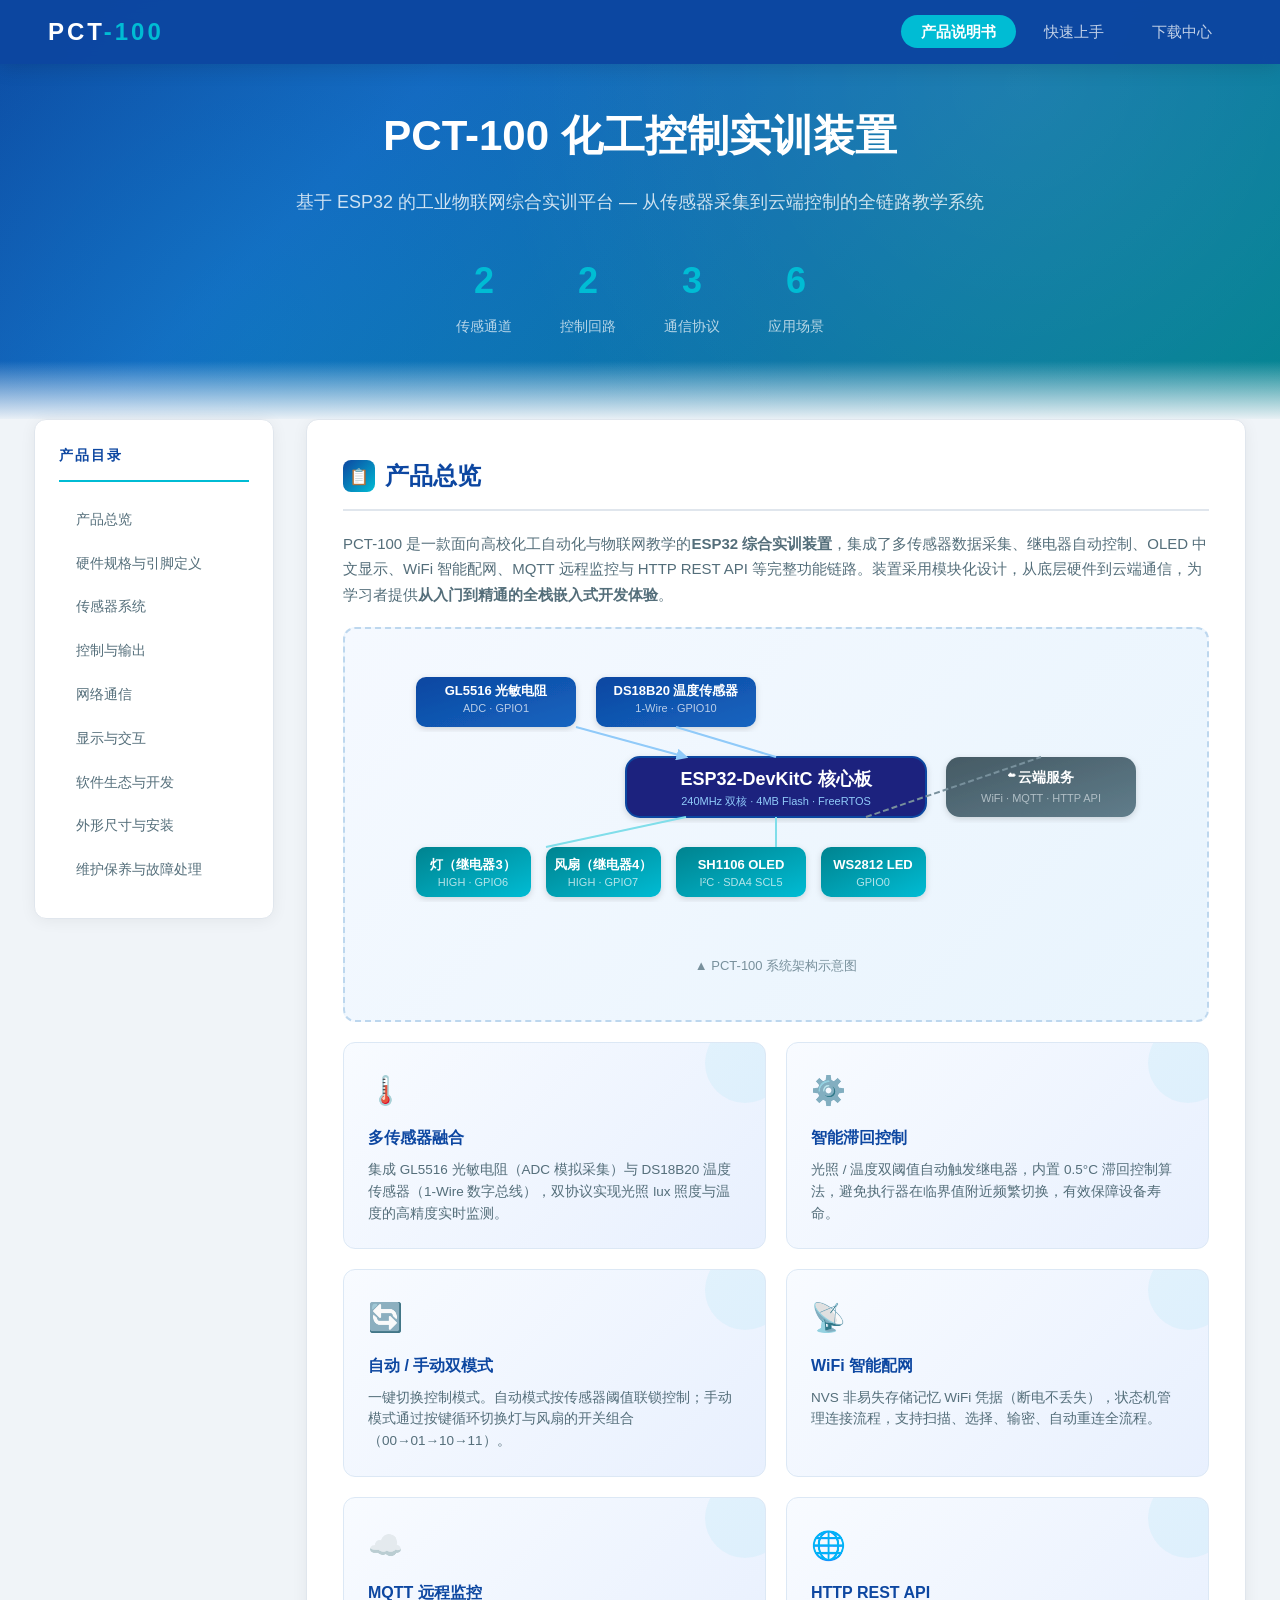
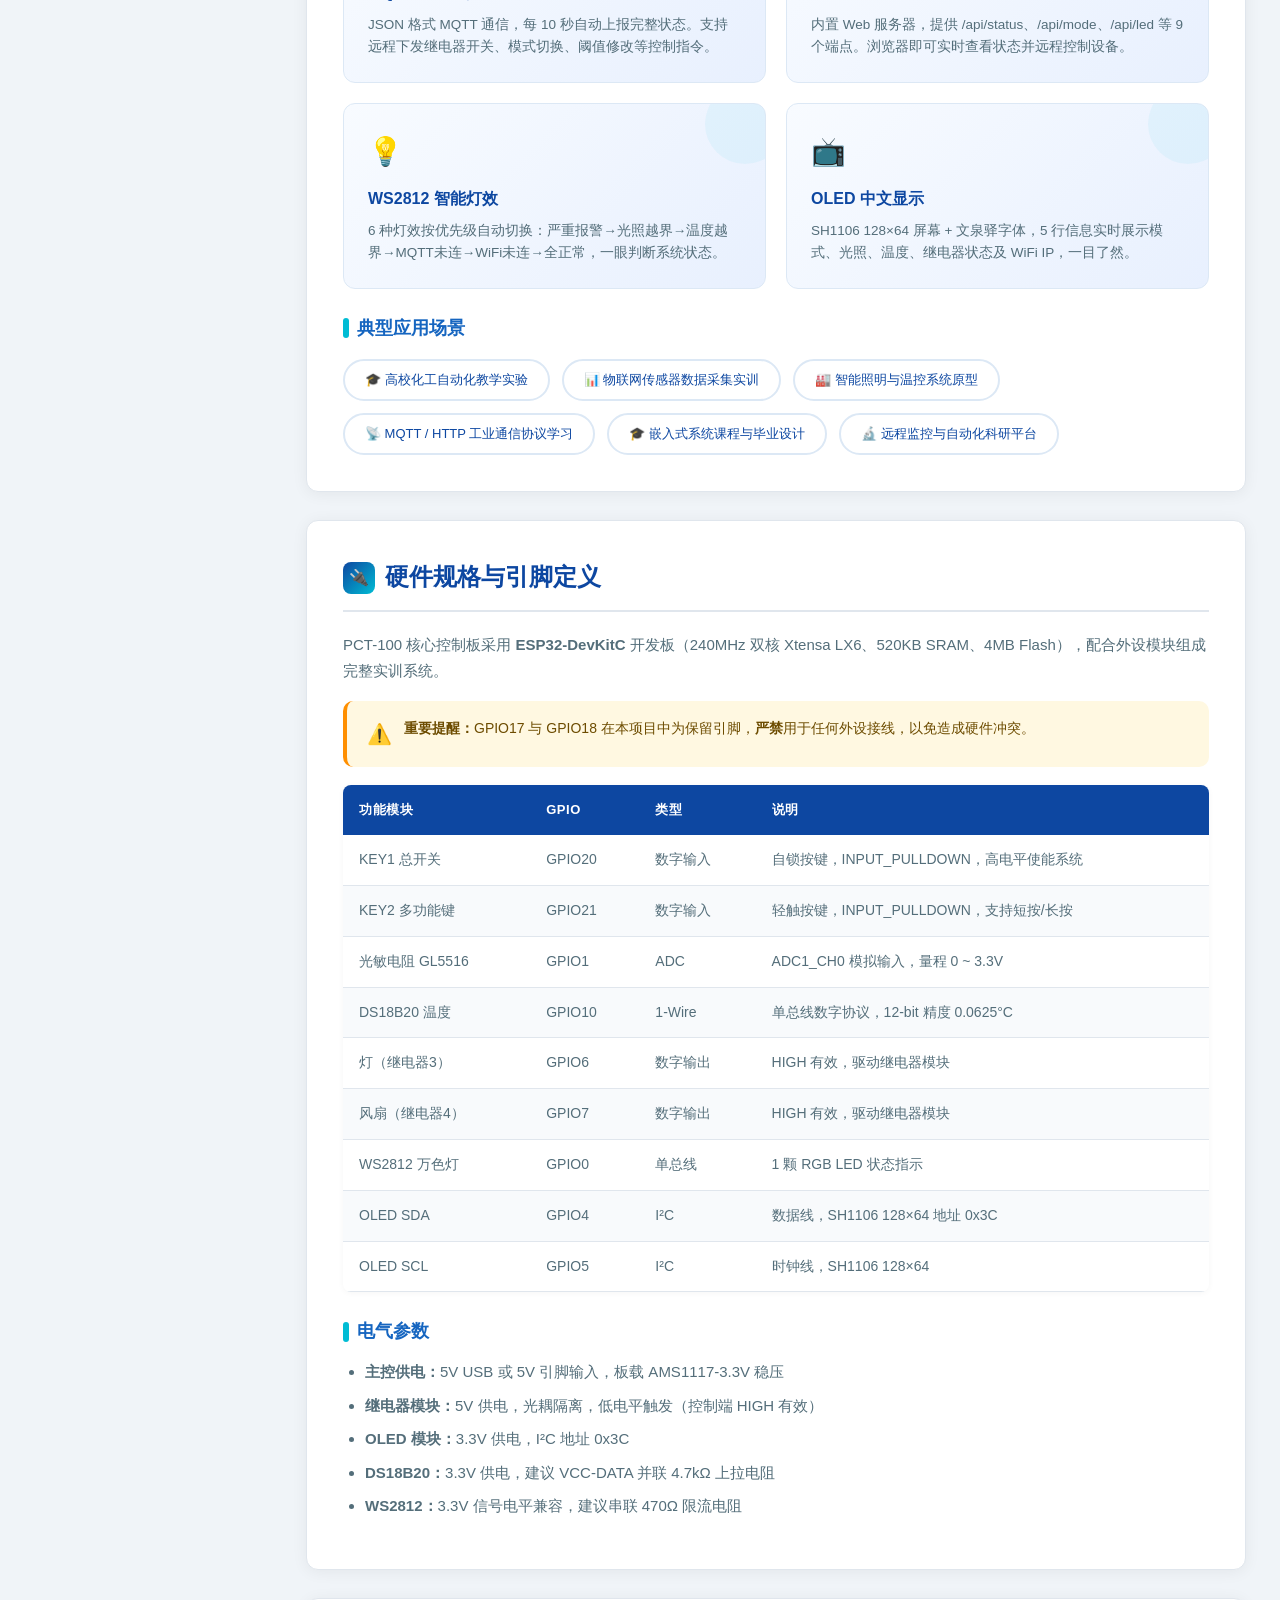
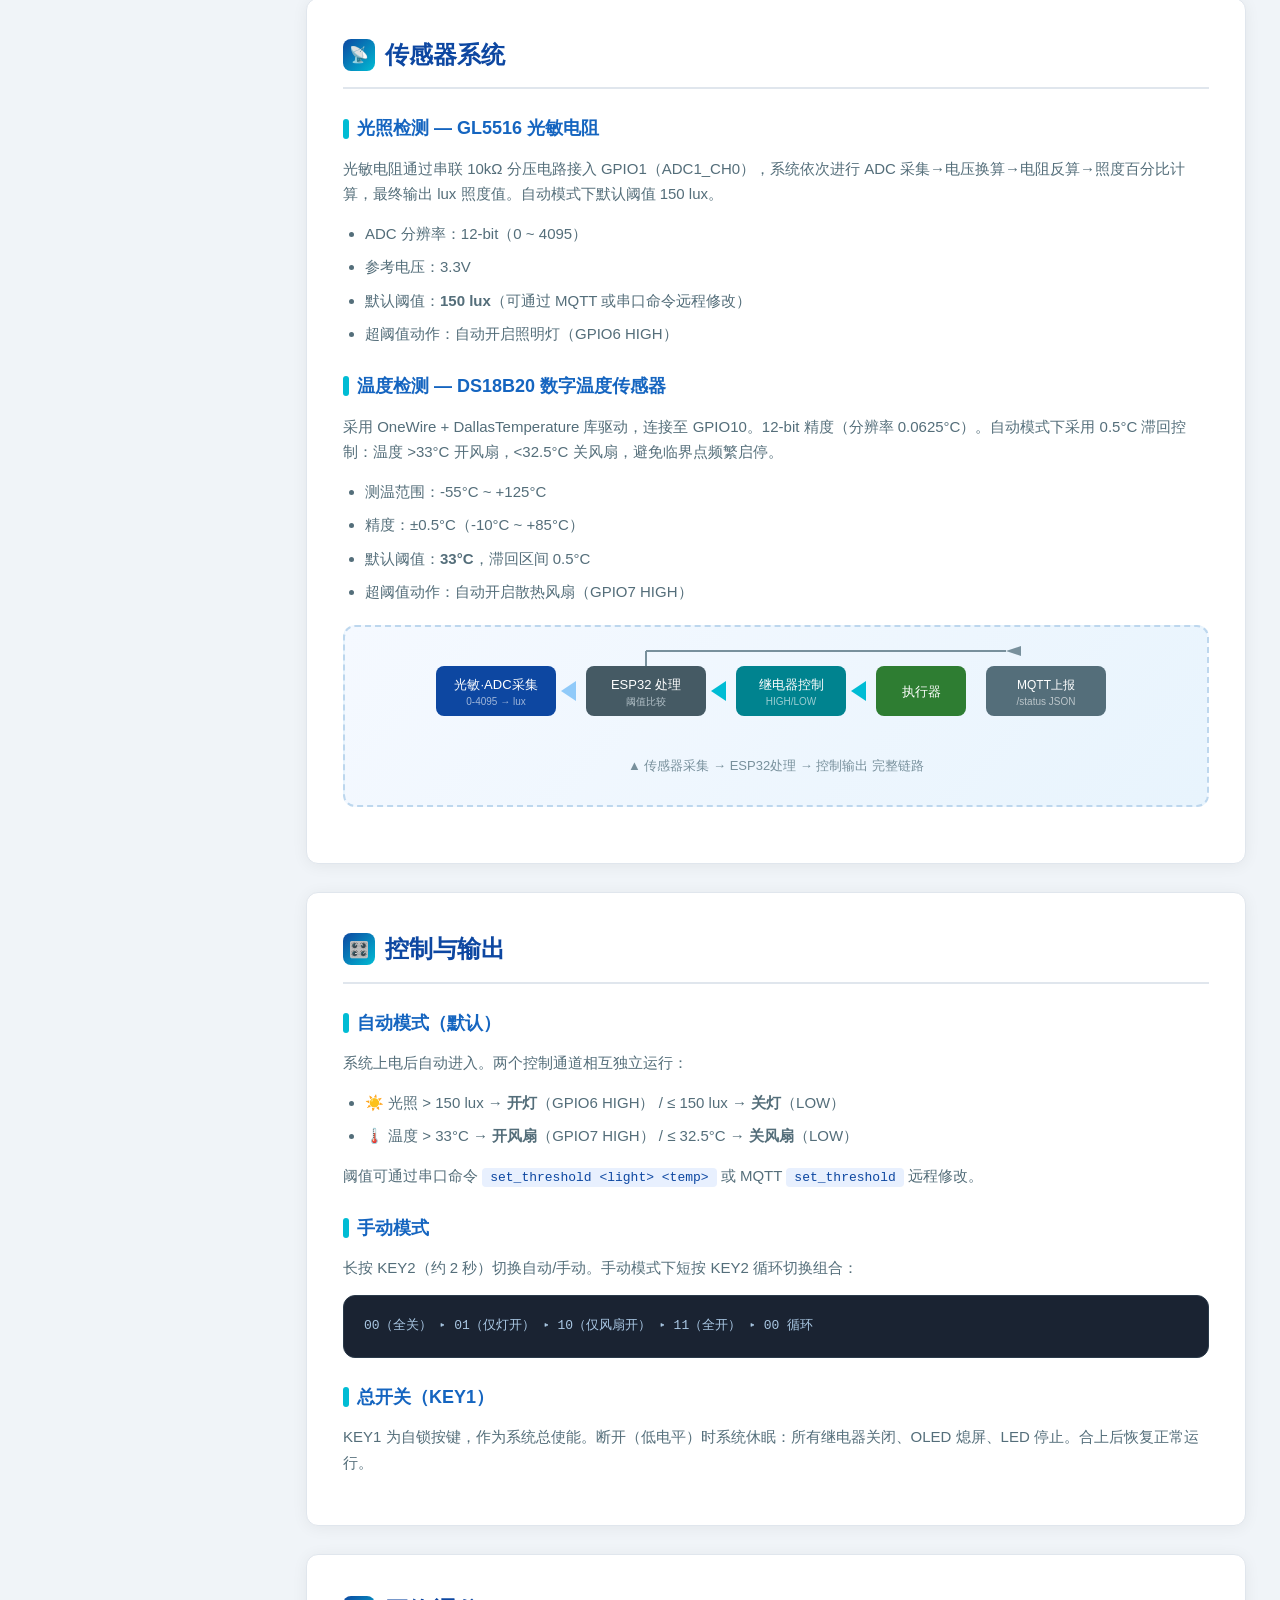
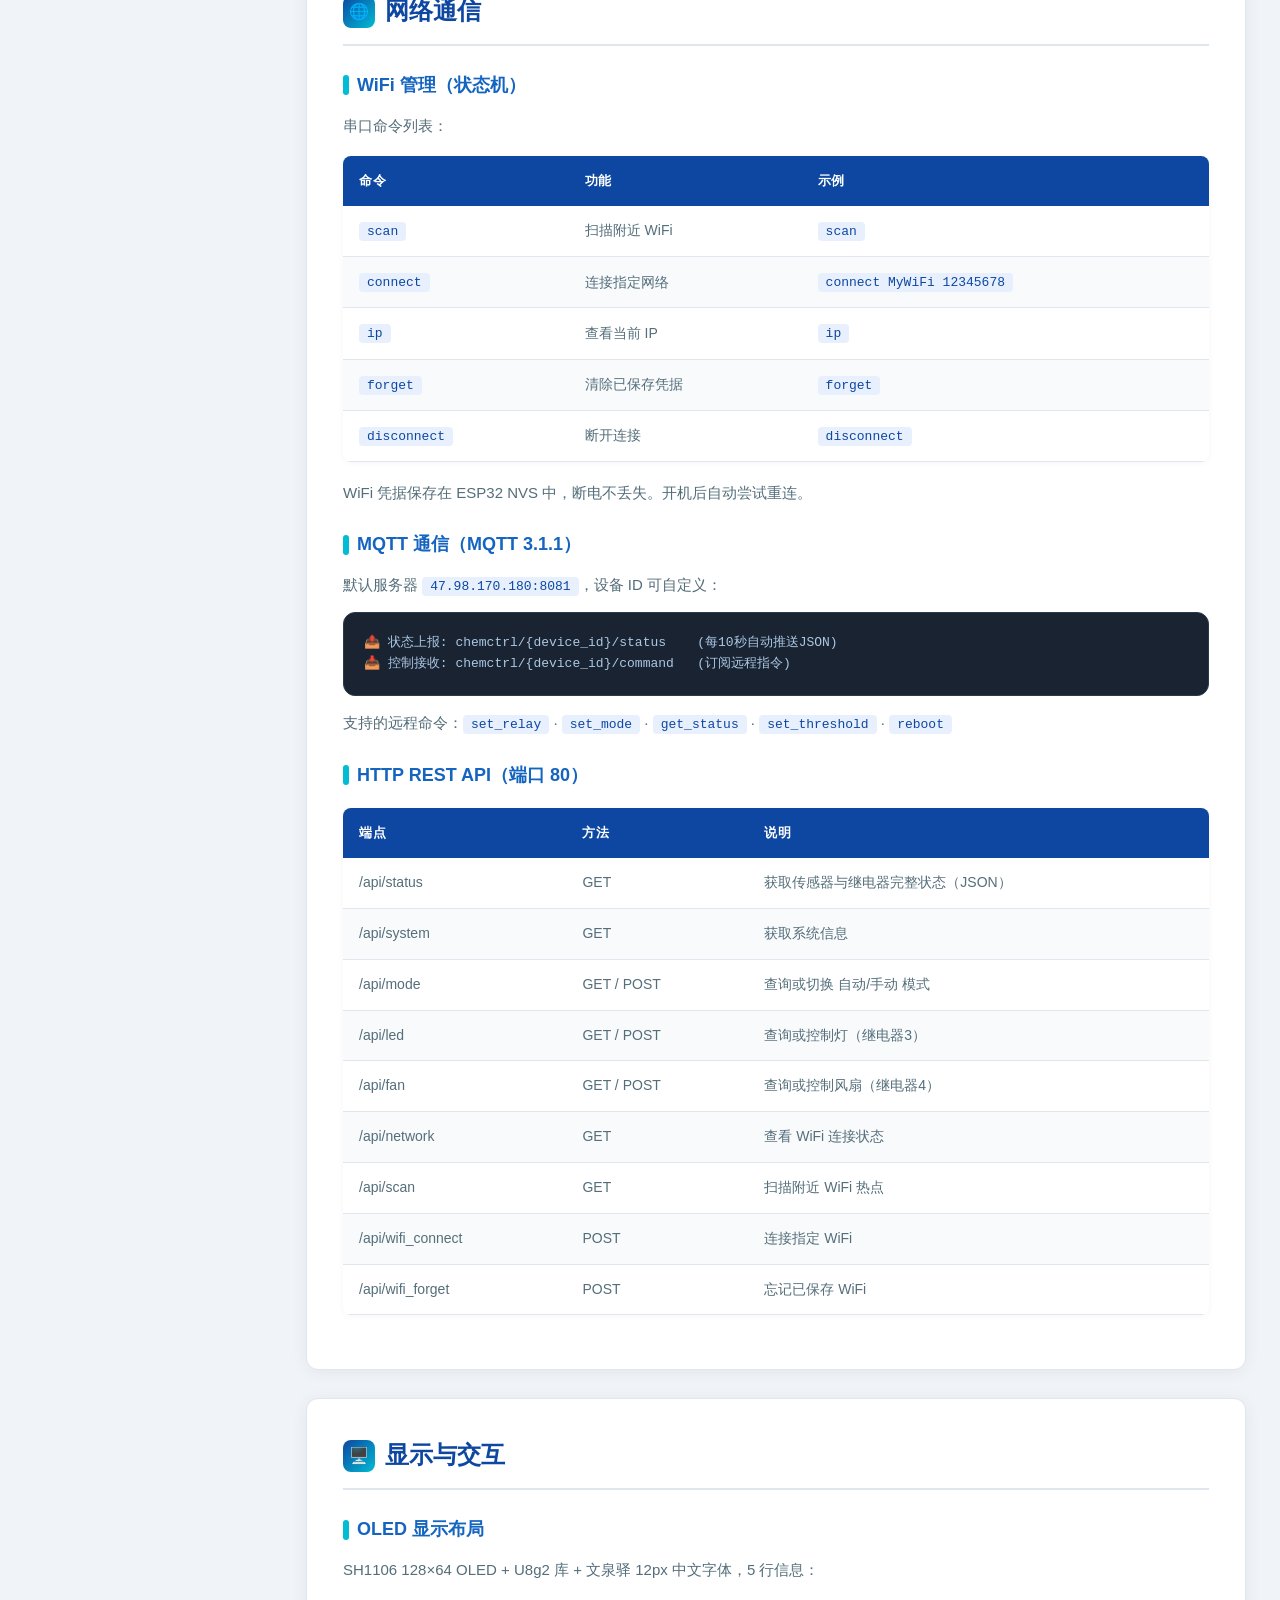
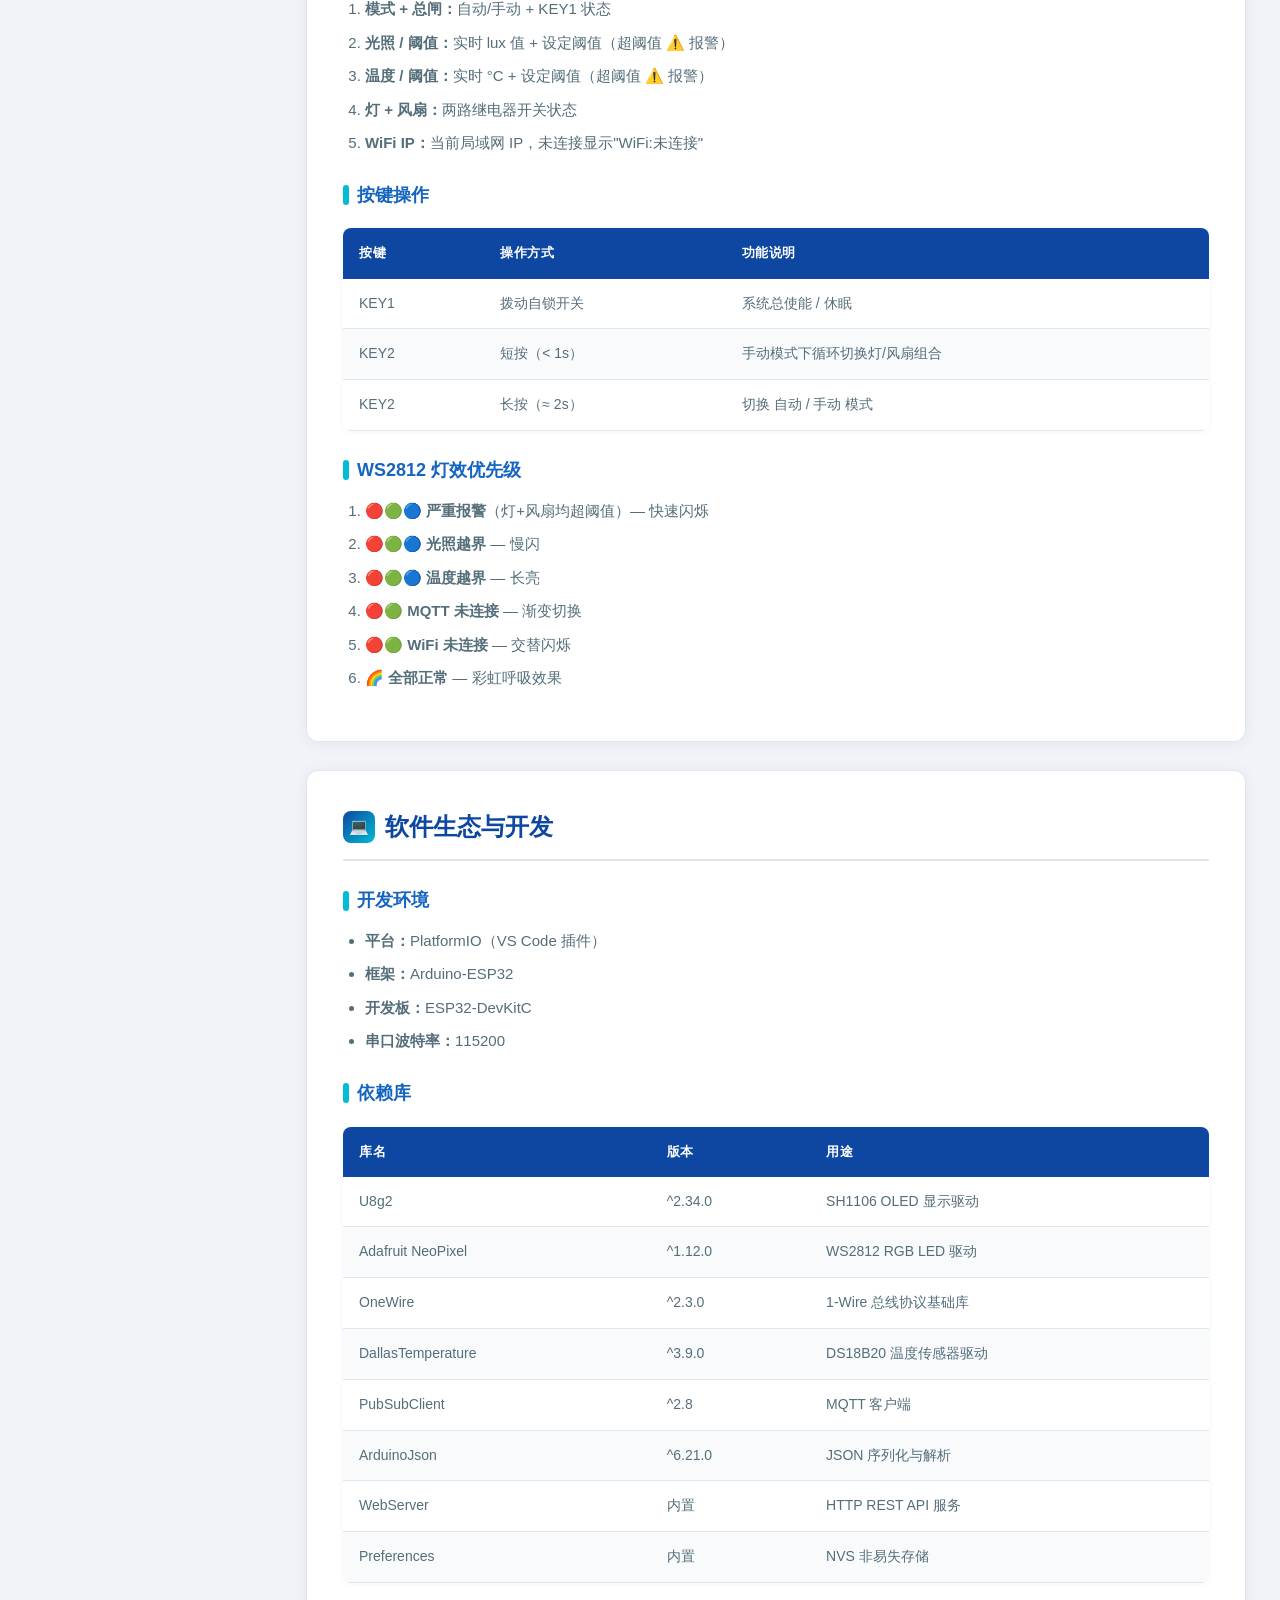
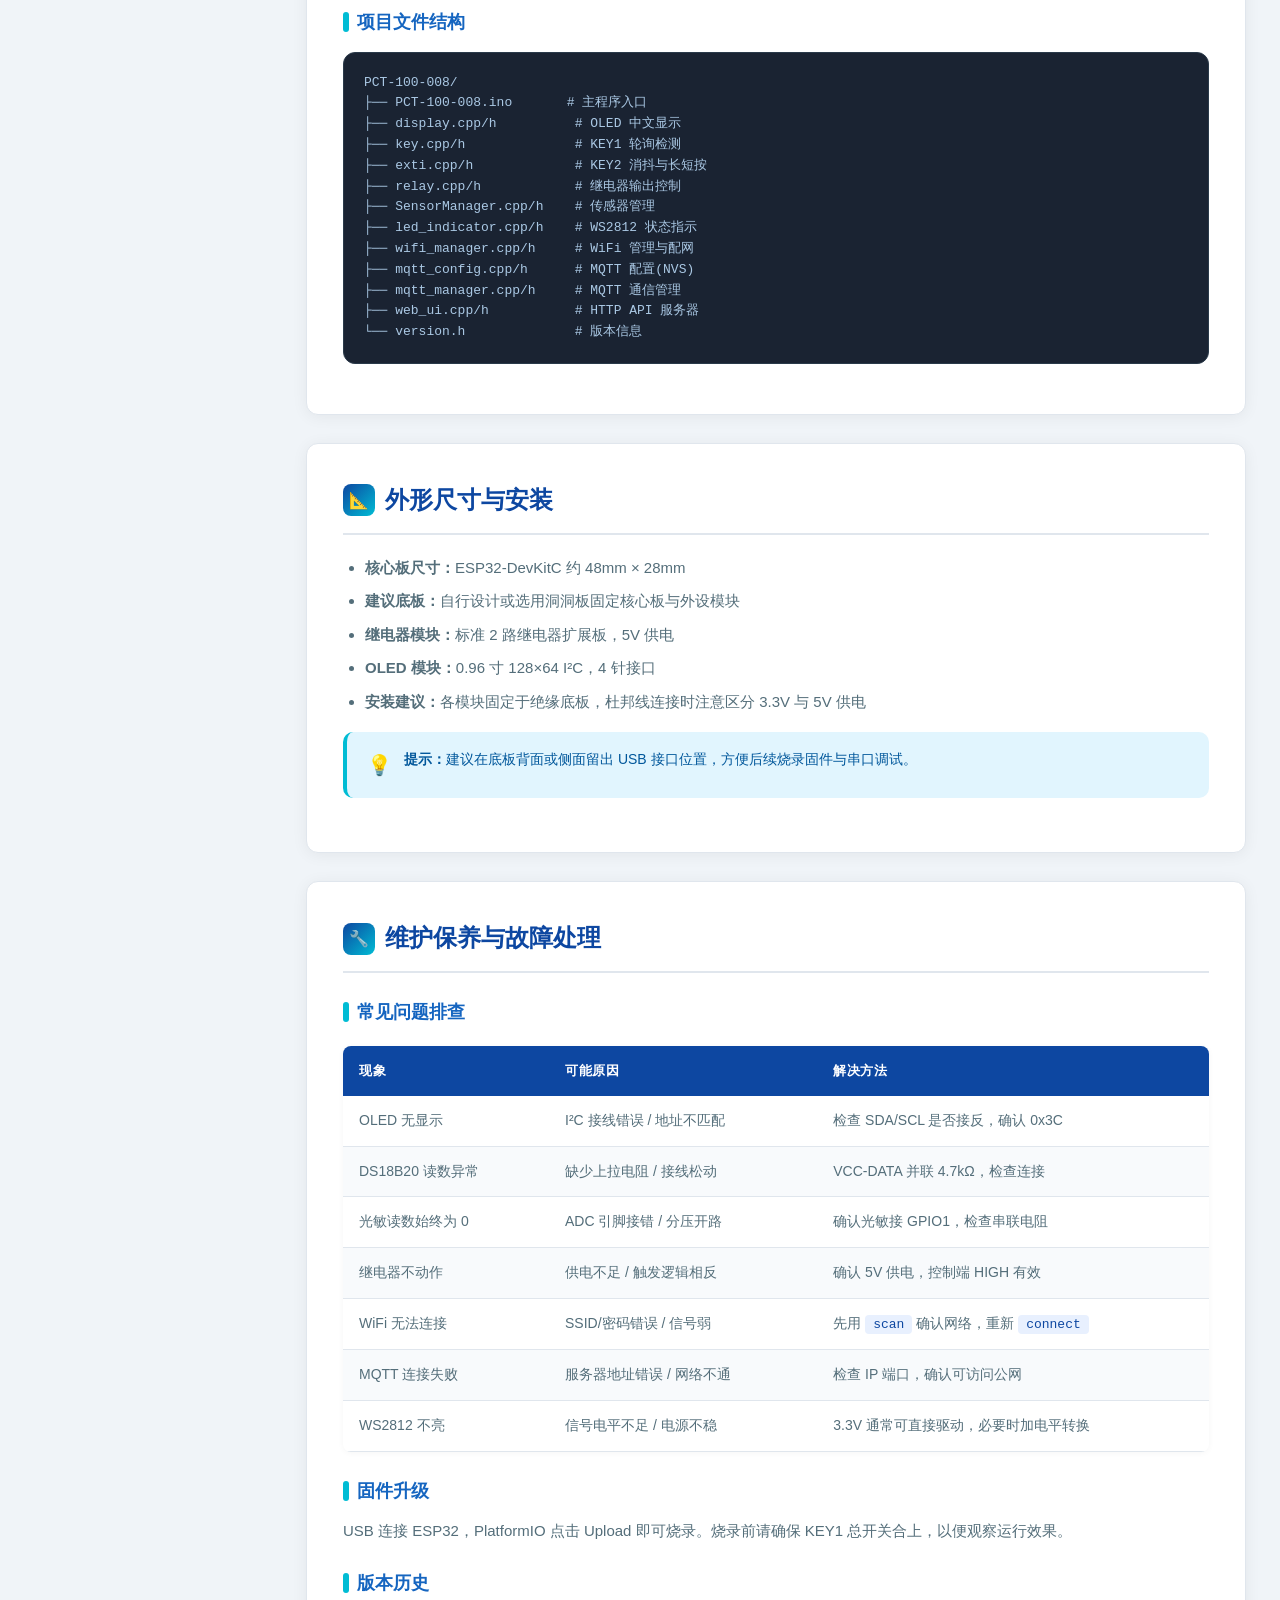
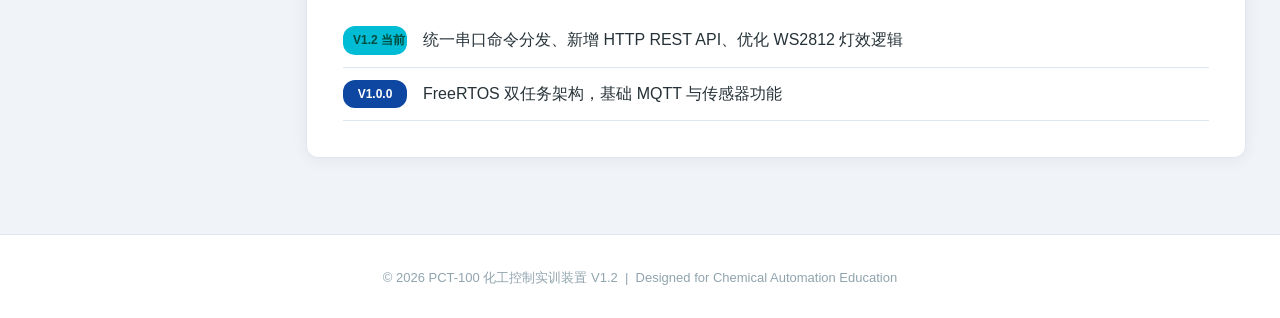
<file: index.html>
<!DOCTYPE html>
<html lang="zh-CN">
<head>
  <meta charset="UTF-8">
  <meta name="viewport" content="width=device-width, initial-scale=1.0">
  <title>PCT-100 化工控制实训装置 - 产品说明书</title>
  <link rel="stylesheet" href="css/style.css">
</head>
<body>

  <!-- 顶部导航 -->
  <nav class="top-nav">
    <div class="logo">PCT<span>-100</span></div>
    <ul>
      <li><a href="index.html" class="active">产品说明书</a></li>
      <li><a href="guide.html">快速上手</a></li>
      <li><a href="downloads.html">下载中心</a></li>
    </ul>
  </nav>

  <!-- Hero 横幅 -->
  <header class="hero">
    <h1>PCT-100 化工控制实训装置</h1>
    <p class="hero-subtitle">基于 ESP32 的工业物联网综合实训平台 — 从传感器采集到云端控制的全链路教学系统</p>
    <div class="hero-stats">
      <div class="hero-stat"><div class="num">2</div><div class="label">传感通道</div></div>
      <div class="hero-stat"><div class="num">2</div><div class="label">控制回路</div></div>
      <div class="hero-stat"><div class="num">3</div><div class="label">通信协议</div></div>
      <div class="hero-stat"><div class="num">6</div><div class="label">应用场景</div></div>
    </div>
  </header>

  <!-- 主体 -->
  <div class="main-container">
    <!-- 左侧锚点菜单 -->
    <aside class="sidebar">
      <h3>产品目录</h3>
      <ul>
        <li><a href="#overview">产品总览</a></li>
        <li><a href="#hardware">硬件规格与引脚定义</a></li>
        <li><a href="#sensor">传感器系统</a></li>
        <li><a href="#control">控制与输出</a></li>
        <li><a href="#network">网络通信</a></li>
        <li><a href="#display">显示与交互</a></li>
        <li><a href="#software">软件生态与开发</a></li>
        <li><a href="#specs">外形尺寸与安装</a></li>
        <li><a href="#maintenance">维护保养与故障处理</a></li>
      </ul>
    </aside>

    <!-- 右侧内容 -->
    <main class="content">

      <!-- 产品总览 -->
      <section id="overview">
        <h2><span class="section-icon">📋</span> 产品总览</h2>
        <p>PCT-100 是一款面向高校化工自动化与物联网教学的<strong>ESP32 综合实训装置</strong>，集成了多传感器数据采集、继电器自动控制、OLED 中文显示、WiFi 智能配网、MQTT 远程监控与 HTTP REST API 等完整功能链路。装置采用模块化设计，从底层硬件到云端通信，为学习者提供<strong>从入门到精通的全栈嵌入式开发体验</strong>。</p>

        <!-- 系统架构图 -->
        <div class="arch-diagram">
          <svg width="780" height="280" viewBox="0 0 780 280" xmlns="http://www.w3.org/2000/svg">
            <defs>
              <linearGradient id="gSensor" x1="0" y1="0" x2="1" y2="1"><stop offset="0%" stop-color="#0d47a1"/><stop offset="100%" stop-color="#1565c0"/></linearGradient>
              <linearGradient id="gControl" x1="0" y1="0" x2="1" y2="1"><stop offset="0%" stop-color="#00838f"/><stop offset="100%" stop-color="#00bcd4"/></linearGradient>
              <linearGradient id="gCloud" x1="0" y1="0" x2="1" y2="1"><stop offset="0%" stop-color="#455a64"/><stop offset="100%" stop-color="#607d8b"/></linearGradient>
              <filter id="shadow"><feDropShadow dx="0" dy="2" stdDeviation="3" flood-opacity="0.15"/></filter>
            </defs>
            <!-- 传感器层 -->
            <rect x="30" y="20" width="160" height="50" rx="10" fill="url(#gSensor)" filter="url(#shadow)"/>
            <text x="110" y="38" text-anchor="middle" fill="#fff" font-size="13" font-weight="bold">GL5516 光敏电阻</text>
            <text x="110" y="55" text-anchor="middle" fill="rgba(255,255,255,0.7)" font-size="11">ADC · GPIO1</text>

            <rect x="210" y="20" width="160" height="50" rx="10" fill="url(#gSensor)" filter="url(#shadow)"/>
            <text x="290" y="38" text-anchor="middle" fill="#fff" font-size="13" font-weight="bold">DS18B20 温度传感器</text>
            <text x="290" y="55" text-anchor="middle" fill="rgba(255,255,255,0.7)" font-size="11">1-Wire · GPIO10</text>

            <!-- 核心 ESP32 -->
            <rect x="240" y="100" width="300" height="60" rx="14" fill="#1a237e" stroke="#0d47a1" stroke-width="2" filter="url(#shadow)"/>
            <text x="390" y="128" text-anchor="middle" fill="#fff" font-size="18" font-weight="800">ESP32-DevKitC 核心板</text>
            <text x="390" y="148" text-anchor="middle" fill="#90caf9" font-size="11">240MHz 双核 · 4MB Flash · FreeRTOS</text>

            <!-- 控制层 -->
            <rect x="30" y="190" width="115" height="50" rx="10" fill="url(#gControl)" filter="url(#shadow)"/>
            <text x="87" y="212" text-anchor="middle" fill="#fff" font-size="13" font-weight="bold">灯（继电器3）</text>
            <text x="87" y="229" text-anchor="middle" fill="rgba(255,255,255,0.7)" font-size="11">HIGH · GPIO6</text>

            <rect x="160" y="190" width="115" height="50" rx="10" fill="url(#gControl)" filter="url(#shadow)"/>
            <text x="217" y="212" text-anchor="middle" fill="#fff" font-size="13" font-weight="bold">风扇（继电器4）</text>
            <text x="217" y="229" text-anchor="middle" fill="rgba(255,255,255,0.7)" font-size="11">HIGH · GPIO7</text>

            <rect x="290" y="190" width="130" height="50" rx="10" fill="url(#gControl)" filter="url(#shadow)"/>
            <text x="355" y="212" text-anchor="middle" fill="#fff" font-size="13" font-weight="bold">SH1106 OLED</text>
            <text x="355" y="229" text-anchor="middle" fill="rgba(255,255,255,0.7)" font-size="11">I²C · SDA4 SCL5</text>

            <rect x="435" y="190" width="105" height="50" rx="10" fill="url(#gControl)" filter="url(#shadow)"/>
            <text x="487" y="212" text-anchor="middle" fill="#fff" font-size="13" font-weight="bold">WS2812 LED</text>
            <text x="487" y="229" text-anchor="middle" fill="rgba(255,255,255,0.7)" font-size="11">GPIO0</text>

            <!-- 云端 -->
            <rect x="560" y="100" width="190" height="60" rx="14" fill="url(#gCloud)" filter="url(#shadow)"/>
            <text x="655" y="125" text-anchor="middle" fill="#fff" font-size="14" font-weight="bold">☁ 云端服务</text>
            <text x="655" y="145" text-anchor="middle" fill="#b0bec5" font-size="11">WiFi · MQTT · HTTP API</text>

            <!-- 连线箭头 -->
            <line x1="190" y1="70" x2="300" y2="100" stroke="#90caf9" stroke-width="2" marker-end="url(#arrowBlue)"/>
            <line x1="290" y1="70" x2="390" y2="100" stroke="#90caf9" stroke-width="2"/>
            <line x1="390" y1="160" x2="390" y2="190" stroke="#80deea" stroke-width="2"/>
            <line x1="300" y1="160" x2="160" y2="190" stroke="#80deea" stroke-width="2"/>
            <line x1="480" y1="160" x2="655" y2="100" stroke="#78909c" stroke-width="2" stroke-dasharray="6,3"/>
            <defs>
              <marker id="arrowBlue" viewBox="0 0 10 10" refX="8" refY="5" markerWidth="6" markerHeight="6" orient="auto"><path d="M0,0 L10,5 L0,10 Z" fill="#90caf9"/></marker>
            </defs>
          </svg>
          <p style="margin-top:10px; color: #78909c; font-size: 13px;">▲ PCT-100 系统架构示意图</p>
        </div>

        <div class="highlights-grid">
          <div class="highlight-card">
            <div class="hl-icon">🌡️</div>
            <h4>多传感器融合</h4>
            <p>集成 GL5516 光敏电阻（ADC 模拟采集）与 DS18B20 温度传感器（1-Wire 数字总线），双协议实现光照 lux 照度与温度的高精度实时监测。</p>
          </div>
          <div class="highlight-card">
            <div class="hl-icon">⚙️</div>
            <h4>智能滞回控制</h4>
            <p>光照 / 温度双阈值自动触发继电器，内置 0.5°C 滞回控制算法，避免执行器在临界值附近频繁切换，有效保障设备寿命。</p>
          </div>
          <div class="highlight-card">
            <div class="hl-icon">🔄</div>
            <h4>自动 / 手动双模式</h4>
            <p>一键切换控制模式。自动模式按传感器阈值联锁控制；手动模式通过按键循环切换灯与风扇的开关组合（00→01→10→11）。</p>
          </div>
          <div class="highlight-card">
            <div class="hl-icon">📡</div>
            <h4>WiFi 智能配网</h4>
            <p>NVS 非易失存储记忆 WiFi 凭据（断电不丢失），状态机管理连接流程，支持扫描、选择、输密、自动重连全流程。</p>
          </div>
          <div class="highlight-card">
            <div class="hl-icon">☁️</div>
            <h4>MQTT 远程监控</h4>
            <p>JSON 格式 MQTT 通信，每 10 秒自动上报完整状态。支持远程下发继电器开关、模式切换、阈值修改等控制指令。</p>
          </div>
          <div class="highlight-card">
            <div class="hl-icon">🌐</div>
            <h4>HTTP REST API</h4>
            <p>内置 Web 服务器，提供 /api/status、/api/mode、/api/led 等 9 个端点。浏览器即可实时查看状态并远程控制设备。</p>
          </div>
          <div class="highlight-card">
            <div class="hl-icon">💡</div>
            <h4>WS2812 智能灯效</h4>
            <p>6 种灯效按优先级自动切换：严重报警→光照越界→温度越界→MQTT未连→WiFi未连→全正常，一眼判断系统状态。</p>
          </div>
          <div class="highlight-card">
            <div class="hl-icon">📺</div>
            <h4>OLED 中文显示</h4>
            <p>SH1106 128×64 屏幕 + 文泉驿字体，5 行信息实时展示模式、光照、温度、继电器状态及 WiFi IP，一目了然。</p>
          </div>
        </div>

        <h3>典型应用场景</h3>
        <div class="scenarios-bar">
          <span class="scenario-tag">🎓 高校化工自动化教学实验</span>
          <span class="scenario-tag">📊 物联网传感器数据采集实训</span>
          <span class="scenario-tag">🏭 智能照明与温控系统原型</span>
          <span class="scenario-tag">📡 MQTT / HTTP 工业通信协议学习</span>
          <span class="scenario-tag">🎓 嵌入式系统课程与毕业设计</span>
          <span class="scenario-tag">🔬 远程监控与自动化科研平台</span>
        </div>
      </section>

      <!-- 硬件规格与引脚定义 -->
      <section id="hardware">
        <h2><span class="section-icon">🔌</span> 硬件规格与引脚定义</h2>
        <p>PCT-100 核心控制板采用 <strong>ESP32-DevKitC</strong> 开发板（240MHz 双核 Xtensa LX6、520KB SRAM、4MB Flash），配合外设模块组成完整实训系统。</p>

        <div class="warning-box">
          <div><strong>重要提醒：</strong>GPIO17 与 GPIO18 在本项目中为保留引脚，<strong>严禁</strong>用于任何外设接线，以免造成硬件冲突。</div>
        </div>

        <table class="data-table">
          <thead>
            <tr><th>功能模块</th><th>GPIO</th><th>类型</th><th>说明</th></tr>
          </thead>
          <tbody>
            <tr><td>KEY1 总开关</td><td>GPIO20</td><td>数字输入</td><td>自锁按键，INPUT_PULLDOWN，高电平使能系统</td></tr>
            <tr><td>KEY2 多功能键</td><td>GPIO21</td><td>数字输入</td><td>轻触按键，INPUT_PULLDOWN，支持短按/长按</td></tr>
            <tr><td>光敏电阻 GL5516</td><td>GPIO1</td><td>ADC</td><td>ADC1_CH0 模拟输入，量程 0 ~ 3.3V</td></tr>
            <tr><td>DS18B20 温度</td><td>GPIO10</td><td>1-Wire</td><td>单总线数字协议，12-bit 精度 0.0625°C</td></tr>
            <tr><td>灯（继电器3）</td><td>GPIO6</td><td>数字输出</td><td>HIGH 有效，驱动继电器模块</td></tr>
            <tr><td>风扇（继电器4）</td><td>GPIO7</td><td>数字输出</td><td>HIGH 有效，驱动继电器模块</td></tr>
            <tr><td>WS2812 万色灯</td><td>GPIO0</td><td>单总线</td><td>1 颗 RGB LED 状态指示</td></tr>
            <tr><td>OLED SDA</td><td>GPIO4</td><td>I²C</td><td>数据线，SH1106 128×64 地址 0x3C</td></tr>
            <tr><td>OLED SCL</td><td>GPIO5</td><td>I²C</td><td>时钟线，SH1106 128×64</td></tr>
          </tbody>
        </table>

        <h3>电气参数</h3>
        <ul>
          <li><strong>主控供电：</strong>5V USB 或 5V 引脚输入，板载 AMS1117-3.3V 稳压</li>
          <li><strong>继电器模块：</strong>5V 供电，光耦隔离，低电平触发（控制端 HIGH 有效）</li>
          <li><strong>OLED 模块：</strong>3.3V 供电，I²C 地址 0x3C</li>
          <li><strong>DS18B20：</strong>3.3V 供电，建议 VCC-DATA 并联 4.7kΩ 上拉电阻</li>
          <li><strong>WS2812：</strong>3.3V 信号电平兼容，建议串联 470Ω 限流电阻</li>
        </ul>
      </section>

      <!-- 传感器系统 -->
      <section id="sensor">
        <h2><span class="section-icon">📡</span> 传感器系统</h2>

        <h3>光照检测 — GL5516 光敏电阻</h3>
        <p>光敏电阻通过串联 10kΩ 分压电路接入 GPIO1（ADC1_CH0），系统依次进行 ADC 采集→电压换算→电阻反算→照度百分比计算，最终输出 lux 照度值。自动模式下默认阈值 150 lux。</p>
        <ul>
          <li>ADC 分辨率：12-bit（0 ~ 4095）</li>
          <li>参考电压：3.3V</li>
          <li>默认阈值：<strong>150 lux</strong>（可通过 MQTT 或串口命令远程修改）</li>
          <li>超阈值动作：自动开启照明灯（GPIO6 HIGH）</li>
        </ul>

        <h3>温度检测 — DS18B20 数字温度传感器</h3>
        <p>采用 OneWire + DallasTemperature 库驱动，连接至 GPIO10。12-bit 精度（分辨率 0.0625°C）。自动模式下采用 0.5°C 滞回控制：温度 &gt;33°C 开风扇，&lt;32.5°C 关风扇，避免临界点频繁启停。</p>
        <ul>
          <li>测温范围：-55°C ~ +125°C</li>
          <li>精度：±0.5°C（-10°C ~ +85°C）</li>
          <li>默认阈值：<strong>33°C</strong>，滞回区间 0.5°C</li>
          <li>超阈值动作：自动开启散热风扇（GPIO7 HIGH）</li>
        </ul>

        <!-- 传感器数据流示意 -->
        <div class="arch-diagram" style="padding:14px 20px;">
          <svg width="700" height="100" viewBox="0 0 700 100" xmlns="http://www.w3.org/2000/svg">
            <!-- 传感器 -->
            <rect x="10" y="25" width="120" height="50" rx="8" fill="#0d47a1"/>
            <text x="70" y="48" text-anchor="middle" fill="#fff" font-size="13">光敏·ADC采集</text>
            <text x="70" y="64" text-anchor="middle" fill="rgba(255,255,255,0.6)" font-size="10">0-4095 → lux</text>
            
            <!-- 箭头1 -->
            <polygon points="135,50 150,40 150,60" fill="#90caf9"/>
            
            <!-- ESP32处理 -->
            <rect x="160" y="25" width="120" height="50" rx="8" fill="#455a64"/>
            <text x="220" y="48" text-anchor="middle" fill="#fff" font-size="13">ESP32 处理</text>
            <text x="220" y="64" text-anchor="middle" fill="#b0bec5" font-size="10">阈值比较</text>
            
            <!-- 箭头2 -->
            <polygon points="285,50 300,40 300,60" fill="#00bcd4"/>
            
            <!-- 继电器控制 -->
            <rect x="310" y="25" width="110" height="50" rx="8" fill="#00838f"/>
            <text x="365" y="48" text-anchor="middle" fill="#fff" font-size="13">继电器控制</text>
            <text x="365" y="64" text-anchor="middle" fill="rgba(255,255,255,0.6)" font-size="10">HIGH/LOW</text>
            
            <!-- 箭头3 -->
            <polygon points="425,50 440,40 440,60" fill="#00bcd4"/>
            
            <!-- 执行器 -->
            <rect x="450" y="25" width="90" height="50" rx="8" fill="#2e7d32"/>
            <text x="495" y="55" text-anchor="middle" fill="#fff" font-size="13">执行器</text>
            
            <!-- 箭头4（MQTT分支） -->
            <line x1="220" y1="25" x2="220" y2="10" stroke="#78909c" stroke-width="2"/>
            <line x1="220" y1="10" x2="580" y2="10" stroke="#78909c" stroke-width="2"/>
            <polygon points="580,10 595,5 595,15" fill="#78909c"/>
            
            <!-- MQTT上报 -->
            <rect x="560" y="25" width="120" height="50" rx="8" fill="#546e7a"/>
            <text x="620" y="48" text-anchor="middle" fill="#fff" font-size="12">MQTT上报</text>
            <text x="620" y="64" text-anchor="middle" fill="rgba(255,255,255,0.6)" font-size="10">/status JSON</text>
          </svg>
          <p style="margin-top:6px; color:#78909c; font-size:13px;">▲ 传感器采集 → ESP32处理 → 控制输出 完整链路</p>
        </div>
      </section>

      <!-- 控制与输出 -->
      <section id="control">
        <h2><span class="section-icon">🎛️</span> 控制与输出</h2>

        <h3>自动模式（默认）</h3>
        <p>系统上电后自动进入。两个控制通道相互独立运行：</p>
        <ul>
          <li>☀️ 光照 &gt; 150 lux → <strong>开灯</strong>（GPIO6 HIGH） / ≤ 150 lux → <strong>关灯</strong>（LOW）</li>
          <li>🌡️ 温度 &gt; 33°C → <strong>开风扇</strong>（GPIO7 HIGH） / ≤ 32.5°C → <strong>关风扇</strong>（LOW）</li>
        </ul>
        <p>阈值可通过串口命令 <code>set_threshold &lt;light&gt; &lt;temp&gt;</code> 或 MQTT <code>set_threshold</code> 远程修改。</p>

        <h3>手动模式</h3>
        <p>长按 KEY2（约 2 秒）切换自动/手动。手动模式下短按 KEY2 循环切换组合：</p>
        <pre>00（全关） ▸ 01（仅灯开） ▸ 10（仅风扇开） ▸ 11（全开） ▸ 00 循环</pre>

        <h3>总开关（KEY1）</h3>
        <p>KEY1 为自锁按键，作为系统总使能。断开（低电平）时系统休眠：所有继电器关闭、OLED 熄屏、LED 停止。合上后恢复正常运行。</p>
      </section>

      <!-- 网络通信 -->
      <section id="network">
        <h2><span class="section-icon">🌐</span> 网络通信</h2>

        <h3>WiFi 管理（状态机）</h3>
        <p>串口命令列表：</p>
        <table class="data-table">
          <thead><tr><th>命令</th><th>功能</th><th>示例</th></tr></thead>
          <tbody>
            <tr><td><code>scan</code></td><td>扫描附近 WiFi</td><td><code>scan</code></td></tr>
            <tr><td><code>connect</code></td><td>连接指定网络</td><td><code>connect MyWiFi 12345678</code></td></tr>
            <tr><td><code>ip</code></td><td>查看当前 IP</td><td><code>ip</code></td></tr>
            <tr><td><code>forget</code></td><td>清除已保存凭据</td><td><code>forget</code></td></tr>
            <tr><td><code>disconnect</code></td><td>断开连接</td><td><code>disconnect</code></td></tr>
          </tbody>
        </table>
        <p>WiFi 凭据保存在 ESP32 NVS 中，断电不丢失。开机后自动尝试重连。</p>

        <h3>MQTT 通信（MQTT 3.1.1）</h3>
        <p>默认服务器 <code>47.98.170.180:8081</code>，设备 ID 可自定义：</p>
        <pre>
📤 状态上报: chemctrl/{device_id}/status    (每10秒自动推送JSON)
📥 控制接收: chemctrl/{device_id}/command   (订阅远程指令)</pre>
        <p>支持的远程命令：<code>set_relay</code> · <code>set_mode</code> · <code>get_status</code> · <code>set_threshold</code> · <code>reboot</code></p>

        <h3>HTTP REST API（端口 80）</h3>
        <table class="data-table">
          <thead><tr><th>端点</th><th>方法</th><th>说明</th></tr></thead>
          <tbody>
            <tr><td>/api/status</td><td>GET</td><td>获取传感器与继电器完整状态（JSON）</td></tr>
            <tr><td>/api/system</td><td>GET</td><td>获取系统信息</td></tr>
            <tr><td>/api/mode</td><td>GET / POST</td><td>查询或切换 自动/手动 模式</td></tr>
            <tr><td>/api/led</td><td>GET / POST</td><td>查询或控制灯（继电器3）</td></tr>
            <tr><td>/api/fan</td><td>GET / POST</td><td>查询或控制风扇（继电器4）</td></tr>
            <tr><td>/api/network</td><td>GET</td><td>查看 WiFi 连接状态</td></tr>
            <tr><td>/api/scan</td><td>GET</td><td>扫描附近 WiFi 热点</td></tr>
            <tr><td>/api/wifi_connect</td><td>POST</td><td>连接指定 WiFi</td></tr>
            <tr><td>/api/wifi_forget</td><td>POST</td><td>忘记已保存 WiFi</td></tr>
          </tbody>
        </table>
      </section>

      <!-- 显示与交互 -->
      <section id="display">
        <h2><span class="section-icon">🖥️</span> 显示与交互</h2>

        <h3>OLED 显示布局</h3>
        <p>SH1106 128×64 OLED + U8g2 库 + 文泉驿 12px 中文字体，5 行信息：</p>
        <ol>
          <li><strong>模式 + 总闸：</strong>自动/手动 + KEY1 状态</li>
          <li><strong>光照 / 阈值：</strong>实时 lux 值 + 设定阈值（超阈值 ⚠️ 报警）</li>
          <li><strong>温度 / 阈值：</strong>实时 °C + 设定阈值（超阈值 ⚠️ 报警）</li>
          <li><strong>灯 + 风扇：</strong>两路继电器开关状态</li>
          <li><strong>WiFi IP：</strong>当前局域网 IP，未连接显示"WiFi:未连接"</li>
        </ol>

        <h3>按键操作</h3>
        <table class="data-table">
          <thead><tr><th>按键</th><th>操作方式</th><th>功能说明</th></tr></thead>
          <tbody>
            <tr><td>KEY1</td><td>拨动自锁开关</td><td>系统总使能 / 休眠</td></tr>
            <tr><td>KEY2</td><td>短按（&lt; 1s）</td><td>手动模式下循环切换灯/风扇组合</td></tr>
            <tr><td>KEY2</td><td>长按（≈ 2s）</td><td>切换 自动 / 手动 模式</td></tr>
          </tbody>
        </table>

        <h3>WS2812 灯效优先级</h3>
        <ol>
          <li>🔴🟢🔵 <strong>严重报警</strong>（灯+风扇均超阈值）— 快速闪烁</li>
          <li>🔴🟢🔵 <strong>光照越界</strong> — 慢闪</li>
          <li>🔴🟢🔵 <strong>温度越界</strong> — 长亮</li>
          <li>🔴🟢 <strong>MQTT 未连接</strong> — 渐变切换</li>
          <li>🔴🟢 <strong>WiFi 未连接</strong> — 交替闪烁</li>
          <li>🌈 <strong>全部正常</strong> — 彩虹呼吸效果</li>
        </ol>
      </section>

      <!-- 软件生态 -->
      <section id="software">
        <h2><span class="section-icon">💻</span> 软件生态与开发</h2>

        <h3>开发环境</h3>
        <ul>
          <li><strong>平台：</strong>PlatformIO（VS Code 插件）</li>
          <li><strong>框架：</strong>Arduino-ESP32</li>
          <li><strong>开发板：</strong>ESP32-DevKitC</li>
          <li><strong>串口波特率：</strong>115200</li>
        </ul>

        <h3>依赖库</h3>
        <table class="data-table">
          <thead><tr><th>库名</th><th>版本</th><th>用途</th></tr></thead>
          <tbody>
            <tr><td>U8g2</td><td>^2.34.0</td><td>SH1106 OLED 显示驱动</td></tr>
            <tr><td>Adafruit NeoPixel</td><td>^1.12.0</td><td>WS2812 RGB LED 驱动</td></tr>
            <tr><td>OneWire</td><td>^2.3.0</td><td>1-Wire 总线协议基础库</td></tr>
            <tr><td>DallasTemperature</td><td>^3.9.0</td><td>DS18B20 温度传感器驱动</td></tr>
            <tr><td>PubSubClient</td><td>^2.8</td><td>MQTT 客户端</td></tr>
            <tr><td>ArduinoJson</td><td>^6.21.0</td><td>JSON 序列化与解析</td></tr>
            <tr><td>WebServer</td><td>内置</td><td>HTTP REST API 服务</td></tr>
            <tr><td>Preferences</td><td>内置</td><td>NVS 非易失存储</td></tr>
          </tbody>
        </table>

        <h3>项目文件结构</h3>
        <pre>
PCT-100-008/
├── PCT-100-008.ino       # 主程序入口
├── display.cpp/h          # OLED 中文显示
├── key.cpp/h              # KEY1 轮询检测
├── exti.cpp/h             # KEY2 消抖与长短按
├── relay.cpp/h            # 继电器输出控制
├── SensorManager.cpp/h    # 传感器管理
├── led_indicator.cpp/h    # WS2812 状态指示
├── wifi_manager.cpp/h     # WiFi 管理与配网
├── mqtt_config.cpp/h      # MQTT 配置(NVS)
├── mqtt_manager.cpp/h     # MQTT 通信管理
├── web_ui.cpp/h           # HTTP API 服务器
└── version.h              # 版本信息</pre>
      </section>

      <!-- 外形尺寸 -->
      <section id="specs">
        <h2><span class="section-icon">📐</span> 外形尺寸与安装</h2>
        <ul>
          <li><strong>核心板尺寸：</strong>ESP32-DevKitC 约 48mm × 28mm</li>
          <li><strong>建议底板：</strong>自行设计或选用洞洞板固定核心板与外设模块</li>
          <li><strong>继电器模块：</strong>标准 2 路继电器扩展板，5V 供电</li>
          <li><strong>OLED 模块：</strong>0.96 寸 128×64 I²C，4 针接口</li>
          <li><strong>安装建议：</strong>各模块固定于绝缘底板，杜邦线连接时注意区分 3.3V 与 5V 供电</li>
        </ul>
        <div class="info-box">
          <div><strong>提示：</strong>建议在底板背面或侧面留出 USB 接口位置，方便后续烧录固件与串口调试。</div>
        </div>
      </section>

      <!-- 维护保养 -->
      <section id="maintenance">
        <h2><span class="section-icon">🔧</span> 维护保养与故障处理</h2>

        <h3>常见问题排查</h3>
        <table class="data-table">
          <thead><tr><th>现象</th><th>可能原因</th><th>解决方法</th></tr></thead>
          <tbody>
            <tr><td>OLED 无显示</td><td>I²C 接线错误 / 地址不匹配</td><td>检查 SDA/SCL 是否接反，确认 0x3C</td></tr>
            <tr><td>DS18B20 读数异常</td><td>缺少上拉电阻 / 接线松动</td><td>VCC-DATA 并联 4.7kΩ，检查连接</td></tr>
            <tr><td>光敏读数始终为 0</td><td>ADC 引脚接错 / 分压开路</td><td>确认光敏接 GPIO1，检查串联电阻</td></tr>
            <tr><td>继电器不动作</td><td>供电不足 / 触发逻辑相反</td><td>确认 5V 供电，控制端 HIGH 有效</td></tr>
            <tr><td>WiFi 无法连接</td><td>SSID/密码错误 / 信号弱</td><td>先用 <code>scan</code> 确认网络，重新 <code>connect</code></td></tr>
            <tr><td>MQTT 连接失败</td><td>服务器地址错误 / 网络不通</td><td>检查 IP 端口，确认可访问公网</td></tr>
            <tr><td>WS2812 不亮</td><td>信号电平不足 / 电源不稳</td><td>3.3V 通常可直接驱动，必要时加电平转换</td></tr>
          </tbody>
        </table>

        <h3>固件升级</h3>
        <p>USB 连接 ESP32，PlatformIO 点击 Upload 即可烧录。烧录前请确保 KEY1 总开关合上，以便观察运行效果。</p>

        <h3>版本历史</h3>
        <div class="timeline">
          <div class="timeline-item">
            <div class="timeline-badge current">V1.2 当前</div>
            <div>统一串口命令分发、新增 HTTP REST API、优化 WS2812 灯效逻辑</div>
          </div>
          <div class="timeline-item">
            <div class="timeline-badge">V1.0.0</div>
            <div>FreeRTOS 双任务架构，基础 MQTT 与传感器功能</div>
          </div>
        </div>
      </section>

    </main>
  </div>

  <footer>© 2026 PCT-100 化工控制实训装置 V1.2 &nbsp;|&nbsp; Designed for Chemical Automation Education</footer>

</body>
</html>
</file>
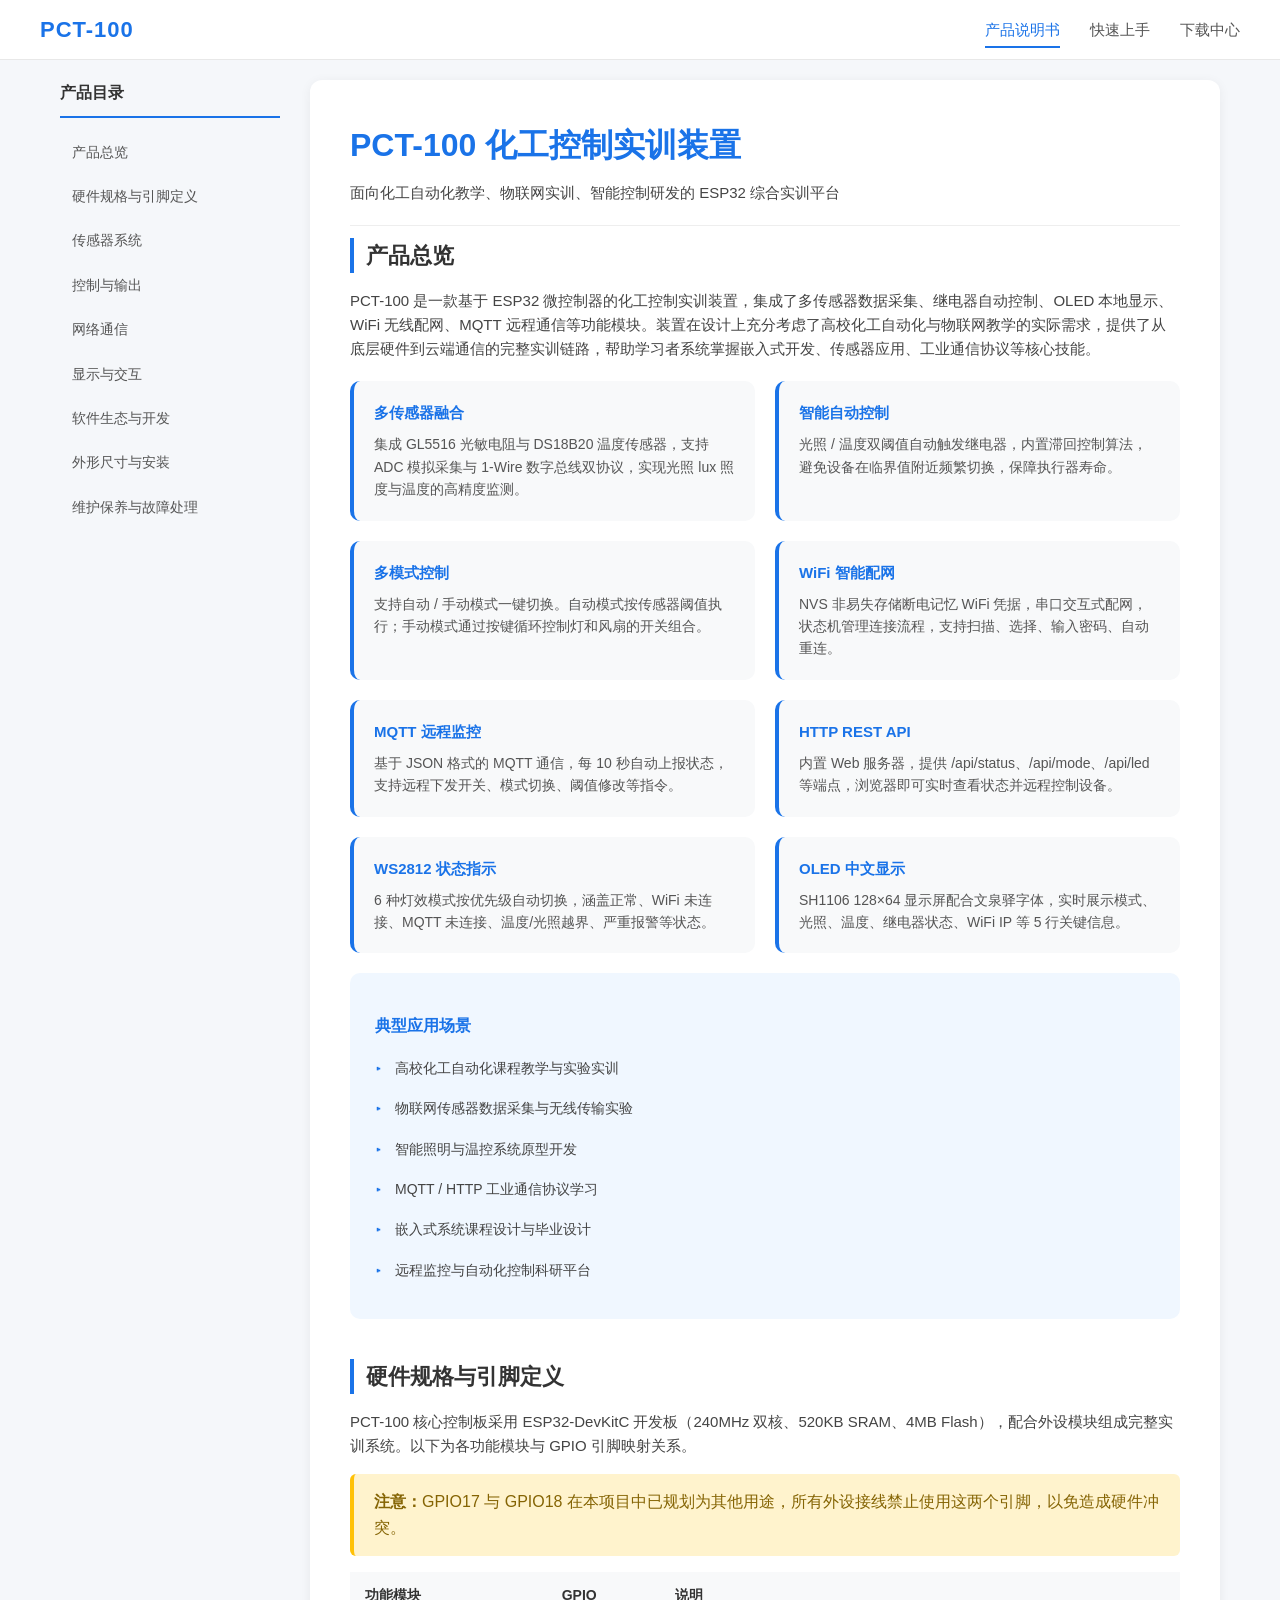
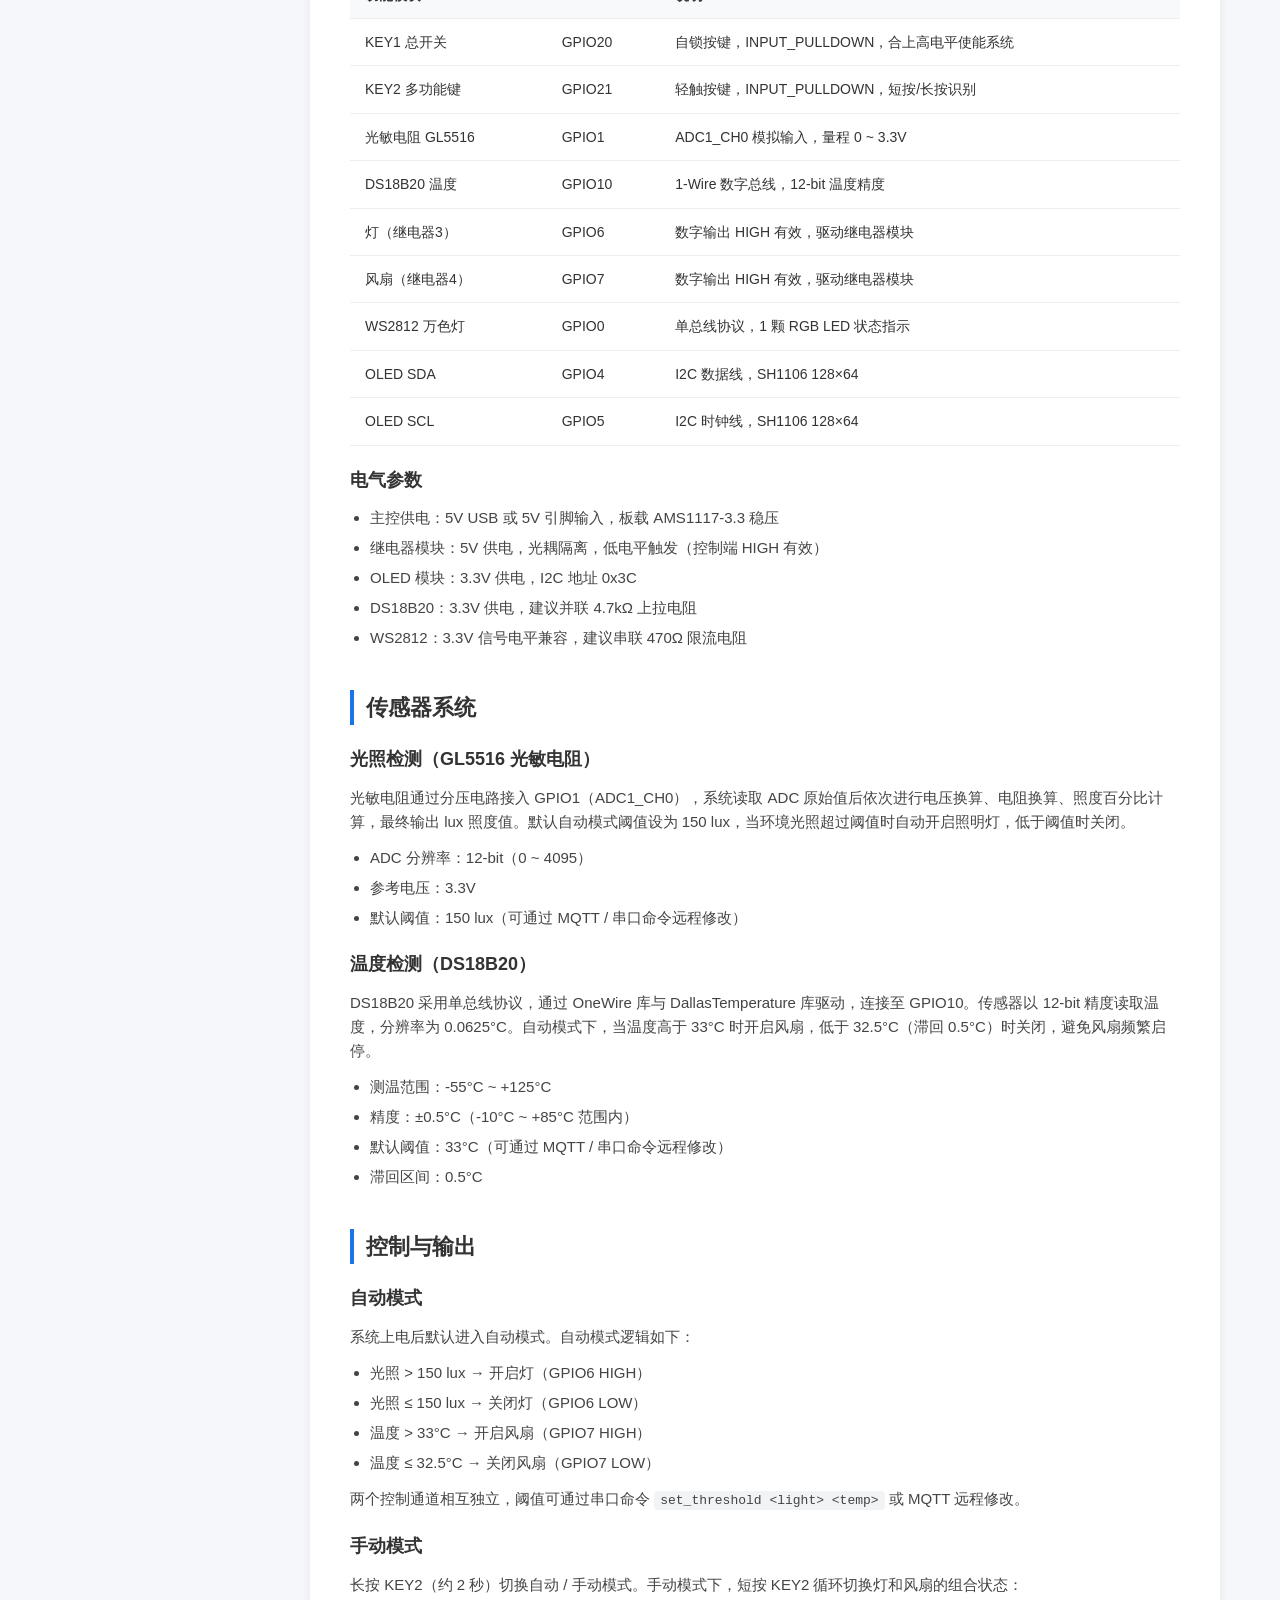
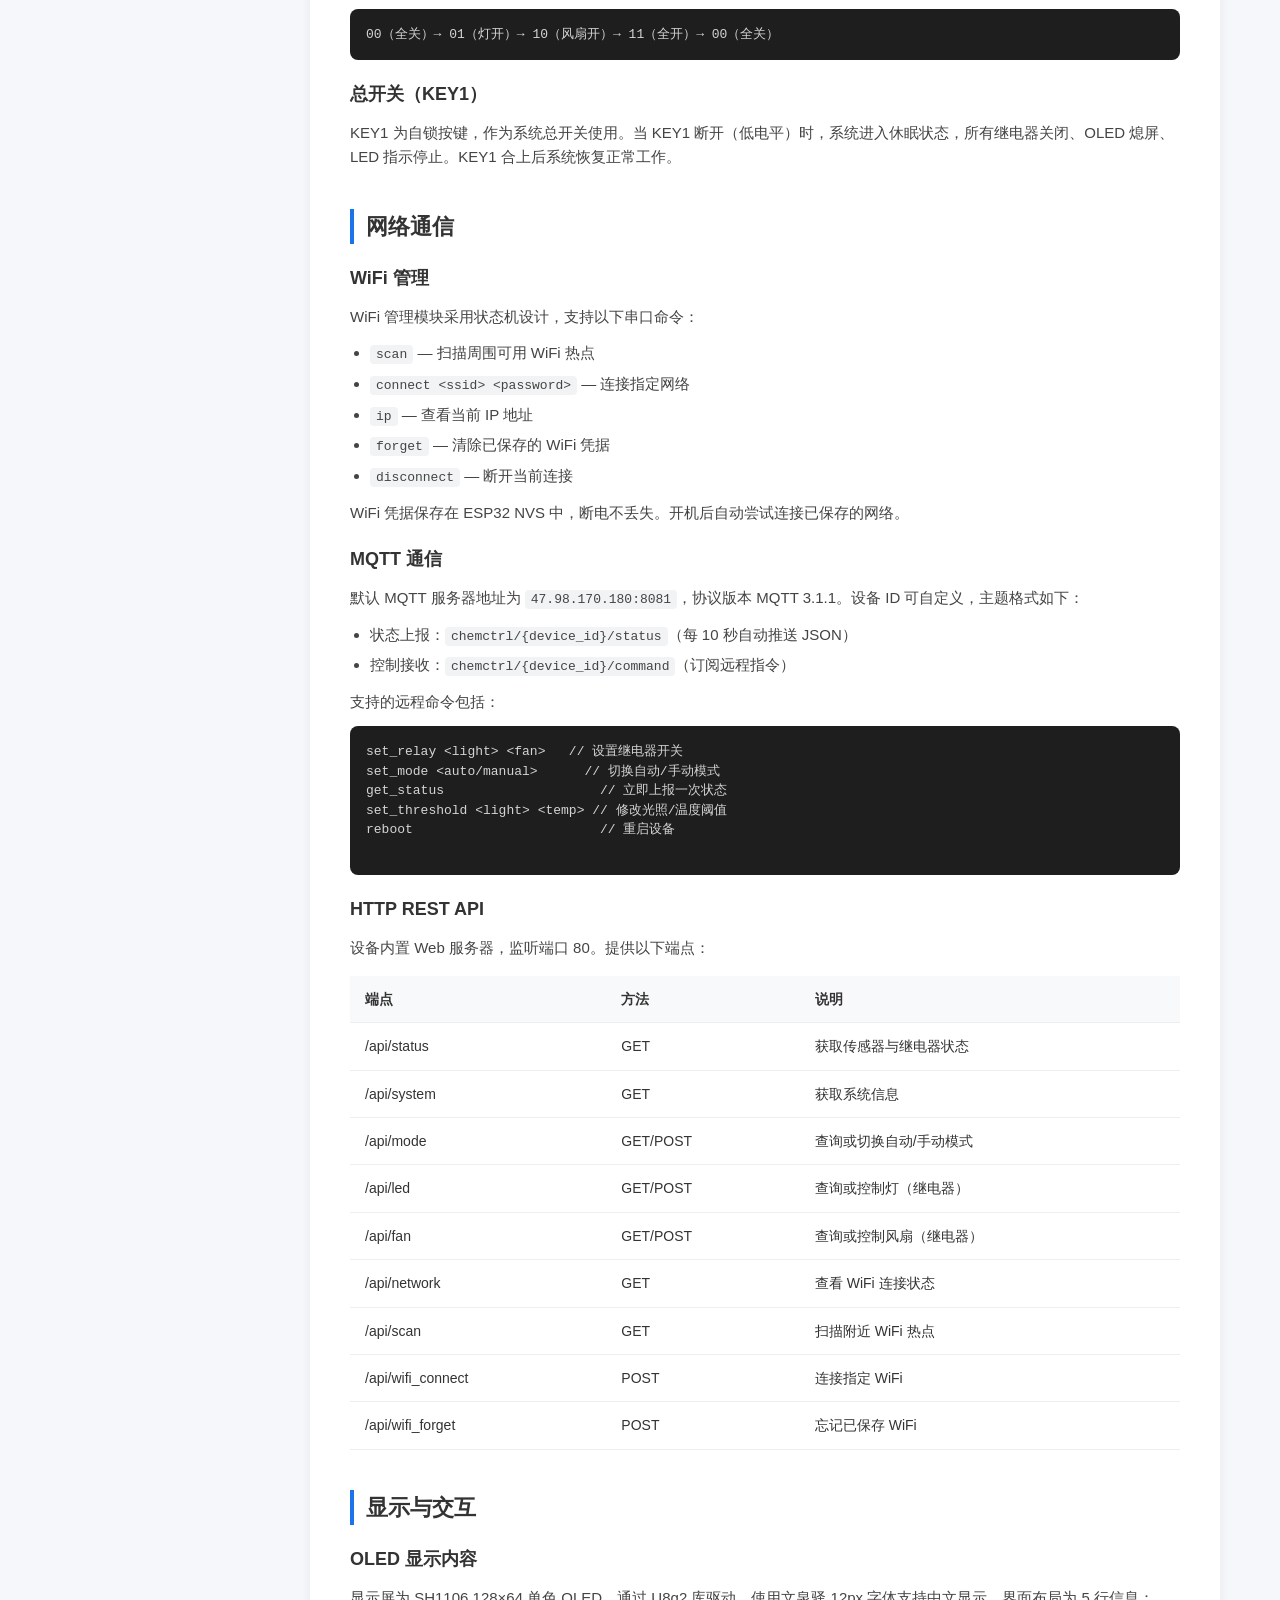
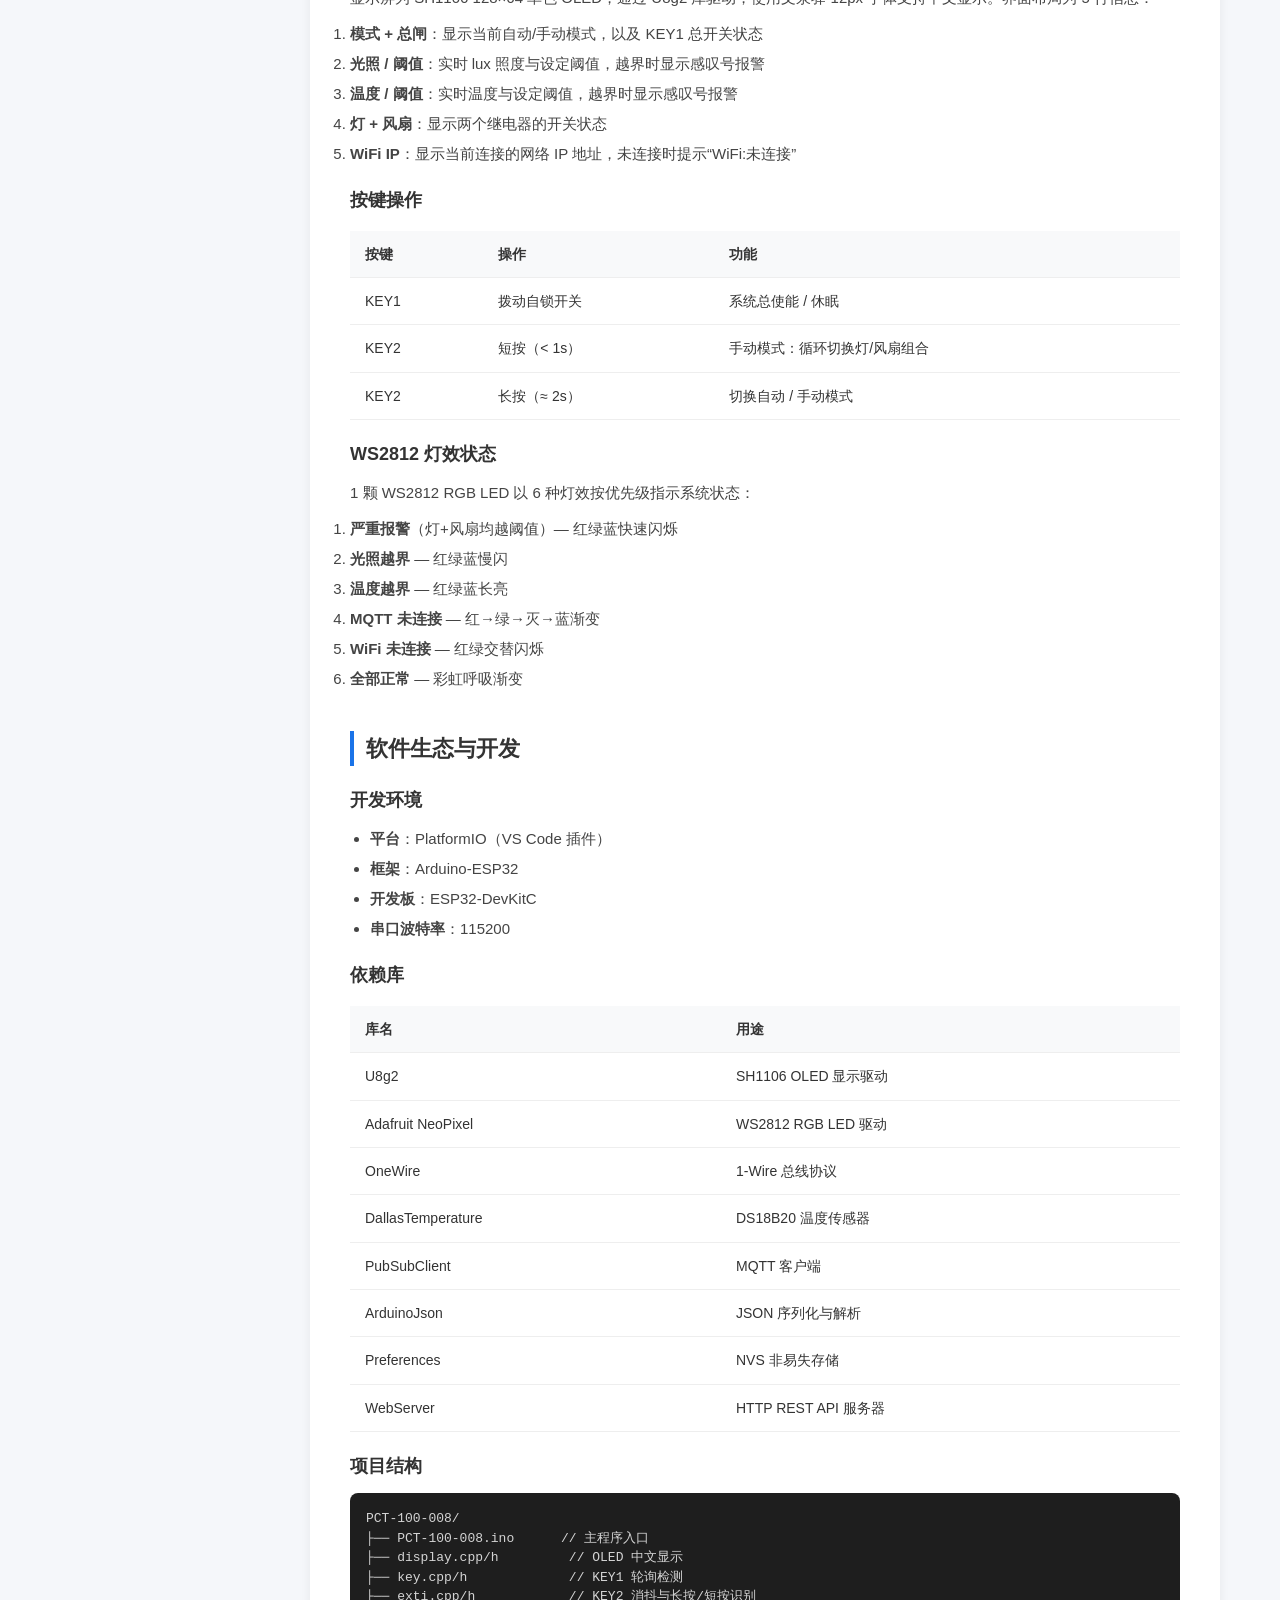
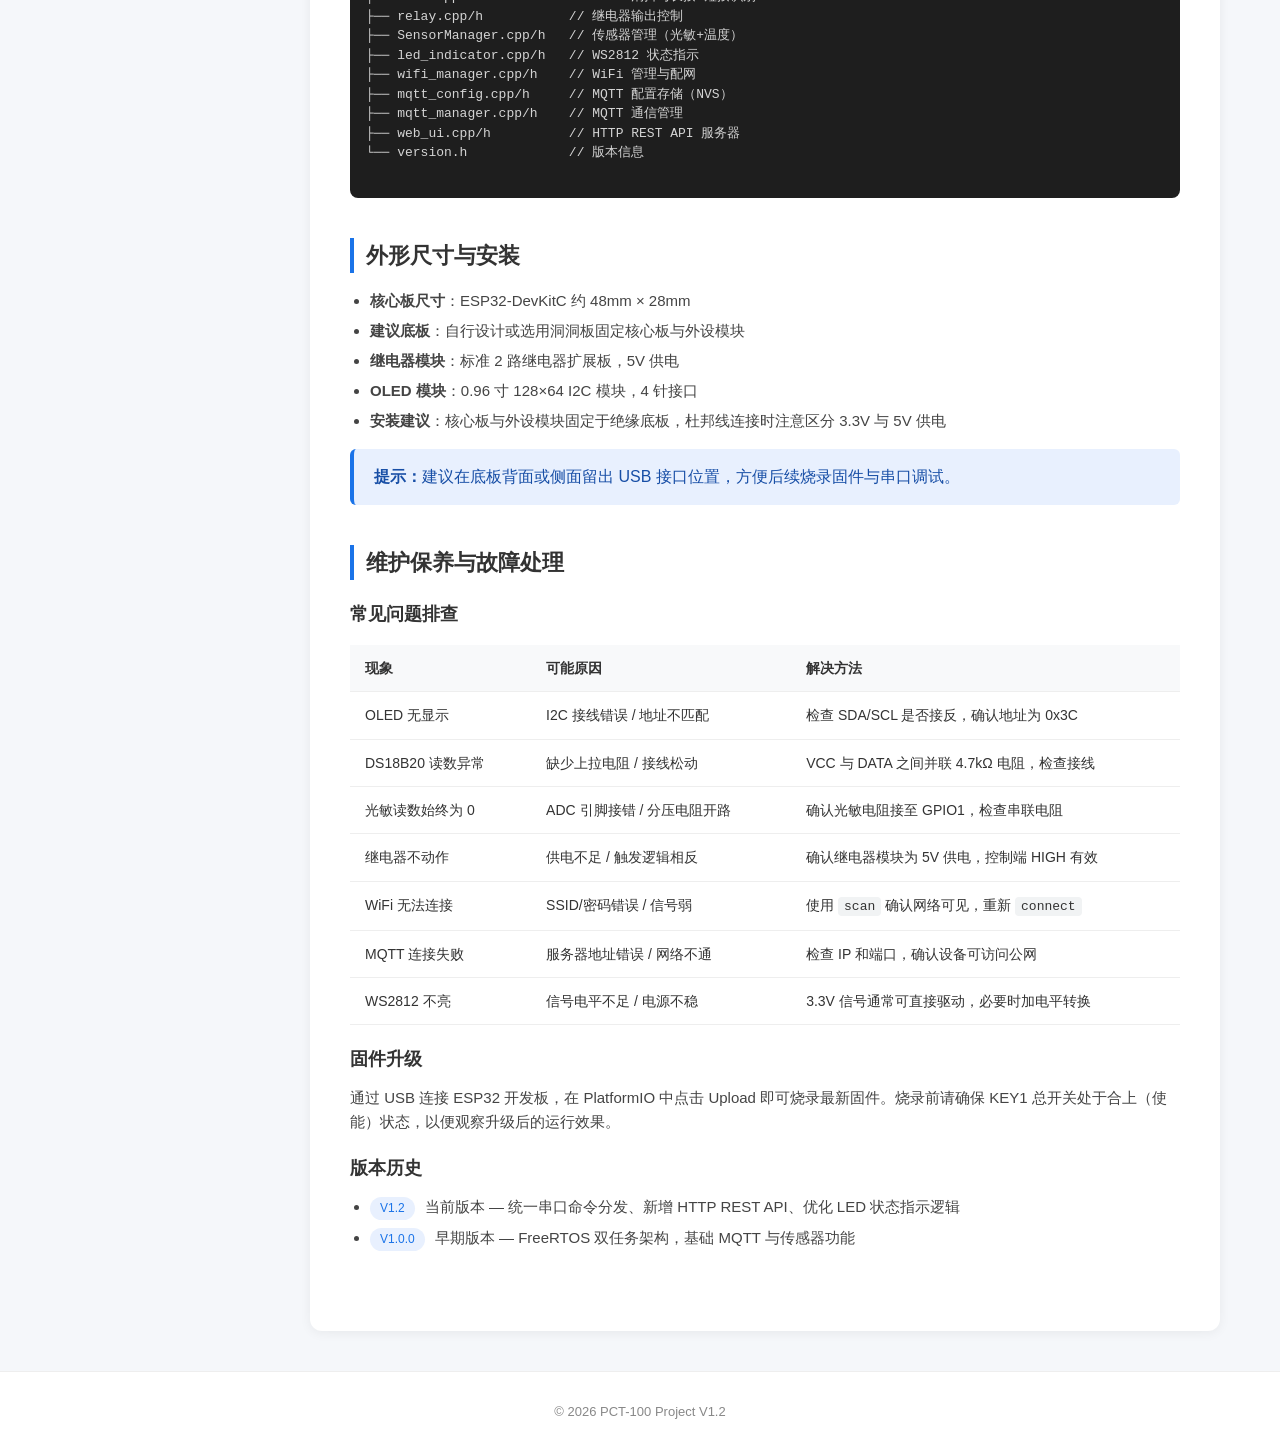
<file: PCT_100/index.html>
<!DOCTYPE html>
<html lang="zh-CN">
<head>
  <meta charset="UTF-8">
  <meta name="viewport" content="width=device-width, initial-scale=1.0">
  <title>PCT-100 化工控制实训装置 - 产品说明书</title>
  <link rel="stylesheet" href="css/style.css">
</head>
<body>

  <!-- 顶部导航 -->
  <nav class="top-nav">
    <div class="logo">PCT-100</div>
    <ul>
      <li><a href="index.html" class="active">产品说明书</a></li>
      <li><a href="guide.html">快速上手</a></li>
      <li><a href="downloads.html">下载中心</a></li>
    </ul>
  </nav>

  <!-- 主体 -->
  <div class="main-container">
    <!-- 左侧锚点菜单 -->
    <aside class="sidebar">
      <h3>产品目录</h3>
      <ul>
        <li><a href="#overview">产品总览</a></li>
        <li><a href="#hardware">硬件规格与引脚定义</a></li>
        <li><a href="#sensor">传感器系统</a></li>
        <li><a href="#control">控制与输出</a></li>
        <li><a href="#network">网络通信</a></li>
        <li><a href="#display">显示与交互</a></li>
        <li><a href="#software">软件生态与开发</a></li>
        <li><a href="#specs">外形尺寸与安装</a></li>
        <li><a href="#maintenance">维护保养与故障处理</a></li>
      </ul>
    </aside>

    <!-- 右侧内容 -->
    <main class="content">
      <h1>PCT-100 化工控制实训装置</h1>
      <p class="subtitle">面向化工自动化教学、物联网实训、智能控制研发的 ESP32 综合实训平台</p>

      <!-- 产品总览 -->
      <section id="overview">
        <h2>产品总览</h2>
        <p>PCT-100 是一款基于 ESP32 微控制器的化工控制实训装置，集成了多传感器数据采集、继电器自动控制、OLED 本地显示、WiFi 无线配网、MQTT 远程通信等功能模块。装置在设计上充分考虑了高校化工自动化与物联网教学的实际需求，提供了从底层硬件到云端通信的完整实训链路，帮助学习者系统掌握嵌入式开发、传感器应用、工业通信协议等核心技能。</p>

        <div class="highlights">
          <div class="highlight-item">
            <h4>多传感器融合</h4>
            <p>集成 GL5516 光敏电阻与 DS18B20 温度传感器，支持 ADC 模拟采集与 1-Wire 数字总线双协议，实现光照 lux 照度与温度的高精度监测。</p>
          </div>
          <div class="highlight-item">
            <h4>智能自动控制</h4>
            <p>光照 / 温度双阈值自动触发继电器，内置滞回控制算法，避免设备在临界值附近频繁切换，保障执行器寿命。</p>
          </div>
          <div class="highlight-item">
            <h4>多模式控制</h4>
            <p>支持自动 / 手动模式一键切换。自动模式按传感器阈值执行；手动模式通过按键循环控制灯和风扇的开关组合。</p>
          </div>
          <div class="highlight-item">
            <h4>WiFi 智能配网</h4>
            <p>NVS 非易失存储断电记忆 WiFi 凭据，串口交互式配网，状态机管理连接流程，支持扫描、选择、输入密码、自动重连。</p>
          </div>
          <div class="highlight-item">
            <h4>MQTT 远程监控</h4>
            <p>基于 JSON 格式的 MQTT 通信，每 10 秒自动上报状态，支持远程下发开关、模式切换、阈值修改等指令。</p>
          </div>
          <div class="highlight-item">
            <h4>HTTP REST API</h4>
            <p>内置 Web 服务器，提供 /api/status、/api/mode、/api/led 等端点，浏览器即可实时查看状态并远程控制设备。</p>
          </div>
          <div class="highlight-item">
            <h4>WS2812 状态指示</h4>
            <p>6 种灯效模式按优先级自动切换，涵盖正常、WiFi 未连接、MQTT 未连接、温度/光照越界、严重报警等状态。</p>
          </div>
          <div class="highlight-item">
            <h4>OLED 中文显示</h4>
            <p>SH1106 128×64 显示屏配合文泉驿字体，实时展示模式、光照、温度、继电器状态、WiFi IP 等 5 行关键信息。</p>
          </div>
        </div>

        <div class="scenarios">
          <h3>典型应用场景</h3>
          <ul>
            <li>高校化工自动化课程教学与实验实训</li>
            <li>物联网传感器数据采集与无线传输实验</li>
            <li>智能照明与温控系统原型开发</li>
            <li>MQTT / HTTP 工业通信协议学习</li>
            <li>嵌入式系统课程设计与毕业设计</li>
            <li>远程监控与自动化控制科研平台</li>
          </ul>
        </div>
      </section>

      <!-- 硬件规格与引脚定义 -->
      <section id="hardware">
        <h2>硬件规格与引脚定义</h2>
        <p>PCT-100 核心控制板采用 ESP32-DevKitC 开发板（240MHz 双核、520KB SRAM、4MB Flash），配合外设模块组成完整实训系统。以下为各功能模块与 GPIO 引脚映射关系。</p>

        <div class="warning-box">
          <strong>注意：</strong>GPIO17 与 GPIO18 在本项目中已规划为其他用途，所有外设接线禁止使用这两个引脚，以免造成硬件冲突。
        </div>

        <table class="data-table">
          <thead>
            <tr><th>功能模块</th><th>GPIO</th><th>说明</th></tr>
          </thead>
          <tbody>
            <tr><td>KEY1 总开关</td><td>GPIO20</td><td>自锁按键，INPUT_PULLDOWN，合上高电平使能系统</td></tr>
            <tr><td>KEY2 多功能键</td><td>GPIO21</td><td>轻触按键，INPUT_PULLDOWN，短按/长按识别</td></tr>
            <tr><td>光敏电阻 GL5516</td><td>GPIO1</td><td>ADC1_CH0 模拟输入，量程 0 ~ 3.3V</td></tr>
            <tr><td>DS18B20 温度</td><td>GPIO10</td><td>1-Wire 数字总线，12-bit 温度精度</td></tr>
            <tr><td>灯（继电器3）</td><td>GPIO6</td><td>数字输出 HIGH 有效，驱动继电器模块</td></tr>
            <tr><td>风扇（继电器4）</td><td>GPIO7</td><td>数字输出 HIGH 有效，驱动继电器模块</td></tr>
            <tr><td>WS2812 万色灯</td><td>GPIO0</td><td>单总线协议，1 颗 RGB LED 状态指示</td></tr>
            <tr><td>OLED SDA</td><td>GPIO4</td><td>I2C 数据线，SH1106 128×64</td></tr>
            <tr><td>OLED SCL</td><td>GPIO5</td><td>I2C 时钟线，SH1106 128×64</td></tr>
          </tbody>
        </table>

        <h3>电气参数</h3>
        <ul>
          <li>主控供电：5V USB 或 5V 引脚输入，板载 AMS1117-3.3 稳压</li>
          <li>继电器模块：5V 供电，光耦隔离，低电平触发（控制端 HIGH 有效）</li>
          <li>OLED 模块：3.3V 供电，I2C 地址 0x3C</li>
          <li>DS18B20：3.3V 供电，建议并联 4.7kΩ 上拉电阻</li>
          <li>WS2812：3.3V 信号电平兼容，建议串联 470Ω 限流电阻</li>
        </ul>
      </section>

      <!-- 传感器系统 -->
      <section id="sensor">
        <h2>传感器系统</h2>

        <h3>光照检测（GL5516 光敏电阻）</h3>
        <p>光敏电阻通过分压电路接入 GPIO1（ADC1_CH0），系统读取 ADC 原始值后依次进行电压换算、电阻换算、照度百分比计算，最终输出 lux 照度值。默认自动模式阈值设为 150 lux，当环境光照超过阈值时自动开启照明灯，低于阈值时关闭。</p>
        <ul>
          <li>ADC 分辨率：12-bit（0 ~ 4095）</li>
          <li>参考电压：3.3V</li>
          <li>默认阈值：150 lux（可通过 MQTT / 串口命令远程修改）</li>
        </ul>

        <h3>温度检测（DS18B20）</h3>
        <p>DS18B20 采用单总线协议，通过 OneWire 库与 DallasTemperature 库驱动，连接至 GPIO10。传感器以 12-bit 精度读取温度，分辨率为 0.0625°C。自动模式下，当温度高于 33°C 时开启风扇，低于 32.5°C（滞回 0.5°C）时关闭，避免风扇频繁启停。</p>
        <ul>
          <li>测温范围：-55°C ~ +125°C</li>
          <li>精度：±0.5°C（-10°C ~ +85°C 范围内）</li>
          <li>默认阈值：33°C（可通过 MQTT / 串口命令远程修改）</li>
          <li>滞回区间：0.5°C</li>
        </ul>
      </section>

      <!-- 控制与输出 -->
      <section id="control">
        <h2>控制与输出</h2>

        <h3>自动模式</h3>
        <p>系统上电后默认进入自动模式。自动模式逻辑如下：</p>
        <ul>
          <li>光照 &gt; 150 lux → 开启灯（GPIO6 HIGH）</li>
          <li>光照 ≤ 150 lux → 关闭灯（GPIO6 LOW）</li>
          <li>温度 &gt; 33°C → 开启风扇（GPIO7 HIGH）</li>
          <li>温度 ≤ 32.5°C → 关闭风扇（GPIO7 LOW）</li>
        </ul>
        <p>两个控制通道相互独立，阈值可通过串口命令 <code>set_threshold &lt;light&gt; &lt;temp&gt;</code> 或 MQTT 远程修改。</p>

        <h3>手动模式</h3>
        <p>长按 KEY2（约 2 秒）切换自动 / 手动模式。手动模式下，短按 KEY2 循环切换灯和风扇的组合状态：</p>
        <pre>00（全关）→ 01（灯开）→ 10（风扇开）→ 11（全开）→ 00（全关）</pre>

        <h3>总开关（KEY1）</h3>
        <p>KEY1 为自锁按键，作为系统总开关使用。当 KEY1 断开（低电平）时，系统进入休眠状态，所有继电器关闭、OLED 熄屏、LED 指示停止。KEY1 合上后系统恢复正常工作。</p>
      </section>

      <!-- 网络通信 -->
      <section id="network">
        <h2>网络通信</h2>

        <h3>WiFi 管理</h3>
        <p>WiFi 管理模块采用状态机设计，支持以下串口命令：</p>
        <ul>
          <li><code>scan</code> — 扫描周围可用 WiFi 热点</li>
          <li><code>connect &lt;ssid&gt; &lt;password&gt;</code> — 连接指定网络</li>
          <li><code>ip</code> — 查看当前 IP 地址</li>
          <li><code>forget</code> — 清除已保存的 WiFi 凭据</li>
          <li><code>disconnect</code> — 断开当前连接</li>
        </ul>
        <p>WiFi 凭据保存在 ESP32 NVS 中，断电不丢失。开机后自动尝试连接已保存的网络。</p>

        <h3>MQTT 通信</h3>
        <p>默认 MQTT 服务器地址为 <code>47.98.170.180:8081</code>，协议版本 MQTT 3.1.1。设备 ID 可自定义，主题格式如下：</p>
        <ul>
          <li>状态上报：<code>chemctrl/{device_id}/status</code>（每 10 秒自动推送 JSON）</li>
          <li>控制接收：<code>chemctrl/{device_id}/command</code>（订阅远程指令）</li>
        </ul>
        <p>支持的远程命令包括：</p>
        <pre>
set_relay &lt;light&gt; &lt;fan&gt;   // 设置继电器开关
set_mode &lt;auto/manual&gt;      // 切换自动/手动模式
get_status                    // 立即上报一次状态
set_threshold &lt;light&gt; &lt;temp&gt; // 修改光照/温度阈值
reboot                        // 重启设备
        </pre>

        <h3>HTTP REST API</h3>
        <p>设备内置 Web 服务器，监听端口 80。提供以下端点：</p>
        <table class="data-table">
          <thead>
            <tr><th>端点</th><th>方法</th><th>说明</th></tr>
          </thead>
          <tbody>
            <tr><td>/api/status</td><td>GET</td><td>获取传感器与继电器状态</td></tr>
            <tr><td>/api/system</td><td>GET</td><td>获取系统信息</td></tr>
            <tr><td>/api/mode</td><td>GET/POST</td><td>查询或切换自动/手动模式</td></tr>
            <tr><td>/api/led</td><td>GET/POST</td><td>查询或控制灯（继电器）</td></tr>
            <tr><td>/api/fan</td><td>GET/POST</td><td>查询或控制风扇（继电器）</td></tr>
            <tr><td>/api/network</td><td>GET</td><td>查看 WiFi 连接状态</td></tr>
            <tr><td>/api/scan</td><td>GET</td><td>扫描附近 WiFi 热点</td></tr>
            <tr><td>/api/wifi_connect</td><td>POST</td><td>连接指定 WiFi</td></tr>
            <tr><td>/api/wifi_forget</td><td>POST</td><td>忘记已保存 WiFi</td></tr>
          </tbody>
        </table>
      </section>

      <!-- 显示与交互 -->
      <section id="display">
        <h2>显示与交互</h2>

        <h3>OLED 显示内容</h3>
        <p>显示屏为 SH1106 128×64 单色 OLED，通过 U8g2 库驱动，使用文泉驿 12px 字体支持中文显示。界面布局为 5 行信息：</p>
        <ol>
          <li><strong>模式 + 总闸</strong>：显示当前自动/手动模式，以及 KEY1 总开关状态</li>
          <li><strong>光照 / 阈值</strong>：实时 lux 照度与设定阈值，越界时显示感叹号报警</li>
          <li><strong>温度 / 阈值</strong>：实时温度与设定阈值，越界时显示感叹号报警</li>
          <li><strong>灯 + 风扇</strong>：显示两个继电器的开关状态</li>
          <li><strong>WiFi IP</strong>：显示当前连接的网络 IP 地址，未连接时提示“WiFi:未连接”</li>
        </ol>

        <h3>按键操作</h3>
        <table class="data-table">
          <thead>
            <tr><th>按键</th><th>操作</th><th>功能</th></tr>
          </thead>
          <tbody>
            <tr><td>KEY1</td><td>拨动自锁开关</td><td>系统总使能 / 休眠</td></tr>
            <tr><td>KEY2</td><td>短按（< 1s）</td><td>手动模式：循环切换灯/风扇组合</td></tr>
            <tr><td>KEY2</td><td>长按（≈ 2s）</td><td>切换自动 / 手动模式</td></tr>
          </tbody>
        </table>

        <h3>WS2812 灯效状态</h3>
        <p>1 颗 WS2812 RGB LED 以 6 种灯效按优先级指示系统状态：</p>
        <ol>
          <li><strong>严重报警</strong>（灯+风扇均越阈值）— 红绿蓝快速闪烁</li>
          <li><strong>光照越界</strong> — 红绿蓝慢闪</li>
          <li><strong>温度越界</strong> — 红绿蓝长亮</li>
          <li><strong>MQTT 未连接</strong> — 红→绿→灭→蓝渐变</li>
          <li><strong>WiFi 未连接</strong> — 红绿交替闪烁</li>
          <li><strong>全部正常</strong> — 彩虹呼吸渐变</li>
        </ol>
      </section>

      <!-- 软件生态与开发 -->
      <section id="software">
        <h2>软件生态与开发</h2>

        <h3>开发环境</h3>
        <ul>
          <li><strong>平台</strong>：PlatformIO（VS Code 插件）</li>
          <li><strong>框架</strong>：Arduino-ESP32</li>
          <li><strong>开发板</strong>：ESP32-DevKitC</li>
          <li><strong>串口波特率</strong>：115200</li>
        </ul>

        <h3>依赖库</h3>
        <table class="data-table">
          <thead>
            <tr><th>库名</th><th>用途</th></tr>
          </thead>
          <tbody>
            <tr><td>U8g2</td><td>SH1106 OLED 显示驱动</td></tr>
            <tr><td>Adafruit NeoPixel</td><td>WS2812 RGB LED 驱动</td></tr>
            <tr><td>OneWire</td><td>1-Wire 总线协议</td></tr>
            <tr><td>DallasTemperature</td><td>DS18B20 温度传感器</td></tr>
            <tr><td>PubSubClient</td><td>MQTT 客户端</td></tr>
            <tr><td>ArduinoJson</td><td>JSON 序列化与解析</td></tr>
            <tr><td>Preferences</td><td>NVS 非易失存储</td></tr>
            <tr><td>WebServer</td><td>HTTP REST API 服务器</td></tr>
          </tbody>
        </table>

        <h3>项目结构</h3>
        <pre>
PCT-100-008/
├── PCT-100-008.ino      // 主程序入口
├── display.cpp/h         // OLED 中文显示
├── key.cpp/h             // KEY1 轮询检测
├── exti.cpp/h            // KEY2 消抖与长按/短按识别
├── relay.cpp/h           // 继电器输出控制
├── SensorManager.cpp/h   // 传感器管理（光敏+温度）
├── led_indicator.cpp/h   // WS2812 状态指示
├── wifi_manager.cpp/h    // WiFi 管理与配网
├── mqtt_config.cpp/h     // MQTT 配置存储（NVS）
├── mqtt_manager.cpp/h    // MQTT 通信管理
├── web_ui.cpp/h          // HTTP REST API 服务器
└── version.h             // 版本信息
        </pre>
      </section>

      <!-- 外形尺寸与安装 -->
      <section id="specs">
        <h2>外形尺寸与安装</h2>
        <ul>
          <li><strong>核心板尺寸</strong>：ESP32-DevKitC 约 48mm × 28mm</li>
          <li><strong>建议底板</strong>：自行设计或选用洞洞板固定核心板与外设模块</li>
          <li><strong>继电器模块</strong>：标准 2 路继电器扩展板，5V 供电</li>
          <li><strong>OLED 模块</strong>：0.96 寸 128×64 I2C 模块，4 针接口</li>
          <li><strong>安装建议</strong>：核心板与外设模块固定于绝缘底板，杜邦线连接时注意区分 3.3V 与 5V 供电</li>
        </ul>
        <div class="info-box">
          <strong>提示：</strong>建议在底板背面或侧面留出 USB 接口位置，方便后续烧录固件与串口调试。
        </div>
      </section>

      <!-- 维护保养与故障处理 -->
      <section id="maintenance">
        <h2>维护保养与故障处理</h2>

        <h3>常见问题排查</h3>
        <table class="data-table">
          <thead>
            <tr><th>现象</th><th>可能原因</th><th>解决方法</th></tr>
          </thead>
          <tbody>
            <tr>
              <td>OLED 无显示</td>
              <td>I2C 接线错误 / 地址不匹配</td>
              <td>检查 SDA/SCL 是否接反，确认地址为 0x3C</td>
            </tr>
            <tr>
              <td>DS18B20 读数异常</td>
              <td>缺少上拉电阻 / 接线松动</td>
              <td>VCC 与 DATA 之间并联 4.7kΩ 电阻，检查接线</td>
            </tr>
            <tr>
              <td>光敏读数始终为 0</td>
              <td>ADC 引脚接错 / 分压电阻开路</td>
              <td>确认光敏电阻接至 GPIO1，检查串联电阻</td>
            </tr>
            <tr>
              <td>继电器不动作</td>
              <td>供电不足 / 触发逻辑相反</td>
              <td>确认继电器模块为 5V 供电，控制端 HIGH 有效</td>
            </tr>
            <tr>
              <td>WiFi 无法连接</td>
              <td>SSID/密码错误 / 信号弱</td>
              <td>使用 <code>scan</code> 确认网络可见，重新 <code>connect</code></td>
            </tr>
            <tr>
              <td>MQTT 连接失败</td>
              <td>服务器地址错误 / 网络不通</td>
              <td>检查 IP 和端口，确认设备可访问公网</td>
            </tr>
            <tr>
              <td>WS2812 不亮</td>
              <td>信号电平不足 / 电源不稳</td>
              <td>3.3V 信号通常可直接驱动，必要时加电平转换</td>
            </tr>
          </tbody>
        </table>

        <h3>固件升级</h3>
        <p>通过 USB 连接 ESP32 开发板，在 PlatformIO 中点击 Upload 即可烧录最新固件。烧录前请确保 KEY1 总开关处于合上（使能）状态，以便观察升级后的运行效果。</p>

        <h3>版本历史</h3>
        <ul>
          <li><span class="tag">V1.2</span> 当前版本 — 统一串口命令分发、新增 HTTP REST API、优化 LED 状态指示逻辑</li>
          <li><span class="tag">V1.0.0</span> 早期版本 — FreeRTOS 双任务架构，基础 MQTT 与传感器功能</li>
        </ul>
      </section>

    </main>
  </div>

  <footer>© 2026 PCT-100 Project V1.2</footer>

</body>
</html>
</file>
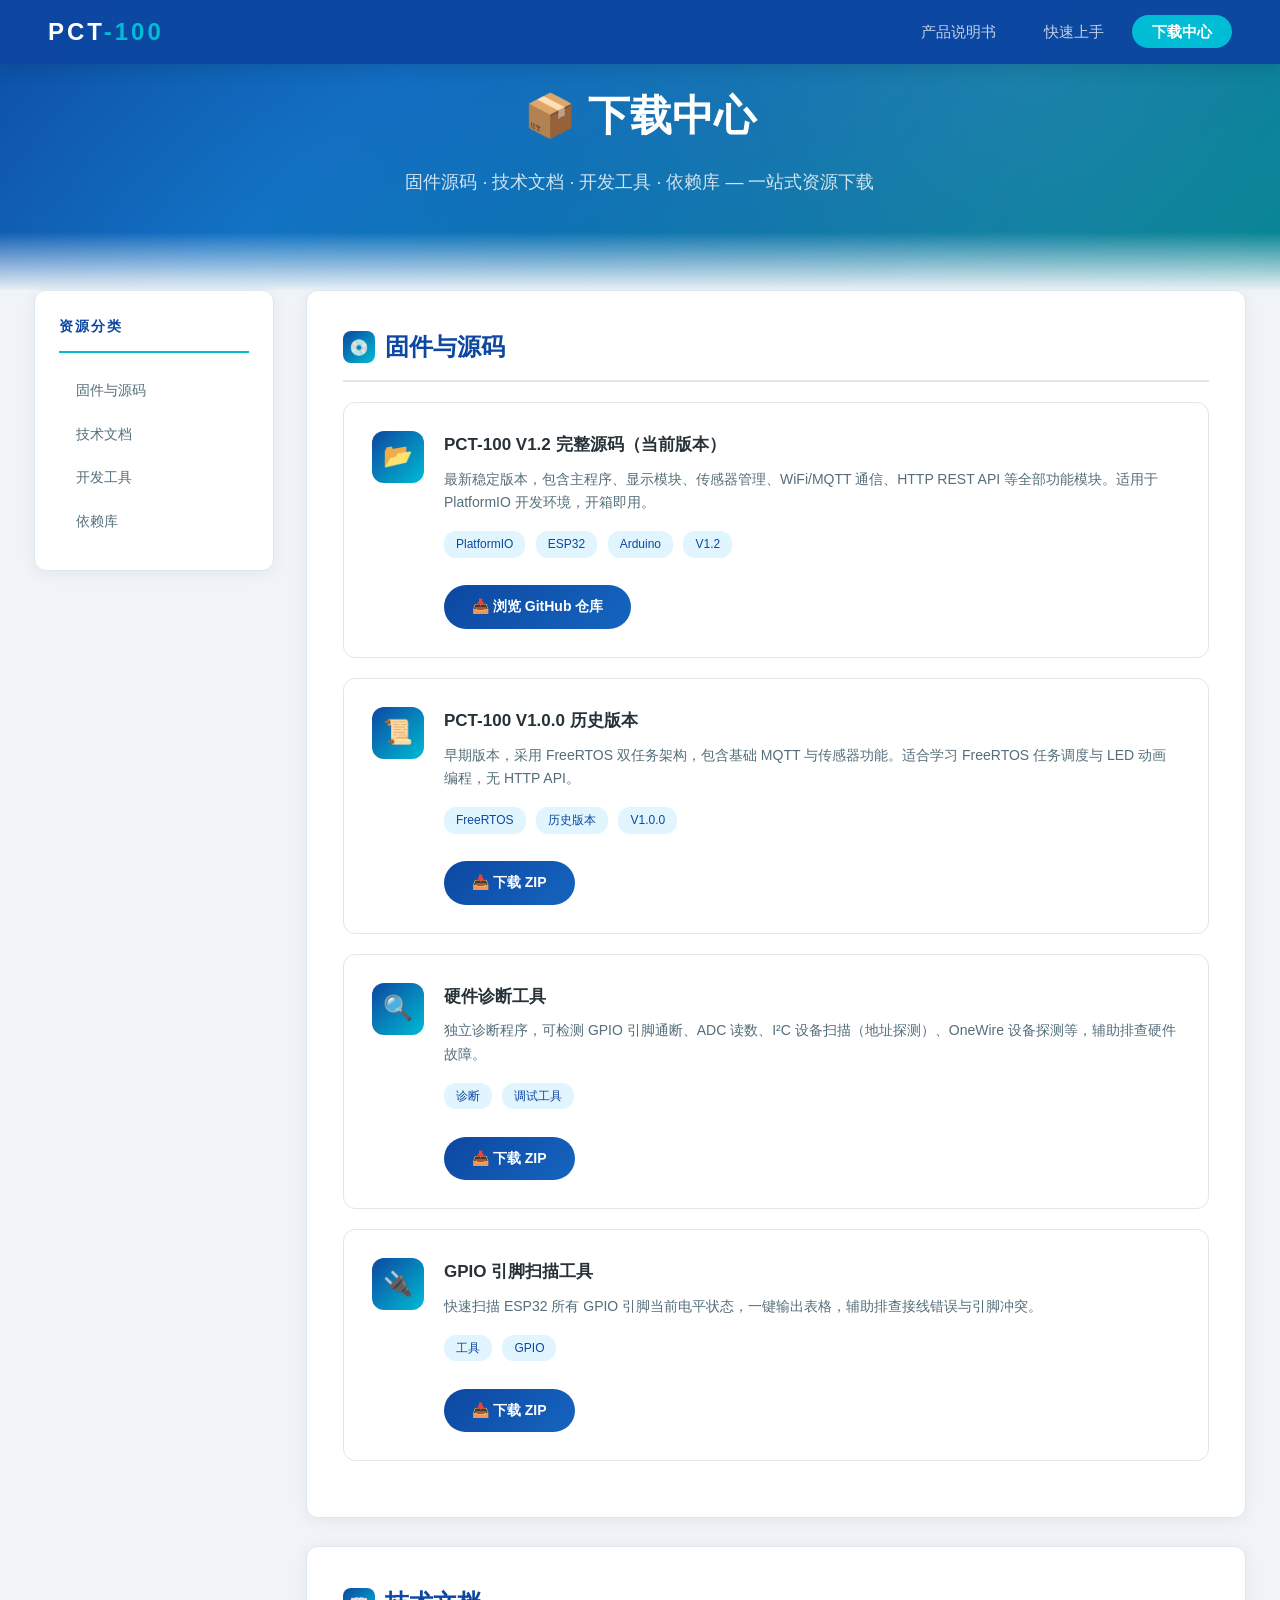
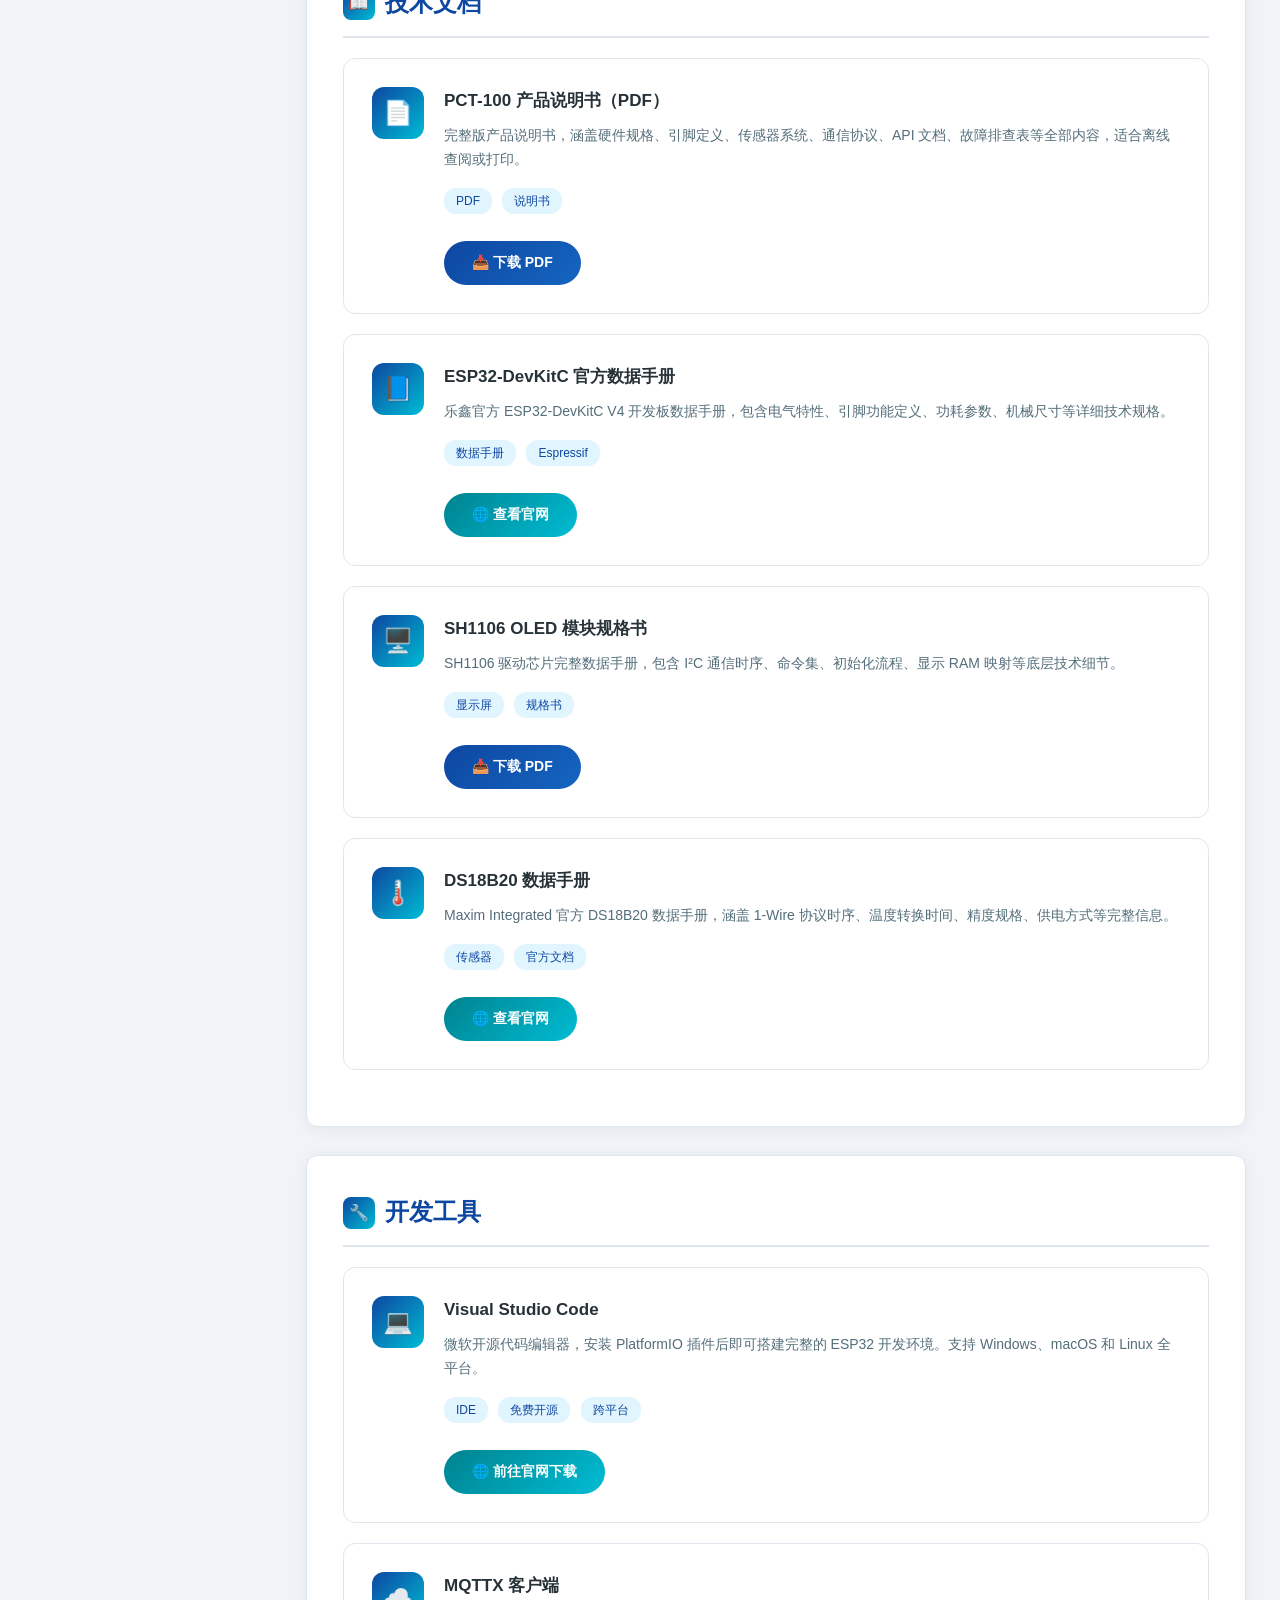
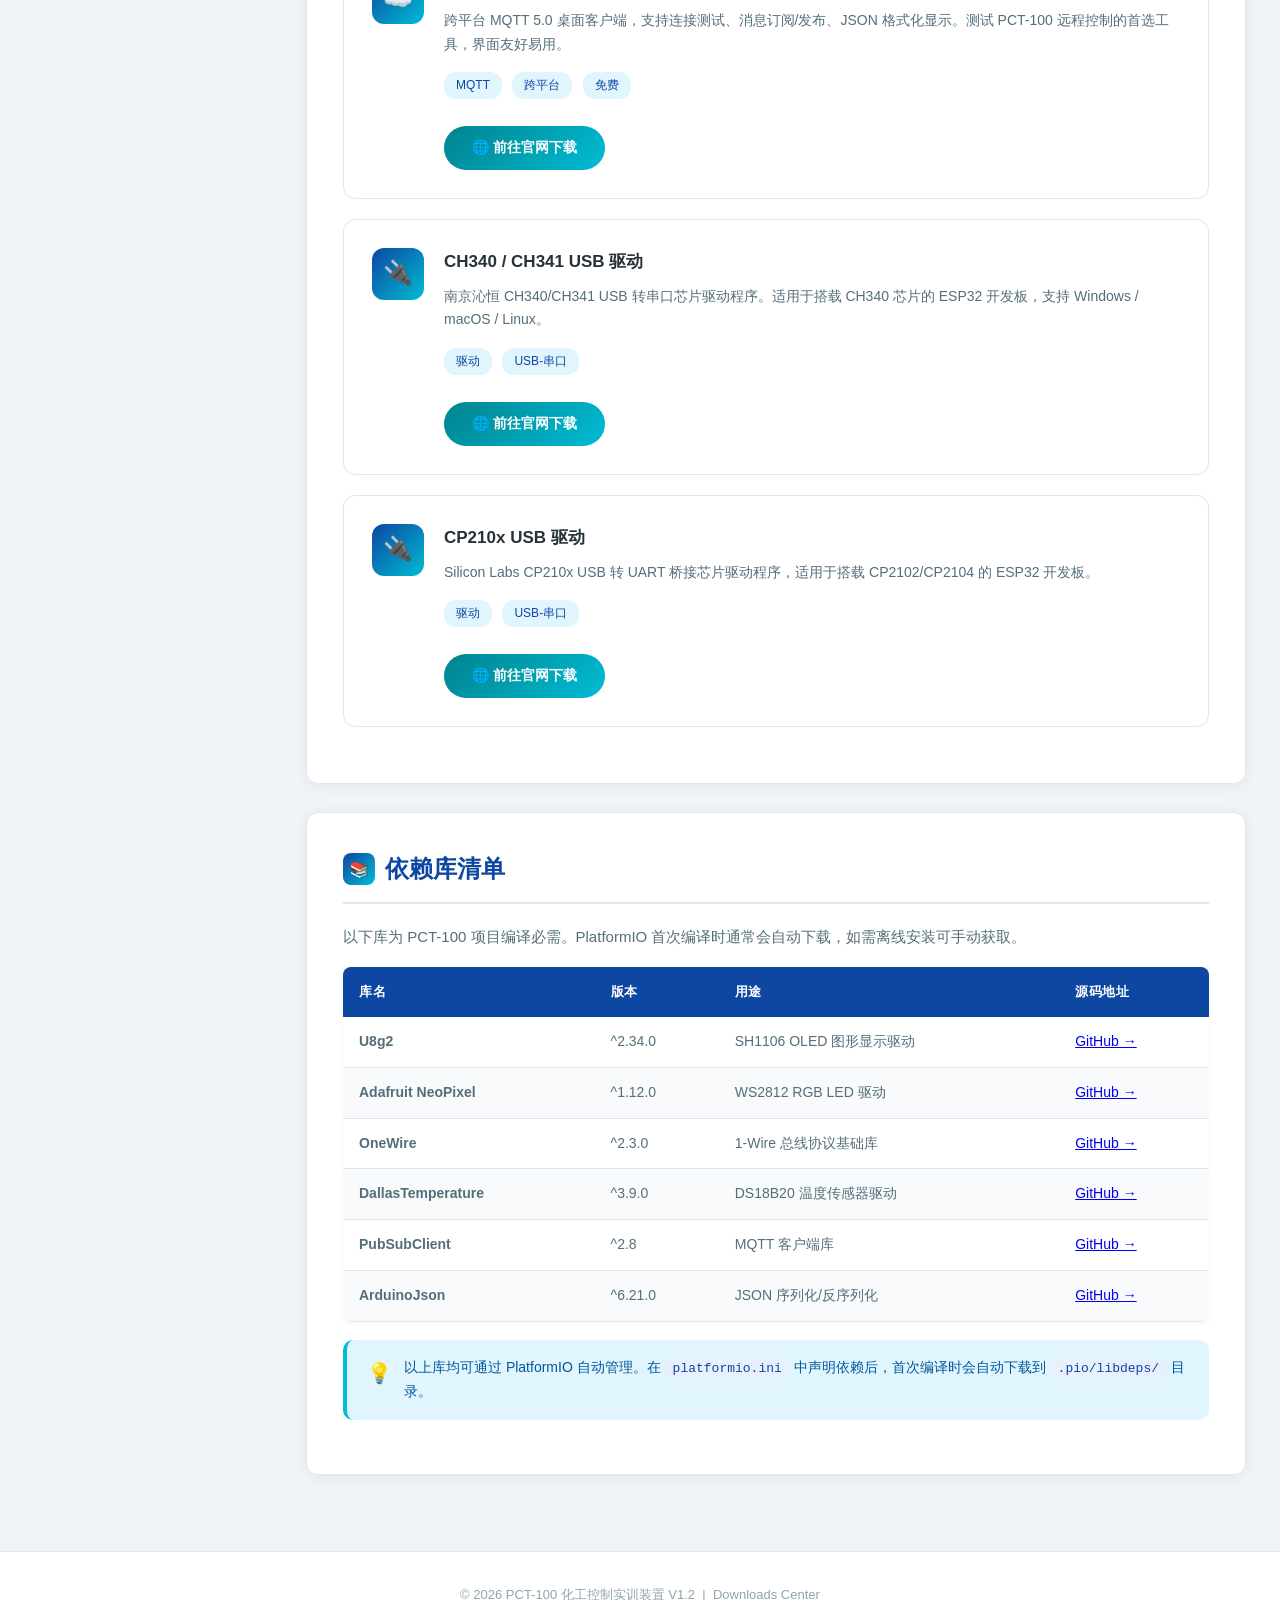
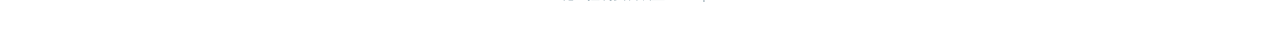
<file: downloads.html>
<!DOCTYPE html>
<html lang="zh-CN">
<head>
  <meta charset="UTF-8">
  <meta name="viewport" content="width=device-width, initial-scale=1.0">
  <title>下载中心 - PCT-100 化工控制实训装置</title>
  <link rel="stylesheet" href="css/style.css">
</head>
<body>

  <nav class="top-nav">
    <div class="logo">PCT<span>-100</span></div>
    <ul>
      <li><a href="index.html">产品说明书</a></li>
      <li><a href="guide.html">快速上手</a></li>
      <li><a href="downloads.html" class="active">下载中心</a></li>
    </ul>
  </nav>

  <header class="hero" style="padding:80px 48px 60px;">
    <h1>📦 下载中心</h1>
    <p class="hero-subtitle">固件源码 · 技术文档 · 开发工具 · 依赖库 — 一站式资源下载</p>
  </header>

  <div class="main-container">
    <aside class="sidebar">
      <h3>资源分类</h3>
      <ul>
        <li><a href="#firmware">固件与源码</a></li>
        <li><a href="#docs">技术文档</a></li>
        <li><a href="#tools">开发工具</a></li>
        <li><a href="#libs">依赖库</a></li>
      </ul>
    </aside>

    <main class="content">

      <!-- 固件与源码 -->
      <section id="firmware">
        <h2><span class="section-icon">💿</span> 固件与源码</h2>

        <div class="download-card">
          <div class="dc-icon">📂</div>
          <div class="dc-body">
            <h3>PCT-100 V1.2 完整源码（当前版本）</h3>
            <p>最新稳定版本，包含主程序、显示模块、传感器管理、WiFi/MQTT 通信、HTTP REST API 等全部功能模块。适用于 PlatformIO 开发环境，开箱即用。</p>
            <div>
              <span class="tag">PlatformIO</span>
              <span class="tag">ESP32</span>
              <span class="tag">Arduino</span>
              <span class="tag">V1.2</span>
            </div>
            <br>
            <a href="https://github.com/JIYONGTUO/PCT_100" target="_blank" class="btn">📥 浏览 GitHub 仓库</a>
          </div>
        </div>

        <div class="download-card">
          <div class="dc-icon">📜</div>
          <div class="dc-body">
            <h3>PCT-100 V1.0.0 历史版本</h3>
            <p>早期版本，采用 FreeRTOS 双任务架构，包含基础 MQTT 与传感器功能。适合学习 FreeRTOS 任务调度与 LED 动画编程，无 HTTP API。</p>
            <div>
              <span class="tag">FreeRTOS</span>
              <span class="tag">历史版本</span>
              <span class="tag">V1.0.0</span>
            </div>
            <br>
            <a href="#" class="btn">📥 下载 ZIP</a>
          </div>
        </div>

        <div class="download-card">
          <div class="dc-icon">🔍</div>
          <div class="dc-body">
            <h3>硬件诊断工具</h3>
            <p>独立诊断程序，可检测 GPIO 引脚通断、ADC 读数、I²C 设备扫描（地址探测）、OneWire 设备探测等，辅助排查硬件故障。</p>
            <div>
              <span class="tag">诊断</span>
              <span class="tag">调试工具</span>
            </div>
            <br>
            <a href="#" class="btn">📥 下载 ZIP</a>
          </div>
        </div>

        <div class="download-card">
          <div class="dc-icon">🔌</div>
          <div class="dc-body">
            <h3>GPIO 引脚扫描工具</h3>
            <p>快速扫描 ESP32 所有 GPIO 引脚当前电平状态，一键输出表格，辅助排查接线错误与引脚冲突。</p>
            <div>
              <span class="tag">工具</span>
              <span class="tag">GPIO</span>
            </div>
            <br>
            <a href="#" class="btn">📥 下载 ZIP</a>
          </div>
        </div>
      </section>

      <!-- 技术文档 -->
      <section id="docs">
        <h2><span class="section-icon">📖</span> 技术文档</h2>

        <div class="download-card">
          <div class="dc-icon">📄</div>
          <div class="dc-body">
            <h3>PCT-100 产品说明书（PDF）</h3>
            <p>完整版产品说明书，涵盖硬件规格、引脚定义、传感器系统、通信协议、API 文档、故障排查表等全部内容，适合离线查阅或打印。</p>
            <div>
              <span class="tag">PDF</span>
              <span class="tag">说明书</span>
            </div>
            <br>
            <a href="#" class="btn">📥 下载 PDF</a>
          </div>
        </div>

        <div class="download-card">
          <div class="dc-icon">📘</div>
          <div class="dc-body">
            <h3>ESP32-DevKitC 官方数据手册</h3>
            <p>乐鑫官方 ESP32-DevKitC V4 开发板数据手册，包含电气特性、引脚功能定义、功耗参数、机械尺寸等详细技术规格。</p>
            <div>
              <span class="tag">数据手册</span>
              <span class="tag">Espressif</span>
            </div>
            <br>
            <a href="https://docs.espressif.com/projects/esp-idf/zh_CN/latest/esp32/hw-reference/esp32/get-started-devkitc.html" target="_blank" class="btn btn-accent">🌐 查看官网</a>
          </div>
        </div>

        <div class="download-card">
          <div class="dc-icon">🖥️</div>
          <div class="dc-body">
            <h3>SH1106 OLED 模块规格书</h3>
            <p>SH1106 驱动芯片完整数据手册，包含 I²C 通信时序、命令集、初始化流程、显示 RAM 映射等底层技术细节。</p>
            <div>
              <span class="tag">显示屏</span>
              <span class="tag">规格书</span>
            </div>
            <br>
            <a href="#" class="btn">📥 下载 PDF</a>
          </div>
        </div>

        <div class="download-card">
          <div class="dc-icon">🌡️</div>
          <div class="dc-body">
            <h3>DS18B20 数据手册</h3>
            <p>Maxim Integrated 官方 DS18B20 数据手册，涵盖 1-Wire 协议时序、温度转换时间、精度规格、供电方式等完整信息。</p>
            <div>
              <span class="tag">传感器</span>
              <span class="tag">官方文档</span>
            </div>
            <br>
            <a href="https://www.analog.com/media/en/technical-documentation/data-sheets/ds18b20.pdf" target="_blank" class="btn btn-accent">🌐 查看官网</a>
          </div>
        </div>
      </section>

      <!-- 开发工具 -->
      <section id="tools">
        <h2><span class="section-icon">🔧</span> 开发工具</h2>

        <div class="download-card">
          <div class="dc-icon">💻</div>
          <div class="dc-body">
            <h3>Visual Studio Code</h3>
            <p>微软开源代码编辑器，安装 PlatformIO 插件后即可搭建完整的 ESP32 开发环境。支持 Windows、macOS 和 Linux 全平台。</p>
            <div>
              <span class="tag">IDE</span>
              <span class="tag">免费开源</span>
              <span class="tag">跨平台</span>
            </div>
            <br>
            <a href="https://code.visualstudio.com/" target="_blank" class="btn btn-accent">🌐 前往官网下载</a>
          </div>
        </div>

        <div class="download-card">
          <div class="dc-icon">☁️</div>
          <div class="dc-body">
            <h3>MQTTX 客户端</h3>
            <p>跨平台 MQTT 5.0 桌面客户端，支持连接测试、消息订阅/发布、JSON 格式化显示。测试 PCT-100 远程控制的首选工具，界面友好易用。</p>
            <div>
              <span class="tag">MQTT</span>
              <span class="tag">跨平台</span>
              <span class="tag">免费</span>
            </div>
            <br>
            <a href="https://mqttx.app/" target="_blank" class="btn btn-accent">🌐 前往官网下载</a>
          </div>
        </div>

        <div class="download-card">
          <div class="dc-icon">🔌</div>
          <div class="dc-body">
            <h3>CH340 / CH341 USB 驱动</h3>
            <p>南京沁恒 CH340/CH341 USB 转串口芯片驱动程序。适用于搭载 CH340 芯片的 ESP32 开发板，支持 Windows / macOS / Linux。</p>
            <div>
              <span class="tag">驱动</span>
              <span class="tag">USB-串口</span>
            </div>
            <br>
            <a href="http://www.wch.cn/downloads/CH341SER_ZIP.html" target="_blank" class="btn btn-accent">🌐 前往官网下载</a>
          </div>
        </div>

        <div class="download-card">
          <div class="dc-icon">🔌</div>
          <div class="dc-body">
            <h3>CP210x USB 驱动</h3>
            <p>Silicon Labs CP210x USB 转 UART 桥接芯片驱动程序，适用于搭载 CP2102/CP2104 的 ESP32 开发板。</p>
            <div>
              <span class="tag">驱动</span>
              <span class="tag">USB-串口</span>
            </div>
            <br>
            <a href="https://www.silabs.com/developers/usb-to-uart-bridge-vcp-drivers" target="_blank" class="btn btn-accent">🌐 前往官网下载</a>
          </div>
        </div>
      </section>

      <!-- 依赖库 -->
      <section id="libs">
        <h2><span class="section-icon">📚</span> 依赖库清单</h2>
        <p>以下库为 PCT-100 项目编译必需。PlatformIO 首次编译时通常会自动下载，如需离线安装可手动获取。</p>

        <table class="data-table">
          <thead><tr><th>库名</th><th>版本</th><th>用途</th><th>源码地址</th></tr></thead>
          <tbody>
            <tr>
              <td><strong>U8g2</strong></td>
              <td>^2.34.0</td>
              <td>SH1106 OLED 图形显示驱动</td>
              <td><a href="https://github.com/olikraus/u8g2" target="_blank">GitHub →</a></td>
            </tr>
            <tr>
              <td><strong>Adafruit NeoPixel</strong></td>
              <td>^1.12.0</td>
              <td>WS2812 RGB LED 驱动</td>
              <td><a href="https://github.com/adafruit/Adafruit_NeoPixel" target="_blank">GitHub →</a></td>
            </tr>
            <tr>
              <td><strong>OneWire</strong></td>
              <td>^2.3.0</td>
              <td>1-Wire 总线协议基础库</td>
              <td><a href="https://github.com/PaulStoffregen/OneWire" target="_blank">GitHub →</a></td>
            </tr>
            <tr>
              <td><strong>DallasTemperature</strong></td>
              <td>^3.9.0</td>
              <td>DS18B20 温度传感器驱动</td>
              <td><a href="https://github.com/milesburton/Arduino-Temperature-Control-Library" target="_blank">GitHub →</a></td>
            </tr>
            <tr>
              <td><strong>PubSubClient</strong></td>
              <td>^2.8</td>
              <td>MQTT 客户端库</td>
              <td><a href="https://github.com/knolleary/pubsubclient" target="_blank">GitHub →</a></td>
            </tr>
            <tr>
              <td><strong>ArduinoJson</strong></td>
              <td>^6.21.0</td>
              <td>JSON 序列化/反序列化</td>
              <td><a href="https://github.com/bblanchon/ArduinoJson" target="_blank">GitHub →</a></td>
            </tr>
          </tbody>
        </table>

        <div class="info-box">
          <div>以上库均可通过 PlatformIO 自动管理。在 <code>platformio.ini</code> 中声明依赖后，首次编译时会自动下载到 <code>.pio/libdeps/</code> 目录。</div>
        </div>
      </section>

    </main>
  </div>

  <footer>© 2026 PCT-100 化工控制实训装置 V1.2 &nbsp;|&nbsp; Downloads Center</footer>

</body>
</html>
</file>
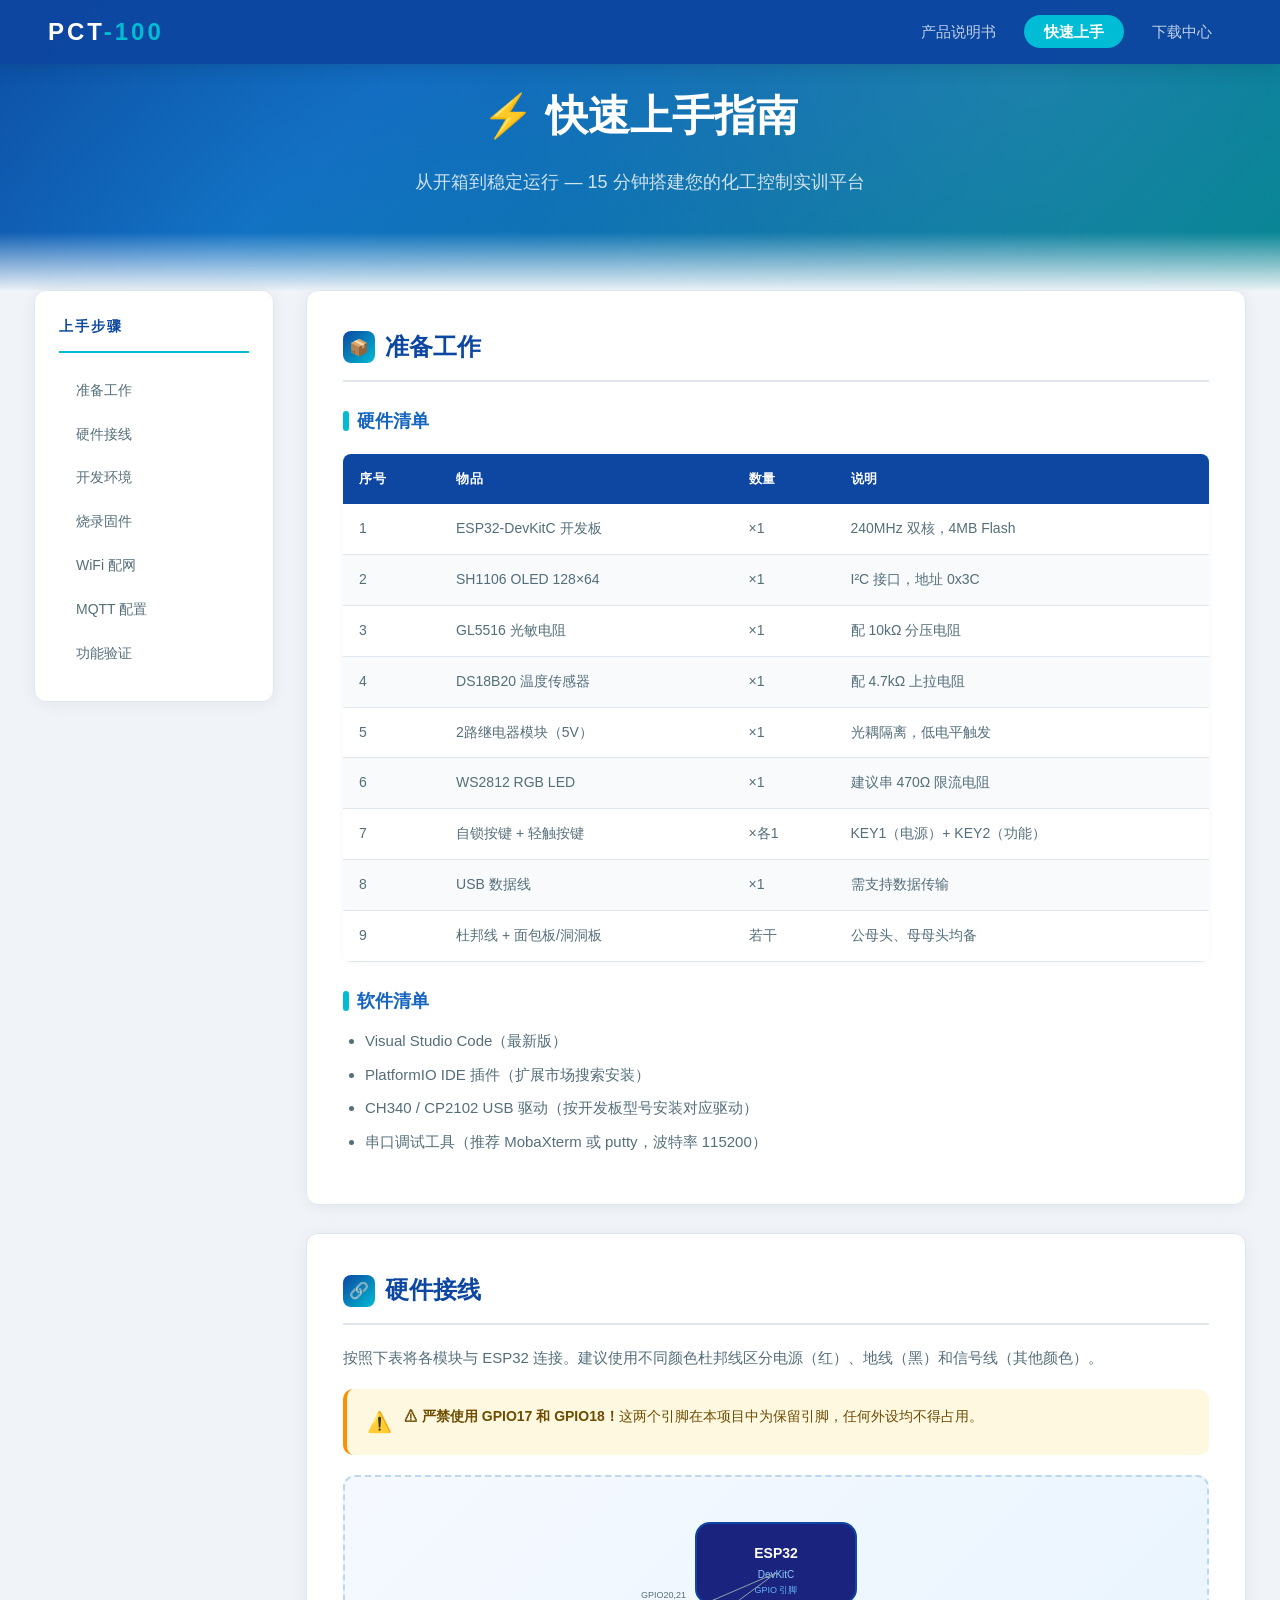
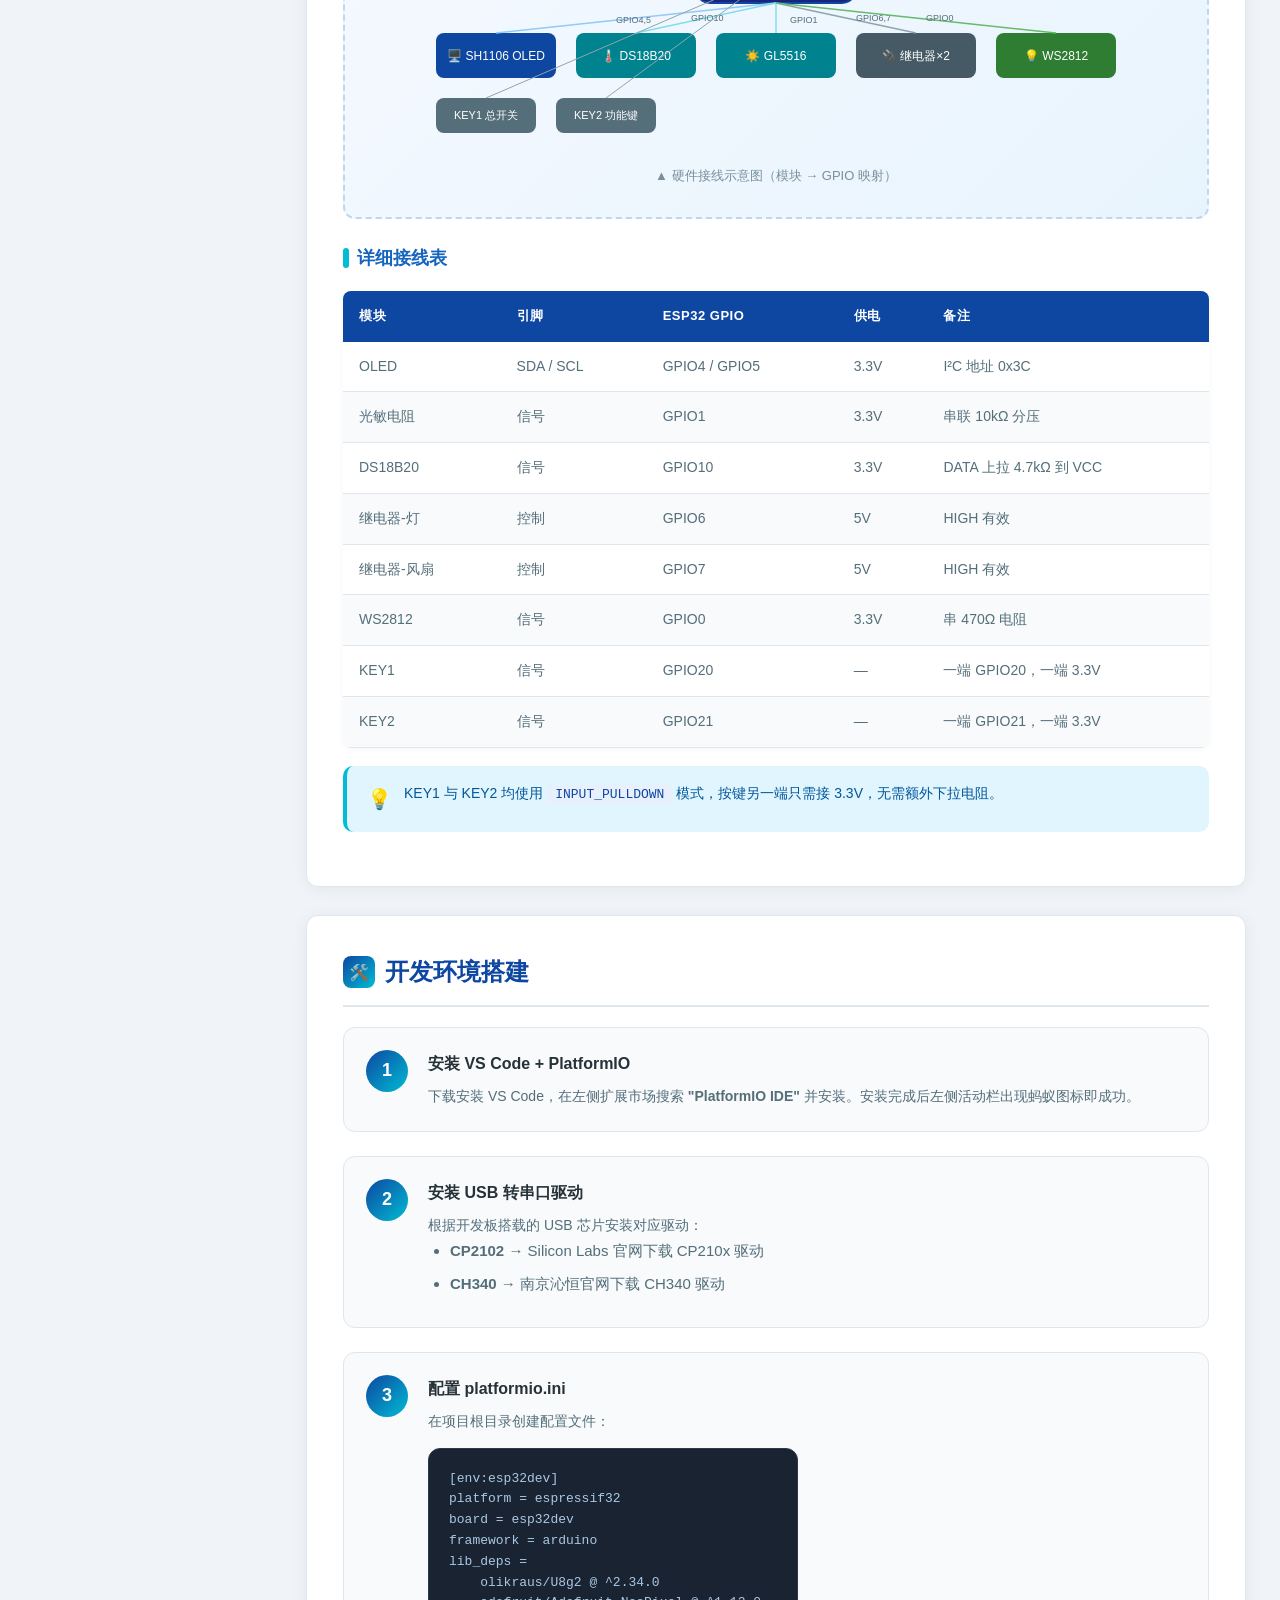
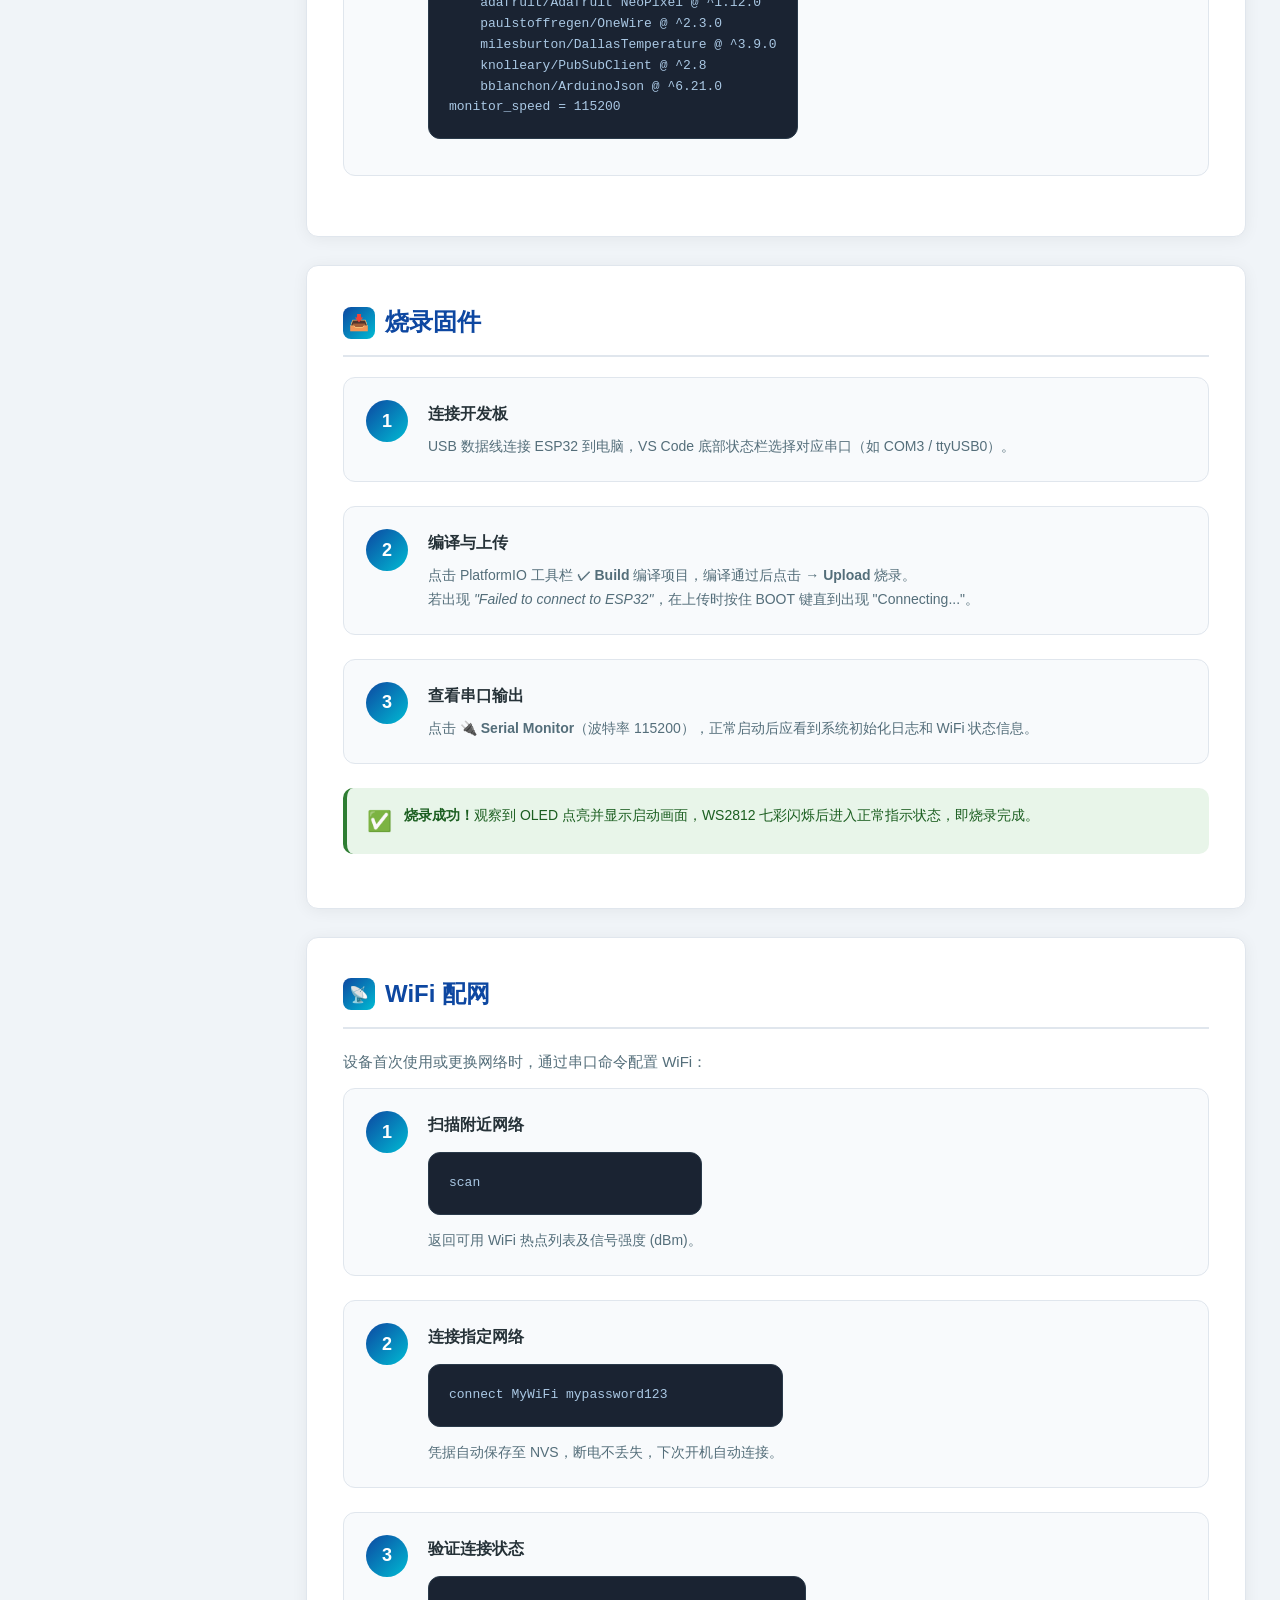
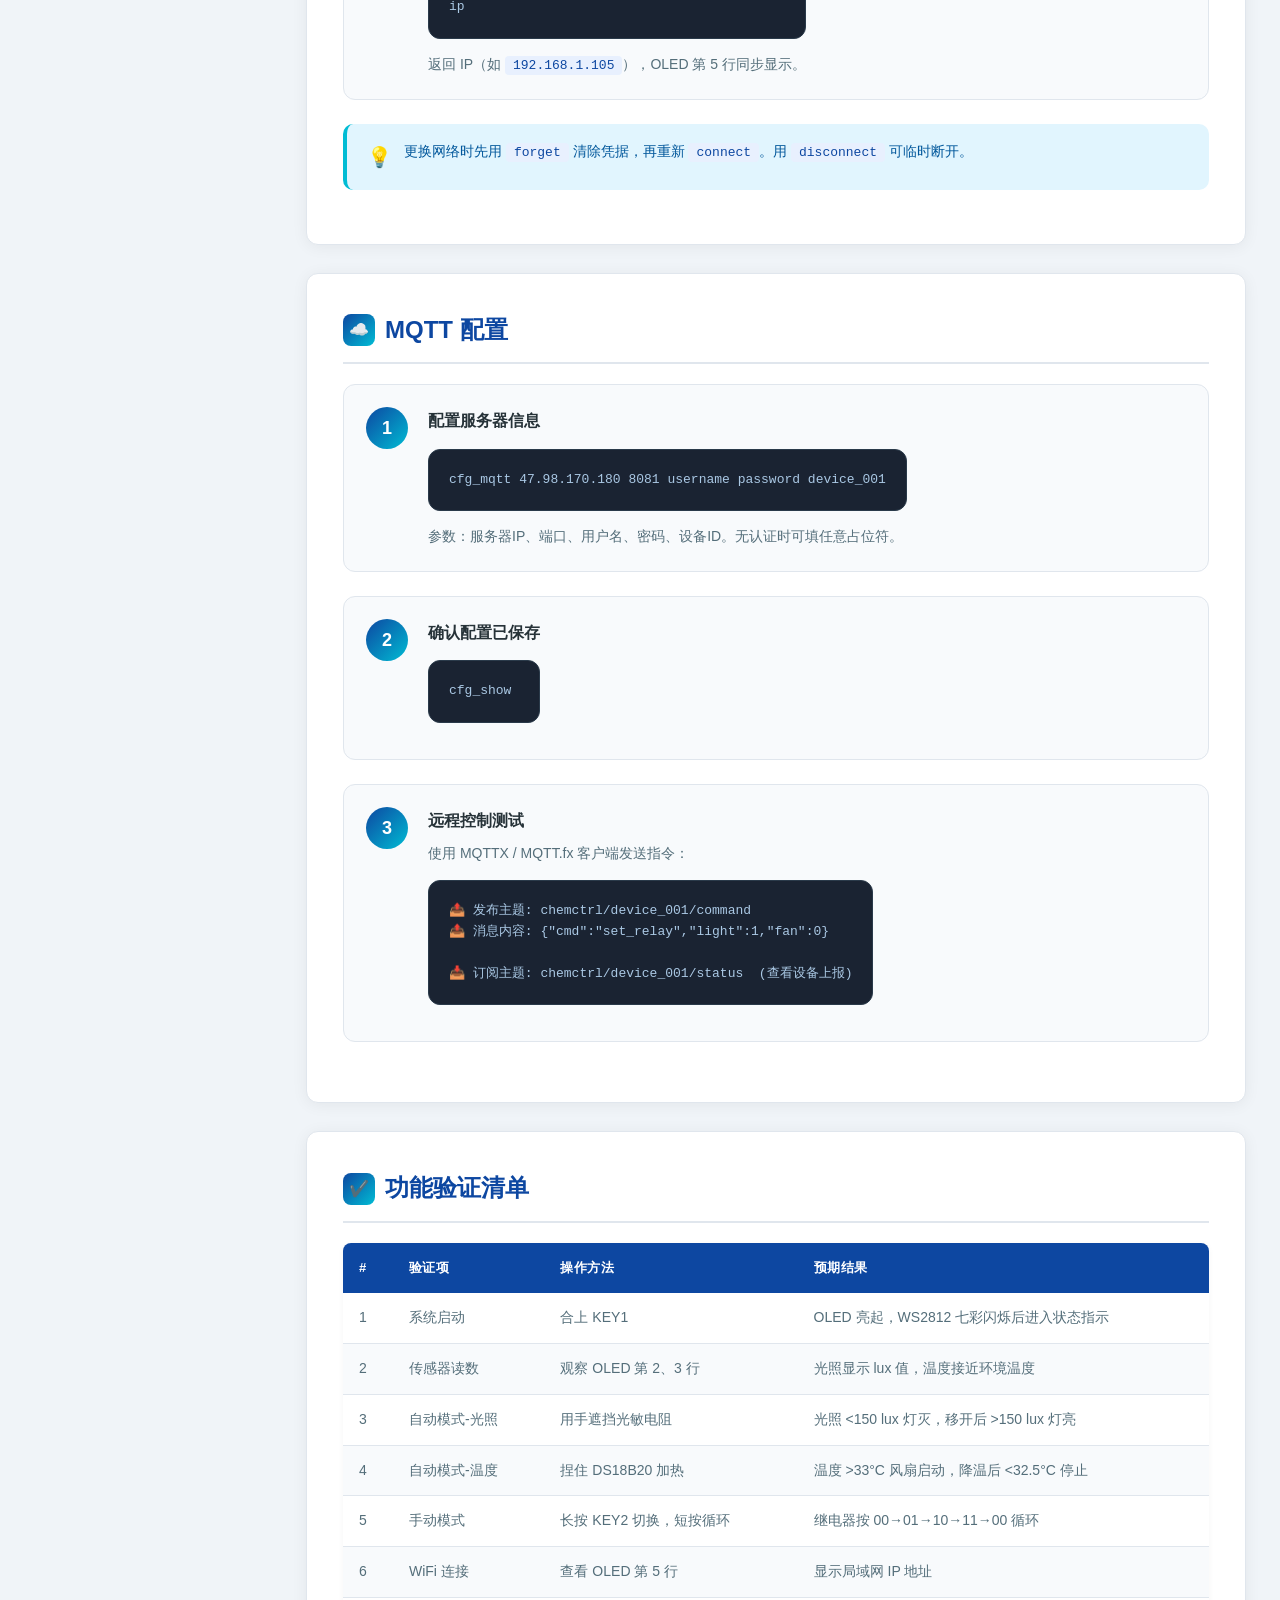
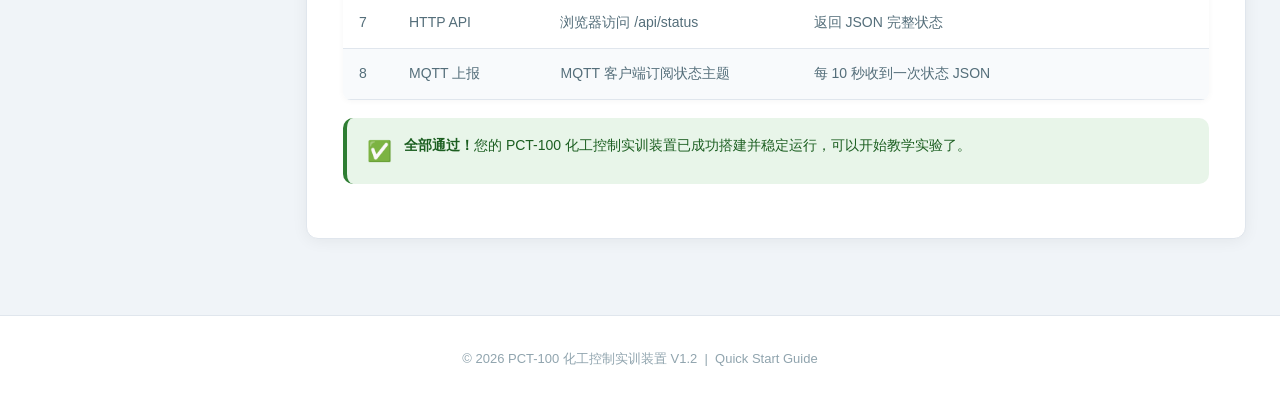
<file: guide.html>
<!DOCTYPE html>
<html lang="zh-CN">
<head>
  <meta charset="UTF-8">
  <meta name="viewport" content="width=device-width, initial-scale=1.0">
  <title>快速上手 - PCT-100 化工控制实训装置</title>
  <link rel="stylesheet" href="css/style.css">
</head>
<body>

  <nav class="top-nav">
    <div class="logo">PCT<span>-100</span></div>
    <ul>
      <li><a href="index.html">产品说明书</a></li>
      <li><a href="guide.html" class="active">快速上手</a></li>
      <li><a href="downloads.html">下载中心</a></li>
    </ul>
  </nav>

  <header class="hero" style="padding:80px 48px 60px;">
    <h1>⚡ 快速上手指南</h1>
    <p class="hero-subtitle">从开箱到稳定运行 — 15 分钟搭建您的化工控制实训平台</p>
  </header>

  <div class="main-container">
    <aside class="sidebar">
      <h3>上手步骤</h3>
      <ul>
        <li><a href="#prepare">准备工作</a></li>
        <li><a href="#wiring">硬件接线</a></li>
        <li><a href="#env">开发环境</a></li>
        <li><a href="#upload">烧录固件</a></li>
        <li><a href="#wifi">WiFi 配网</a></li>
        <li><a href="#mqtt">MQTT 配置</a></li>
        <li><a href="#test">功能验证</a></li>
      </ul>
    </aside>

    <main class="content">

      <!-- 准备工作 -->
      <section id="prepare">
        <h2><span class="section-icon">📦</span> 准备工作</h2>

        <h3>硬件清单</h3>
        <table class="data-table">
          <thead><tr><th>序号</th><th>物品</th><th>数量</th><th>说明</th></tr></thead>
          <tbody>
            <tr><td>1</td><td>ESP32-DevKitC 开发板</td><td>×1</td><td>240MHz 双核，4MB Flash</td></tr>
            <tr><td>2</td><td>SH1106 OLED 128×64</td><td>×1</td><td>I²C 接口，地址 0x3C</td></tr>
            <tr><td>3</td><td>GL5516 光敏电阻</td><td>×1</td><td>配 10kΩ 分压电阻</td></tr>
            <tr><td>4</td><td>DS18B20 温度传感器</td><td>×1</td><td>配 4.7kΩ 上拉电阻</td></tr>
            <tr><td>5</td><td>2路继电器模块（5V）</td><td>×1</td><td>光耦隔离，低电平触发</td></tr>
            <tr><td>6</td><td>WS2812 RGB LED</td><td>×1</td><td>建议串 470Ω 限流电阻</td></tr>
            <tr><td>7</td><td>自锁按键 + 轻触按键</td><td>×各1</td><td>KEY1（电源）+ KEY2（功能）</td></tr>
            <tr><td>8</td><td>USB 数据线</td><td>×1</td><td>需支持数据传输</td></tr>
            <tr><td>9</td><td>杜邦线 + 面包板/洞洞板</td><td>若干</td><td>公母头、母母头均备</td></tr>
          </tbody>
        </table>

        <h3>软件清单</h3>
        <ul>
          <li>Visual Studio Code（最新版）</li>
          <li>PlatformIO IDE 插件（扩展市场搜索安装）</li>
          <li>CH340 / CP2102 USB 驱动（按开发板型号安装对应驱动）</li>
          <li>串口调试工具（推荐 MobaXterm 或 putty，波特率 115200）</li>
        </ul>
      </section>

      <!-- 硬件接线 -->
      <section id="wiring">
        <h2><span class="section-icon">🔗</span> 硬件接线</h2>
        <p>按照下表将各模块与 ESP32 连接。建议使用不同颜色杜邦线区分电源（红）、地线（黑）和信号线（其他颜色）。</p>

        <div class="warning-box">
          <div><strong>⚠ 严禁使用 GPIO17 和 GPIO18！</strong>这两个引脚在本项目中为保留引脚，任何外设均不得占用。</div>
        </div>

        <!-- 接线示意 SVG -->
        <div class="arch-diagram" style="padding:16px 20px;">
          <svg width="720" height="260" viewBox="0 0 720 260" xmlns="http://www.w3.org/2000/svg">
            <!-- ESP32 核心 -->
            <rect x="280" y="30" width="160" height="80" rx="14" fill="#1a237e" stroke="#0d47a1" stroke-width="2"/>
            <text x="360" y="65" text-anchor="middle" fill="#fff" font-size="14" font-weight="bold">ESP32</text>
            <text x="360" y="85" text-anchor="middle" fill="#90caf9" font-size="10">DevKitC</text>
            <text x="360" y="100" text-anchor="middle" fill="#64b5f6" font-size="9">GPIO 引脚</text>

            <!-- 外设模块 -->
            <rect x="20" y="140" width="120" height="45" rx="8" fill="#0d47a1"/><text x="80" y="167" text-anchor="middle" fill="#fff" font-size="12">🖥️ SH1106 OLED</text>
            <rect x="160" y="140" width="120" height="45" rx="8" fill="#00838f"/><text x="220" y="167" text-anchor="middle" fill="#fff" font-size="12">🌡️ DS18B20</text>
            <rect x="300" y="140" width="120" height="45" rx="8" fill="#00838f"/><text x="360" y="167" text-anchor="middle" fill="#fff" font-size="12">☀️ GL5516</text>
            <rect x="440" y="140" width="120" height="45" rx="8" fill="#455a64"/><text x="500" y="167" text-anchor="middle" fill="#fff" font-size="12">🔌 继电器×2</text>
            <rect x="580" y="140" width="120" height="45" rx="8" fill="#2e7d32"/><text x="640" y="167" text-anchor="middle" fill="#fff" font-size="12">💡 WS2812</text>

            <!-- 按键 -->
            <rect x="20" y="205" width="100" height="35" rx="8" fill="#546e7a"/><text x="70" y="226" text-anchor="middle" fill="#fff" font-size="11">KEY1 总开关</text>
            <rect x="140" y="205" width="100" height="35" rx="8" fill="#546e7a"/><text x="190" y="226" text-anchor="middle" fill="#fff" font-size="11">KEY2 功能键</text>

            <!-- 连线 -->
            <line x1="360" y1="110" x2="80" y2="140" stroke="#90caf9" stroke-width="1.5"/><text x="200" y="130" fill="#546e7a" font-size="9">GPIO4,5</text>
            <line x1="360" y1="110" x2="220" y2="140" stroke="#80deea" stroke-width="1.5"/><text x="275" y="128" fill="#546e7a" font-size="9">GPIO10</text>
            <line x1="360" y1="110" x2="360" y2="140" stroke="#80deea" stroke-width="1.5"/><text x="374" y="130" fill="#546e7a" font-size="9">GPIO1</text>
            <line x1="360" y1="110" x2="500" y2="140" stroke="#90a4ae" stroke-width="1.5"/><text x="440" y="128" fill="#546e7a" font-size="9">GPIO6,7</text>
            <line x1="360" y1="110" x2="640" y2="140" stroke="#66bb6a" stroke-width="1.5"/><text x="510" y="128" fill="#546e7a" font-size="9">GPIO0</text>
            <line x1="360" y1="80" x2="70" y2="205" stroke="#90a4ae" stroke-width="1"/>
            <line x1="360" y1="80" x2="190" y2="205" stroke="#90a4ae" stroke-width="1"/>
            <text x="225" y="105" fill="#546e7a" font-size="9">GPIO20,21</text>
          </svg>
          <p style="margin-top:4px; color:#78909c; font-size:13px;">▲ 硬件接线示意图（模块 → GPIO 映射）</p>
        </div>

        <h3>详细接线表</h3>
        <table class="data-table">
          <thead><tr><th>模块</th><th>引脚</th><th>ESP32 GPIO</th><th>供电</th><th>备注</th></tr></thead>
          <tbody>
            <tr><td>OLED</td><td>SDA / SCL</td><td>GPIO4 / GPIO5</td><td>3.3V</td><td>I²C 地址 0x3C</td></tr>
            <tr><td>光敏电阻</td><td>信号</td><td>GPIO1</td><td>3.3V</td><td>串联 10kΩ 分压</td></tr>
            <tr><td>DS18B20</td><td>信号</td><td>GPIO10</td><td>3.3V</td><td>DATA 上拉 4.7kΩ 到 VCC</td></tr>
            <tr><td>继电器-灯</td><td>控制</td><td>GPIO6</td><td>5V</td><td>HIGH 有效</td></tr>
            <tr><td>继电器-风扇</td><td>控制</td><td>GPIO7</td><td>5V</td><td>HIGH 有效</td></tr>
            <tr><td>WS2812</td><td>信号</td><td>GPIO0</td><td>3.3V</td><td>串 470Ω 电阻</td></tr>
            <tr><td>KEY1</td><td>信号</td><td>GPIO20</td><td>—</td><td>一端 GPIO20，一端 3.3V</td></tr>
            <tr><td>KEY2</td><td>信号</td><td>GPIO21</td><td>—</td><td>一端 GPIO21，一端 3.3V</td></tr>
          </tbody>
        </table>
        <div class="info-box">
          <div>KEY1 与 KEY2 均使用 <code>INPUT_PULLDOWN</code> 模式，按键另一端只需接 3.3V，无需额外下拉电阻。</div>
        </div>
      </section>

      <!-- 开发环境 -->
      <section id="env">
        <h2><span class="section-icon">🛠️</span> 开发环境搭建</h2>

        <div class="step">
          <div class="step-number">1</div>
          <div class="step-content">
            <h4>安装 VS Code + PlatformIO</h4>
            <p>下载安装 VS Code，在左侧扩展市场搜索 <strong>"PlatformIO IDE"</strong> 并安装。安装完成后左侧活动栏出现蚂蚁图标即成功。</p>
          </div>
        </div>

        <div class="step">
          <div class="step-number">2</div>
          <div class="step-content">
            <h4>安装 USB 转串口驱动</h4>
            <p>根据开发板搭载的 USB 芯片安装对应驱动：</p>
            <ul>
              <li><strong>CP2102</strong> → Silicon Labs 官网下载 CP210x 驱动</li>
              <li><strong>CH340</strong> → 南京沁恒官网下载 CH340 驱动</li>
            </ul>
          </div>
        </div>

        <div class="step">
          <div class="step-number">3</div>
          <div class="step-content">
            <h4>配置 platformio.ini</h4>
            <p>在项目根目录创建配置文件：</p>
            <pre>
[env:esp32dev]
platform = espressif32
board = esp32dev
framework = arduino
lib_deps =
    olikraus/U8g2 @ ^2.34.0
    adafruit/Adafruit NeoPixel @ ^1.12.0
    paulstoffregen/OneWire @ ^2.3.0
    milesburton/DallasTemperature @ ^3.9.0
    knolleary/PubSubClient @ ^2.8
    bblanchon/ArduinoJson @ ^6.21.0
monitor_speed = 115200</pre>
          </div>
        </div>
      </section>

      <!-- 烧录固件 -->
      <section id="upload">
        <h2><span class="section-icon">📥</span> 烧录固件</h2>

        <div class="step">
          <div class="step-number">1</div>
          <div class="step-content">
            <h4>连接开发板</h4>
            <p>USB 数据线连接 ESP32 到电脑，VS Code 底部状态栏选择对应串口（如 COM3 / ttyUSB0）。</p>
          </div>
        </div>

        <div class="step">
          <div class="step-number">2</div>
          <div class="step-content">
            <h4>编译与上传</h4>
            <p>点击 PlatformIO 工具栏 <strong>✓ Build</strong> 编译项目，编译通过后点击 <strong>→ Upload</strong> 烧录。</p>
            <p>若出现 <em>"Failed to connect to ESP32"</em>，在上传时按住 BOOT 键直到出现 "Connecting..."。</p>
          </div>
        </div>

        <div class="step">
          <div class="step-number">3</div>
          <div class="step-content">
            <h4>查看串口输出</h4>
            <p>点击 <strong>🔌 Serial Monitor</strong>（波特率 115200），正常启动后应看到系统初始化日志和 WiFi 状态信息。</p>
          </div>
        </div>

        <div class="success-box">
          <div><strong>烧录成功！</strong>观察到 OLED 点亮并显示启动画面，WS2812 七彩闪烁后进入正常指示状态，即烧录完成。</div>
        </div>
      </section>

      <!-- WiFi 配网 -->
      <section id="wifi">
        <h2><span class="section-icon">📡</span> WiFi 配网</h2>
        <p>设备首次使用或更换网络时，通过串口命令配置 WiFi：</p>

        <div class="step">
          <div class="step-number">1</div>
          <div class="step-content">
            <h4>扫描附近网络</h4>
            <pre>scan</pre>
            <p>返回可用 WiFi 热点列表及信号强度 (dBm)。</p>
          </div>
        </div>

        <div class="step">
          <div class="step-number">2</div>
          <div class="step-content">
            <h4>连接指定网络</h4>
            <pre>connect MyWiFi mypassword123</pre>
            <p>凭据自动保存至 NVS，断电不丢失，下次开机自动连接。</p>
          </div>
        </div>

        <div class="step">
          <div class="step-number">3</div>
          <div class="step-content">
            <h4>验证连接状态</h4>
            <pre>ip</pre>
            <p>返回 IP（如 <code>192.168.1.105</code>），OLED 第 5 行同步显示。</p>
          </div>
        </div>

        <div class="info-box">
          <div>更换网络时先用 <code>forget</code> 清除凭据，再重新 <code>connect</code>。用 <code>disconnect</code> 可临时断开。</div>
        </div>
      </section>

      <!-- MQTT 配置 -->
      <section id="mqtt">
        <h2><span class="section-icon">☁️</span> MQTT 配置</h2>

        <div class="step">
          <div class="step-number">1</div>
          <div class="step-content">
            <h4>配置服务器信息</h4>
            <pre>cfg_mqtt 47.98.170.180 8081 username password device_001</pre>
            <p>参数：服务器IP、端口、用户名、密码、设备ID。无认证时可填任意占位符。</p>
          </div>
        </div>

        <div class="step">
          <div class="step-number">2</div>
          <div class="step-content">
            <h4>确认配置已保存</h4>
            <pre>cfg_show</pre>
          </div>
        </div>

        <div class="step">
          <div class="step-number">3</div>
          <div class="step-content">
            <h4>远程控制测试</h4>
            <p>使用 MQTTX / MQTT.fx 客户端发送指令：</p>
            <pre>
📤 发布主题: chemctrl/device_001/command
📤 消息内容: {"cmd":"set_relay","light":1,"fan":0}

📥 订阅主题: chemctrl/device_001/status  (查看设备上报)</pre>
          </div>
        </div>
      </section>

      <!-- 功能验证 -->
      <section id="test">
        <h2><span class="section-icon">✔️</span> 功能验证清单</h2>

        <table class="data-table">
          <thead><tr><th>#</th><th>验证项</th><th>操作方法</th><th>预期结果</th></tr></thead>
          <tbody>
            <tr><td>1</td><td>系统启动</td><td>合上 KEY1</td><td>OLED 亮起，WS2812 七彩闪烁后进入状态指示</td></tr>
            <tr><td>2</td><td>传感器读数</td><td>观察 OLED 第 2、3 行</td><td>光照显示 lux 值，温度接近环境温度</td></tr>
            <tr><td>3</td><td>自动模式-光照</td><td>用手遮挡光敏电阻</td><td>光照 &lt;150 lux 灯灭，移开后 &gt;150 lux 灯亮</td></tr>
            <tr><td>4</td><td>自动模式-温度</td><td>捏住 DS18B20 加热</td><td>温度 &gt;33°C 风扇启动，降温后 &lt;32.5°C 停止</td></tr>
            <tr><td>5</td><td>手动模式</td><td>长按 KEY2 切换，短按循环</td><td>继电器按 00→01→10→11→00 循环</td></tr>
            <tr><td>6</td><td>WiFi 连接</td><td>查看 OLED 第 5 行</td><td>显示局域网 IP 地址</td></tr>
            <tr><td>7</td><td>HTTP API</td><td>浏览器访问 /api/status</td><td>返回 JSON 完整状态</td></tr>
            <tr><td>8</td><td>MQTT 上报</td><td>MQTT 客户端订阅状态主题</td><td>每 10 秒收到一次状态 JSON</td></tr>
          </tbody>
        </table>

        <div class="success-box">
          <div><strong>全部通过！</strong>您的 PCT-100 化工控制实训装置已成功搭建并稳定运行，可以开始教学实验了。</div>
        </div>
      </section>

    </main>
  </div>

  <footer>© 2026 PCT-100 化工控制实训装置 V1.2 &nbsp;|&nbsp; Quick Start Guide</footer>

</body>
</html>
</file>
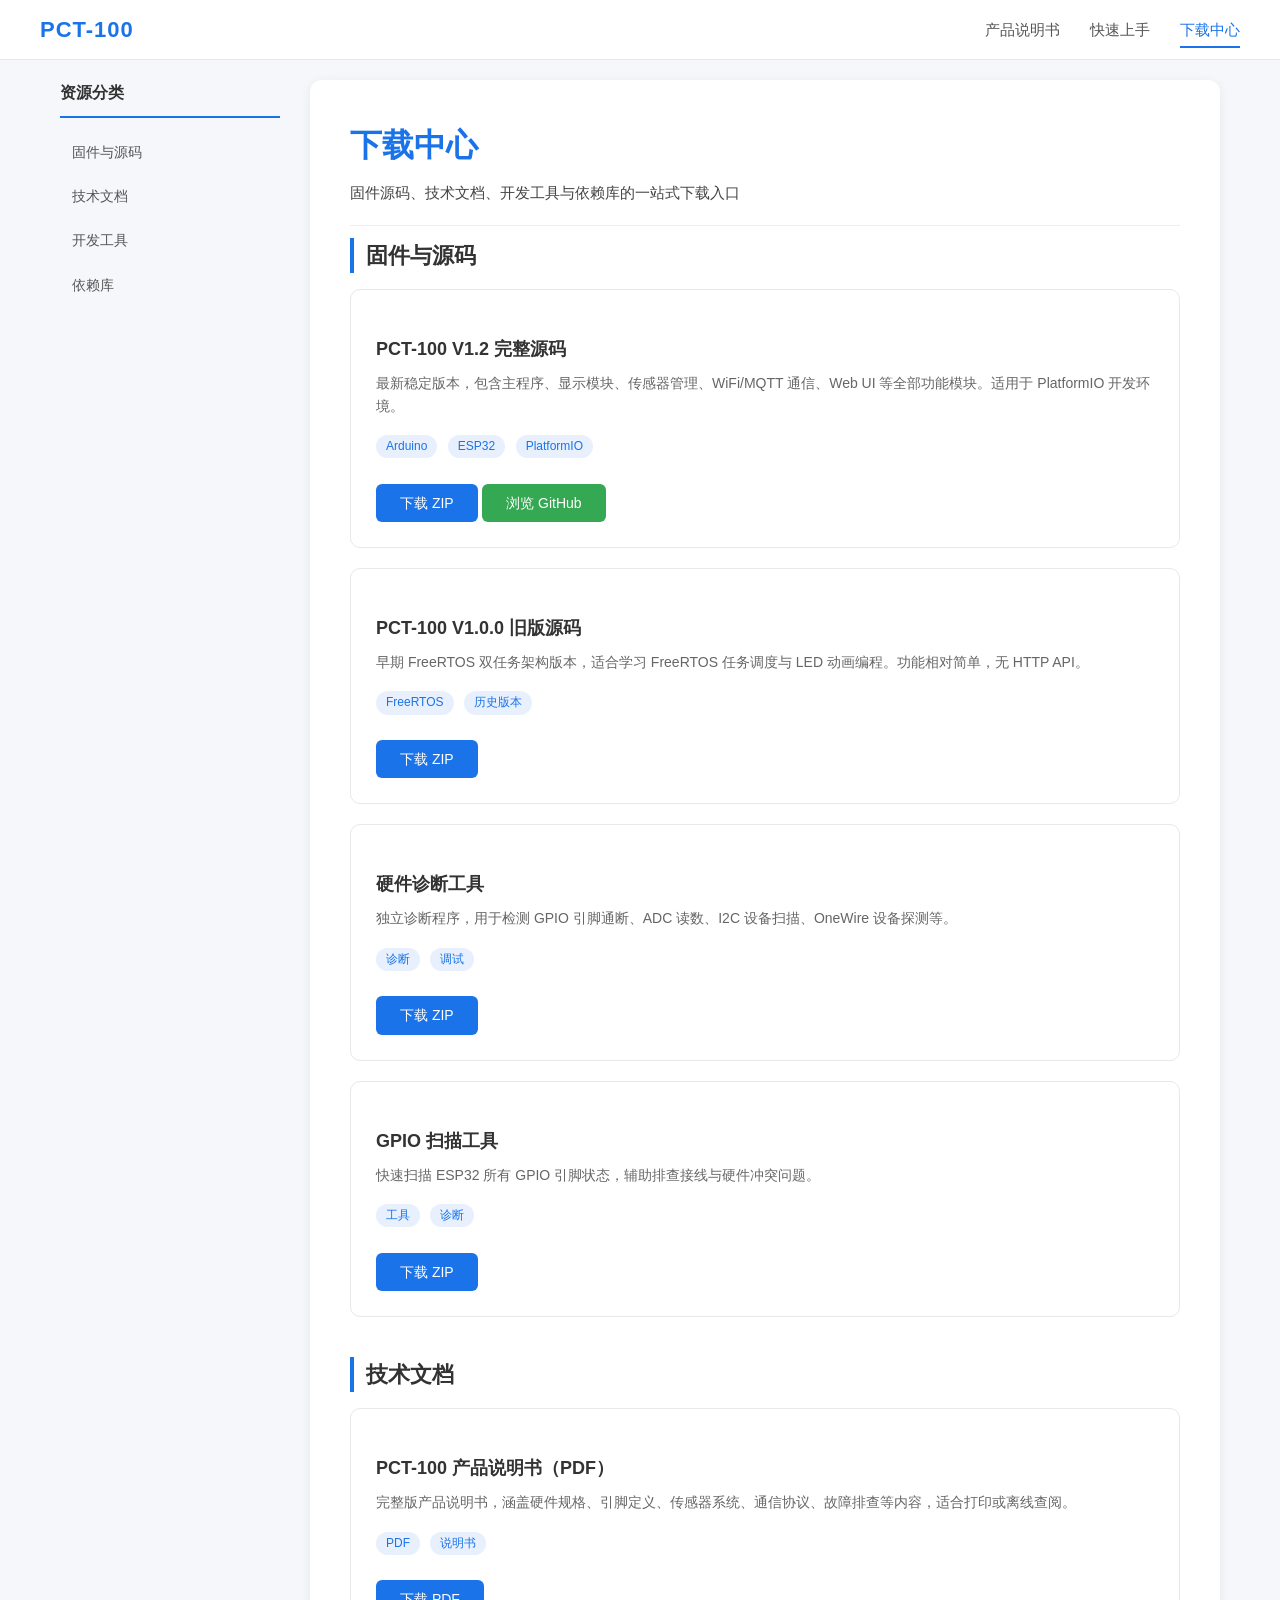
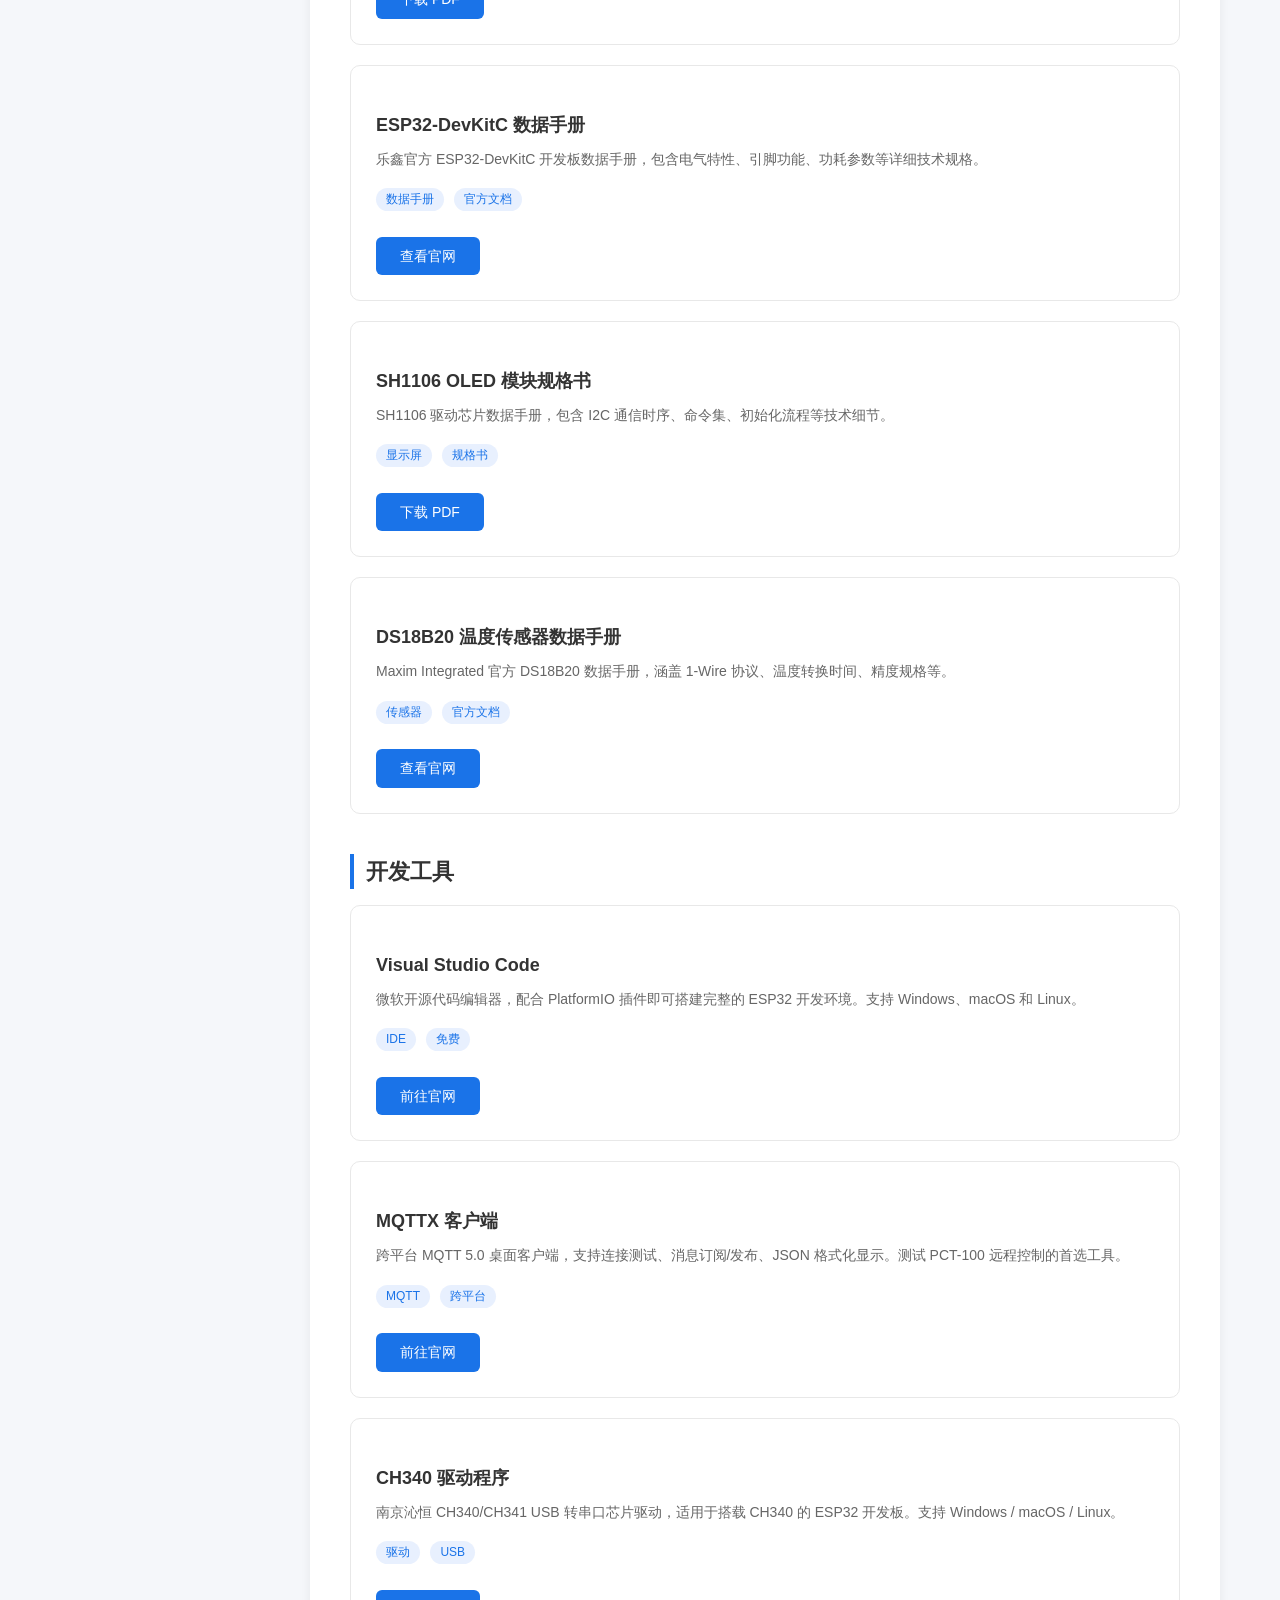
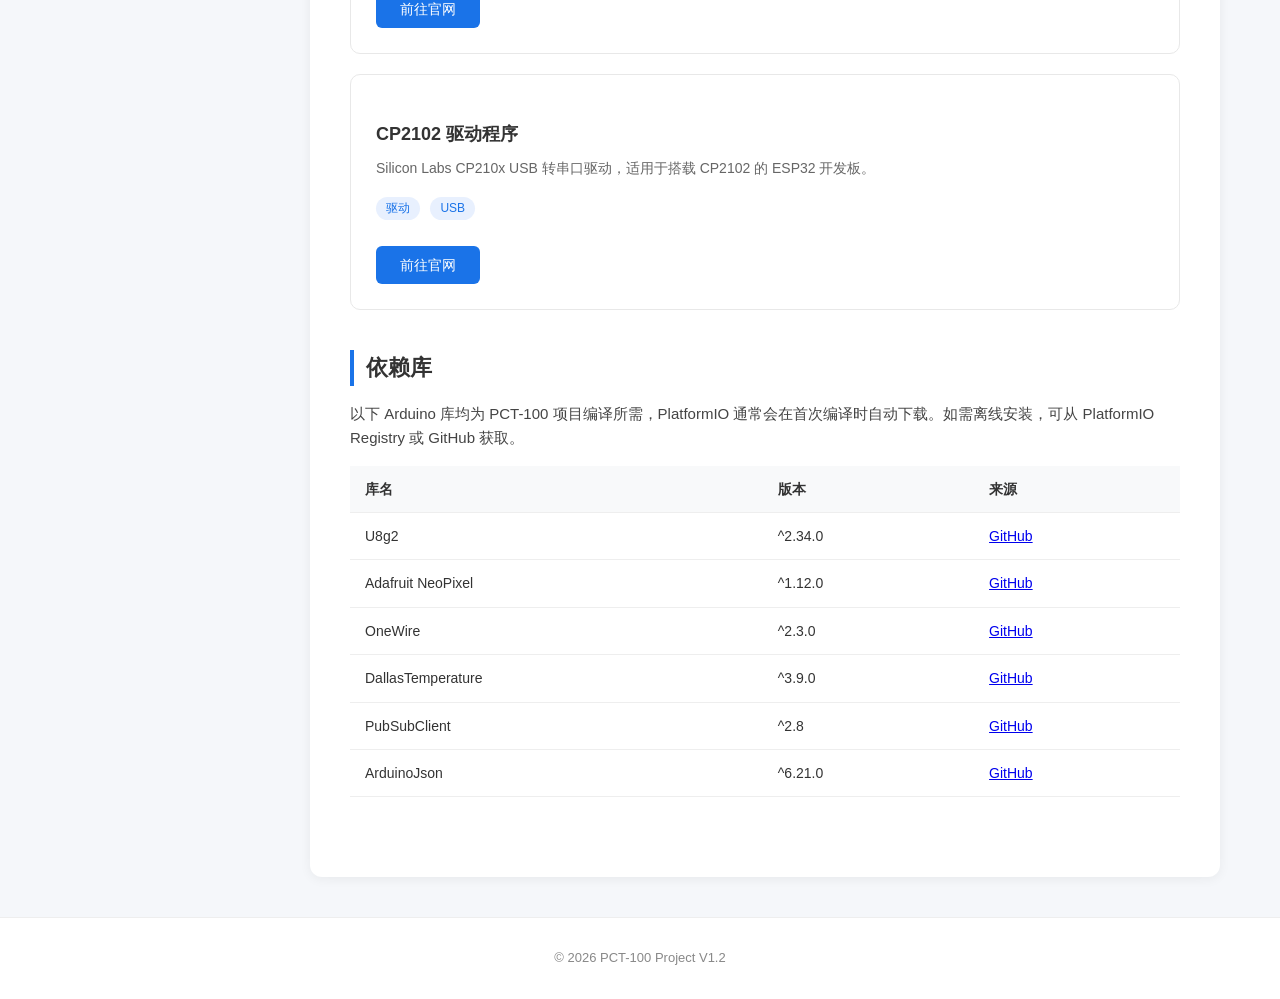
<file: PCT_100/downloads.html>
<!DOCTYPE html>
<html lang="zh-CN">
<head>
  <meta charset="UTF-8">
  <meta name="viewport" content="width=device-width, initial-scale=1.0">
  <title>下载中心 - PCT-100 化工控制实训装置</title>
  <link rel="stylesheet" href="css/style.css">
</head>
<body>

  <!-- 顶部导航 -->
  <nav class="top-nav">
    <div class="logo">PCT-100</div>
    <ul>
      <li><a href="index.html">产品说明书</a></li>
      <li><a href="guide.html">快速上手</a></li>
      <li><a href="downloads.html" class="active">下载中心</a></li>
    </ul>
  </nav>

  <!-- 主体 -->
  <div class="main-container">
    <!-- 左侧锚点菜单 -->
    <aside class="sidebar">
      <h3>资源分类</h3>
      <ul>
        <li><a href="#firmware">固件与源码</a></li>
        <li><a href="#docs">技术文档</a></li>
        <li><a href="#tools">开发工具</a></li>
        <li><a href="#libs">依赖库</a></li>
      </ul>
    </aside>

    <main class="content">
      <h1>下载中心</h1>
      <p class="subtitle">固件源码、技术文档、开发工具与依赖库的一站式下载入口</p>

      <!-- 固件与源码 -->
      <section id="firmware">
        <h2>固件与源码</h2>

        <div class="download-card">
          <h3>PCT-100 V1.2 完整源码</h3>
          <p>最新稳定版本，包含主程序、显示模块、传感器管理、WiFi/MQTT 通信、Web UI 等全部功能模块。适用于 PlatformIO 开发环境。</p>
          <span class="tag">Arduino</span>
          <span class="tag">ESP32</span>
          <span class="tag">PlatformIO</span>
          <br><br>
          <a href="#" class="btn">下载 ZIP</a>
          <a href="#" class="btn" style="background:#34a853;">浏览 GitHub</a>
        </div>

        <div class="download-card">
          <h3>PCT-100 V1.0.0 旧版源码</h3>
          <p>早期 FreeRTOS 双任务架构版本，适合学习 FreeRTOS 任务调度与 LED 动画编程。功能相对简单，无 HTTP API。</p>
          <span class="tag">FreeRTOS</span>
          <span class="tag">历史版本</span>
          <br><br>
          <a href="#" class="btn">下载 ZIP</a>
        </div>

        <div class="download-card">
          <h3>硬件诊断工具</h3>
          <p>独立诊断程序，用于检测 GPIO 引脚通断、ADC 读数、I2C 设备扫描、OneWire 设备探测等。</p>
          <span class="tag">诊断</span>
          <span class="tag">调试</span>
          <br><br>
          <a href="#" class="btn">下载 ZIP</a>
        </div>

        <div class="download-card">
          <h3>GPIO 扫描工具</h3>
          <p>快速扫描 ESP32 所有 GPIO 引脚状态，辅助排查接线与硬件冲突问题。</p>
          <span class="tag">工具</span>
          <span class="tag">诊断</span>
          <br><br>
          <a href="#" class="btn">下载 ZIP</a>
        </div>
      </section>

      <!-- 技术文档 -->
      <section id="docs">
        <h2>技术文档</h2>

        <div class="download-card">
          <h3>PCT-100 产品说明书（PDF）</h3>
          <p>完整版产品说明书，涵盖硬件规格、引脚定义、传感器系统、通信协议、故障排查等内容，适合打印或离线查阅。</p>
          <span class="tag">PDF</span>
          <span class="tag">说明书</span>
          <br><br>
          <a href="#" class="btn">下载 PDF</a>
        </div>

        <div class="download-card">
          <h3>ESP32-DevKitC 数据手册</h3>
          <p>乐鑫官方 ESP32-DevKitC 开发板数据手册，包含电气特性、引脚功能、功耗参数等详细技术规格。</p>
          <span class="tag">数据手册</span>
          <span class="tag">官方文档</span>
          <br><br>
          <a href="https://docs.espressif.com/projects/esp-idf/zh_CN/latest/esp32/hw-reference/esp32/get-started-devkitc.html" target="_blank" class="btn">查看官网</a>
        </div>

        <div class="download-card">
          <h3>SH1106 OLED 模块规格书</h3>
          <p>SH1106 驱动芯片数据手册，包含 I2C 通信时序、命令集、初始化流程等技术细节。</p>
          <span class="tag">显示屏</span>
          <span class="tag">规格书</span>
          <br><br>
          <a href="#" class="btn">下载 PDF</a>
        </div>

        <div class="download-card">
          <h3>DS18B20 温度传感器数据手册</h3>
          <p>Maxim Integrated 官方 DS18B20 数据手册，涵盖 1-Wire 协议、温度转换时间、精度规格等。</p>
          <span class="tag">传感器</span>
          <span class="tag">官方文档</span>
          <br><br>
          <a href="https://www.analog.com/media/en/technical-documentation/data-sheets/ds18b20.pdf" target="_blank" class="btn">查看官网</a>
        </div>
      </section>

      <!-- 开发工具 -->
      <section id="tools">
        <h2>开发工具</h2>

        <div class="download-card">
          <h3>Visual Studio Code</h3>
          <p>微软开源代码编辑器，配合 PlatformIO 插件即可搭建完整的 ESP32 开发环境。支持 Windows、macOS 和 Linux。</p>
          <span class="tag">IDE</span>
          <span class="tag">免费</span>
          <br><br>
          <a href="https://code.visualstudio.com/" target="_blank" class="btn">前往官网</a>
        </div>

        <div class="download-card">
          <h3>MQTTX 客户端</h3>
          <p>跨平台 MQTT 5.0 桌面客户端，支持连接测试、消息订阅/发布、JSON 格式化显示。测试 PCT-100 远程控制的首选工具。</p>
          <span class="tag">MQTT</span>
          <span class="tag">跨平台</span>
          <br><br>
          <a href="https://mqttx.app/" target="_blank" class="btn">前往官网</a>
        </div>

        <div class="download-card">
          <h3>CH340 驱动程序</h3>
          <p>南京沁恒 CH340/CH341 USB 转串口芯片驱动，适用于搭载 CH340 的 ESP32 开发板。支持 Windows / macOS / Linux。</p>
          <span class="tag">驱动</span>
          <span class="tag">USB</span>
          <br><br>
          <a href="http://www.wch.cn/downloads/CH341SER_ZIP.html" target="_blank" class="btn">前往官网</a>
        </div>

        <div class="download-card">
          <h3>CP2102 驱动程序</h3>
          <p>Silicon Labs CP210x USB 转串口驱动，适用于搭载 CP2102 的 ESP32 开发板。</p>
          <span class="tag">驱动</span>
          <span class="tag">USB</span>
          <br><br>
          <a href="https://www.silabs.com/developers/usb-to-uart-bridge-vcp-drivers" target="_blank" class="btn">前往官网</a>
        </div>
      </section>

      <!-- 依赖库 -->
      <section id="libs">
        <h2>依赖库</h2>
        <p>以下 Arduino 库均为 PCT-100 项目编译所需，PlatformIO 通常会在首次编译时自动下载。如需离线安装，可从 PlatformIO Registry 或 GitHub 获取。</p>

        <table class="data-table">
          <thead>
            <tr><th>库名</th><th>版本</th><th>来源</th></tr>
          </thead>
          <tbody>
            <tr>
              <td>U8g2</td>
              <td>^2.34.0</td>
              <td><a href="https://github.com/olikraus/u8g2" target="_blank">GitHub</a></td>
            </tr>
            <tr>
              <td>Adafruit NeoPixel</td>
              <td>^1.12.0</td>
              <td><a href="https://github.com/adafruit/Adafruit_NeoPixel" target="_blank">GitHub</a></td>
            </tr>
            <tr>
              <td>OneWire</td>
              <td>^2.3.0</td>
              <td><a href="https://github.com/PaulStoffregen/OneWire" target="_blank">GitHub</a></td>
            </tr>
            <tr>
              <td>DallasTemperature</td>
              <td>^3.9.0</td>
              <td><a href="https://github.com/milesburton/Arduino-Temperature-Control-Library" target="_blank">GitHub</a></td>
            </tr>
            <tr>
              <td>PubSubClient</td>
              <td>^2.8</td>
              <td><a href="https://github.com/knolleary/pubsubclient" target="_blank">GitHub</a></td>
            </tr>
            <tr>
              <td>ArduinoJson</td>
              <td>^6.21.0</td>
              <td><a href="https://github.com/bblanchon/ArduinoJson" target="_blank">GitHub</a></td>
            </tr>
          </tbody>
        </table>
      </section>

    </main>
  </div>

  <footer>© 2026 PCT-100 Project V1.2</footer>

</body>
</html>
</file>
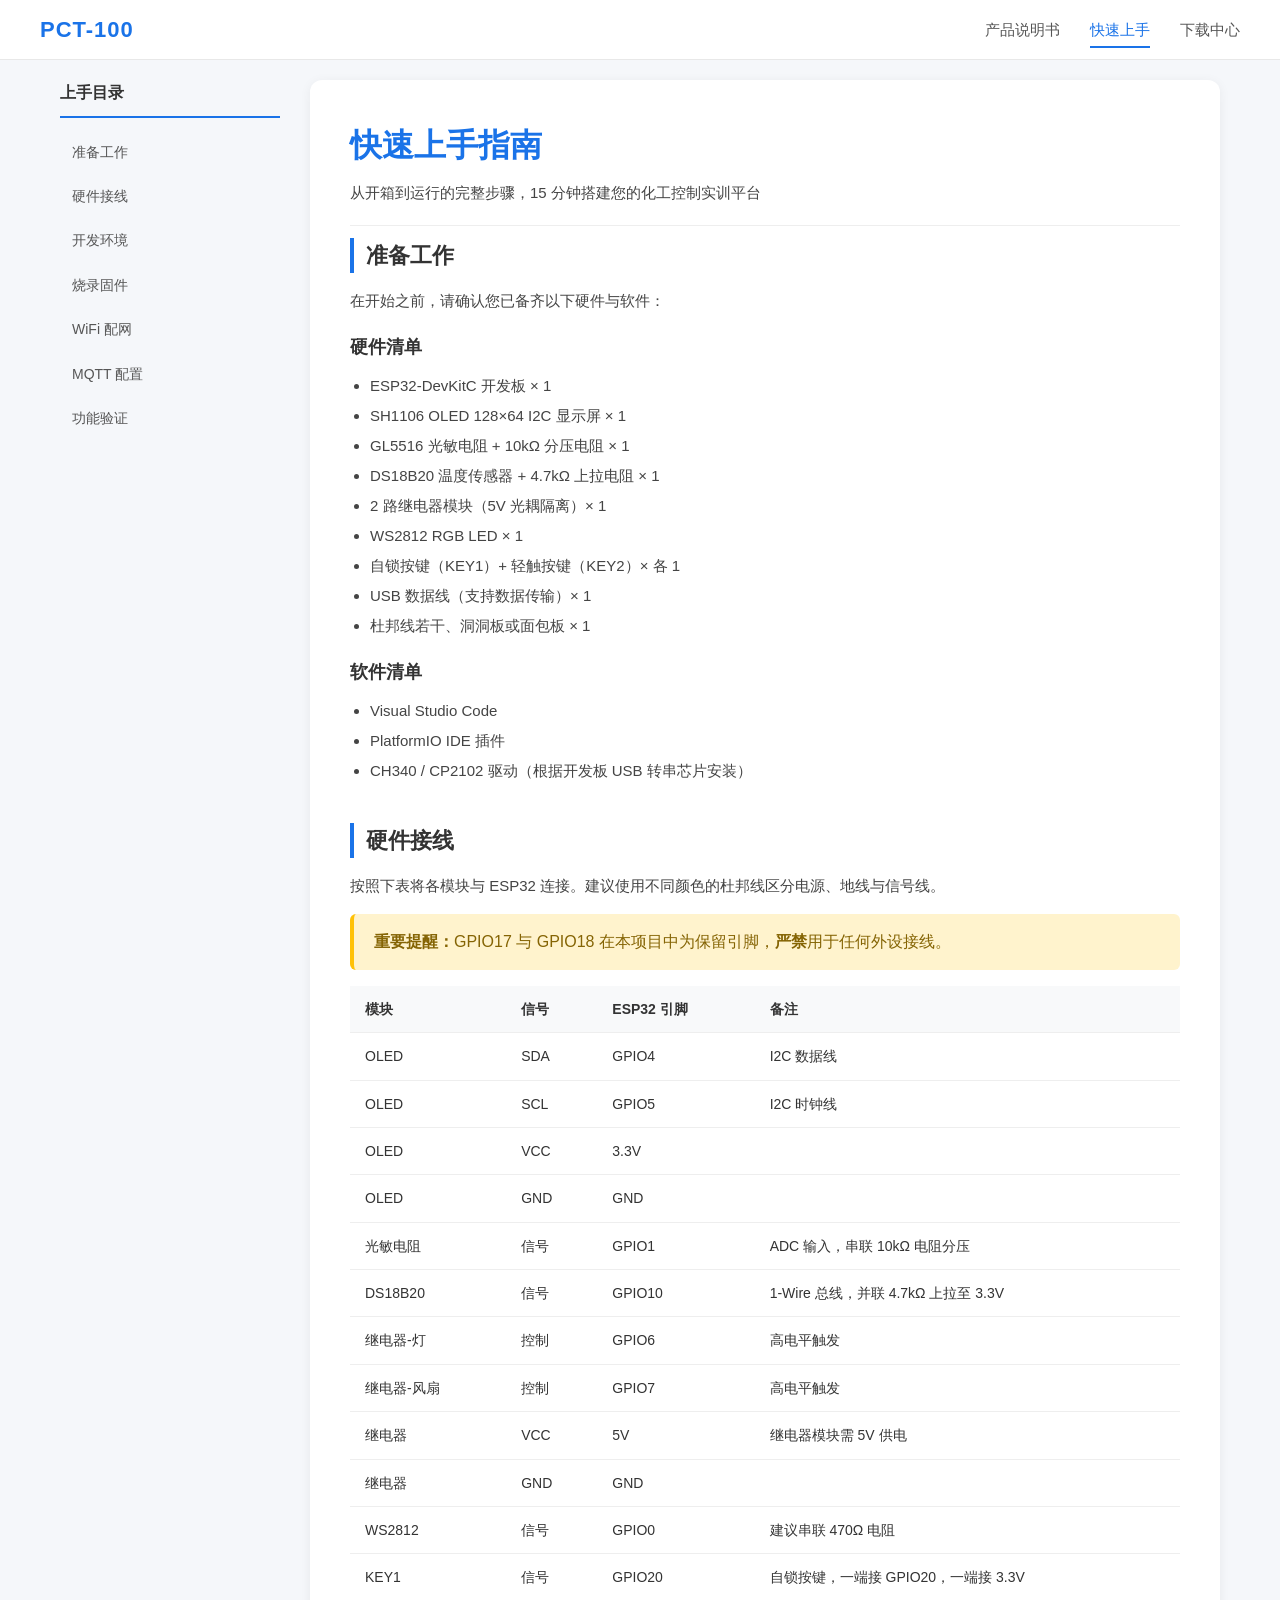
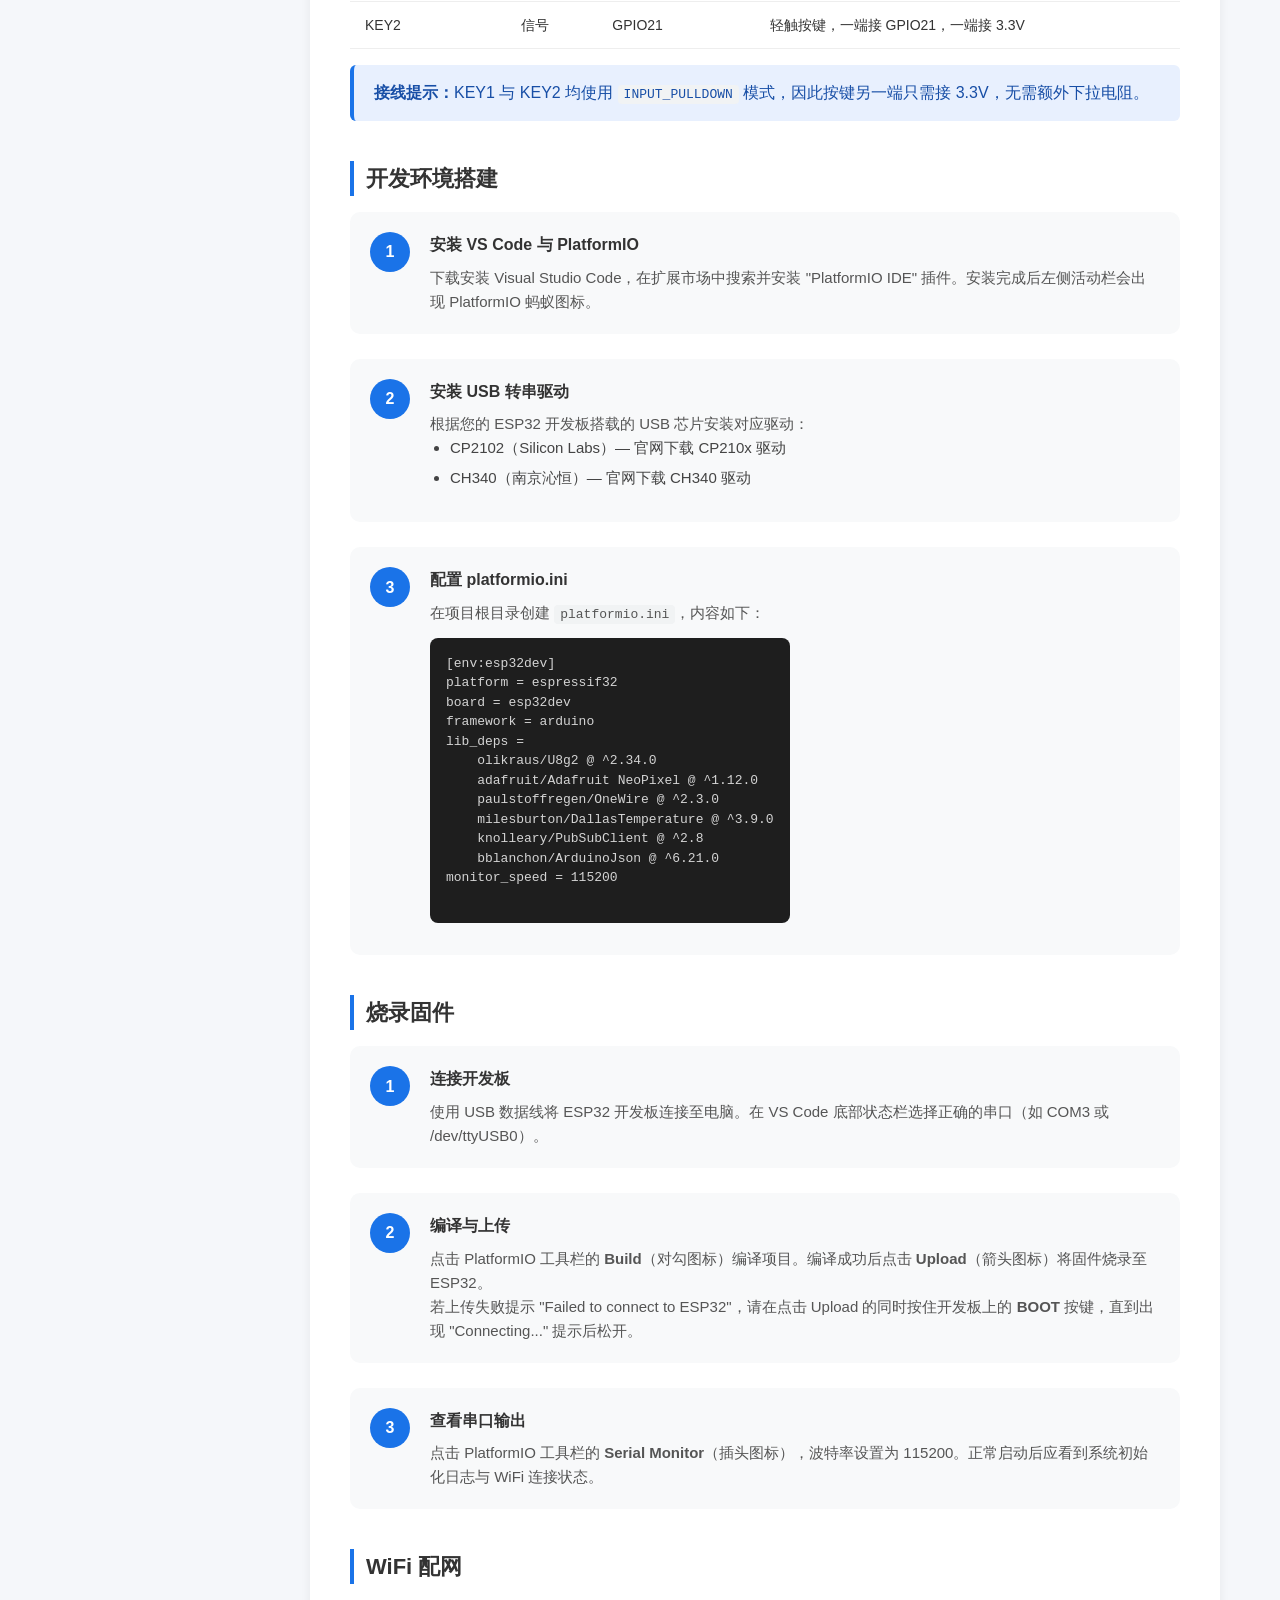
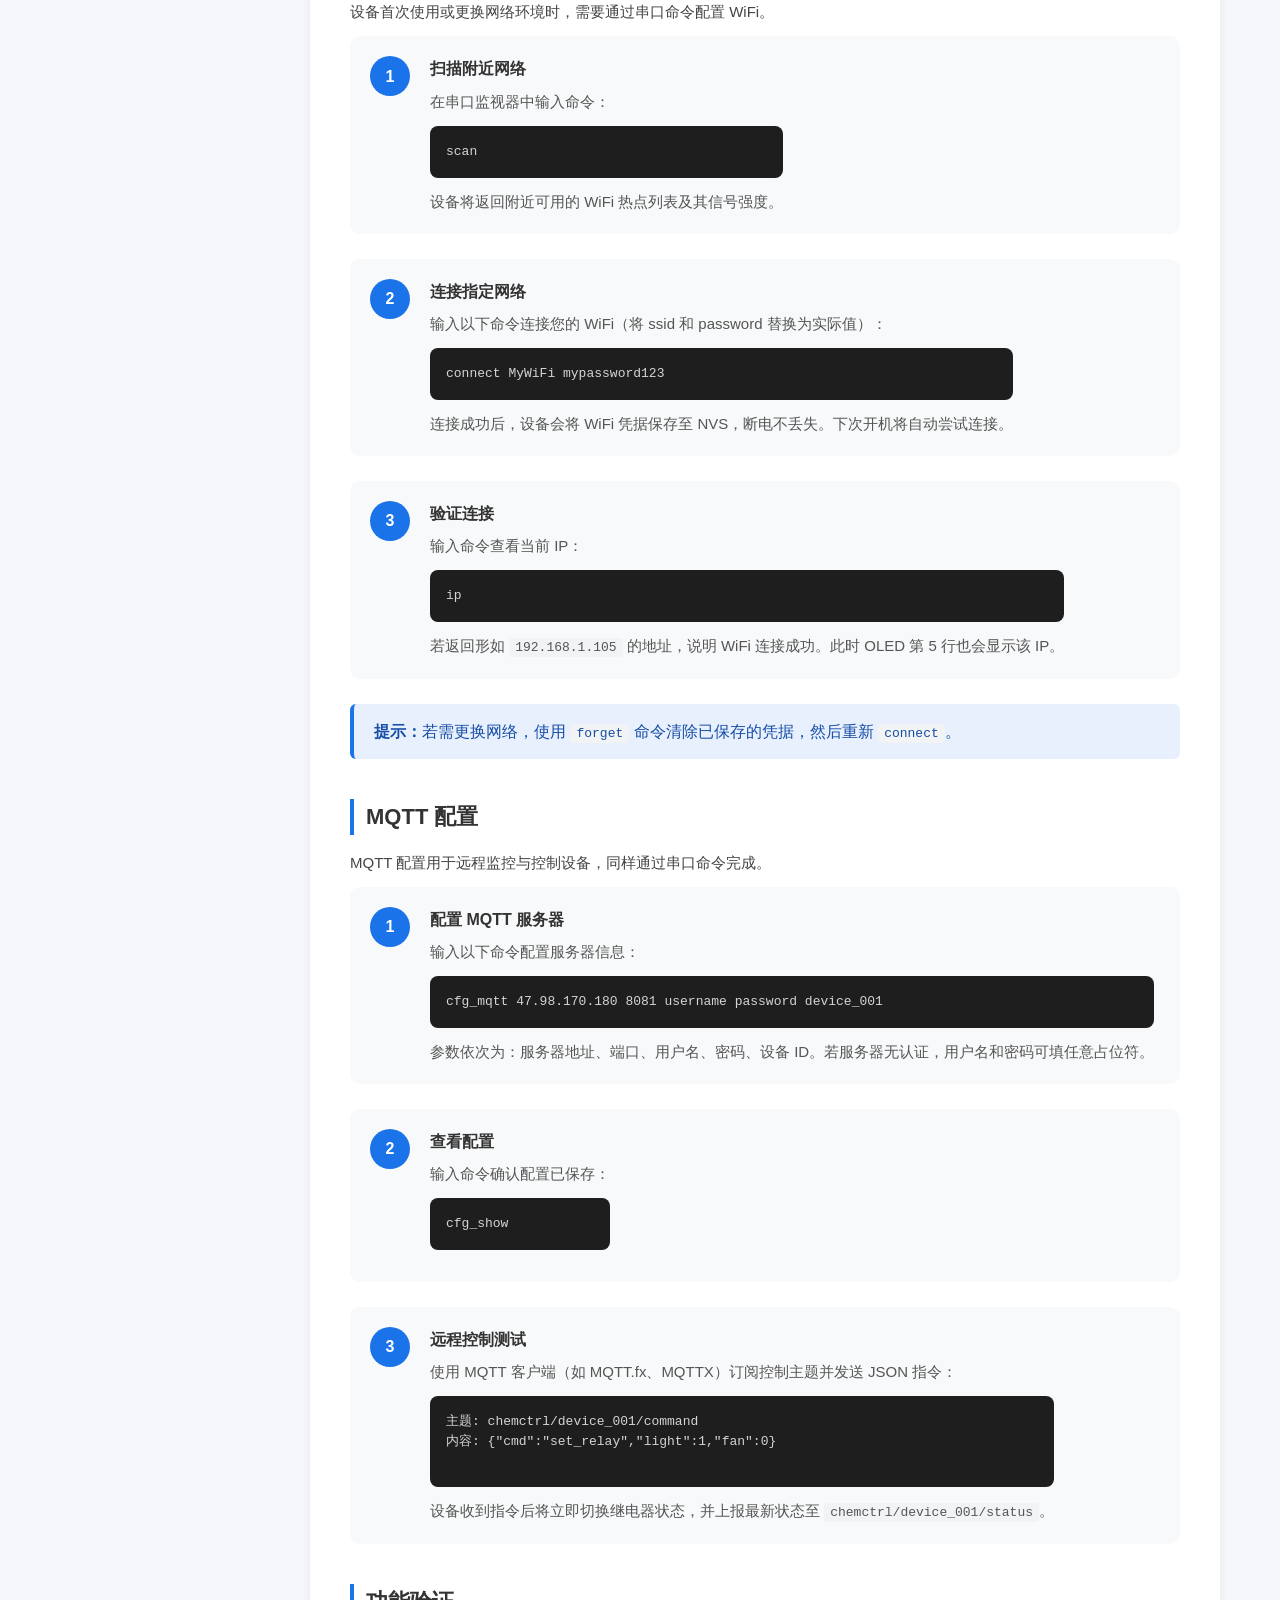
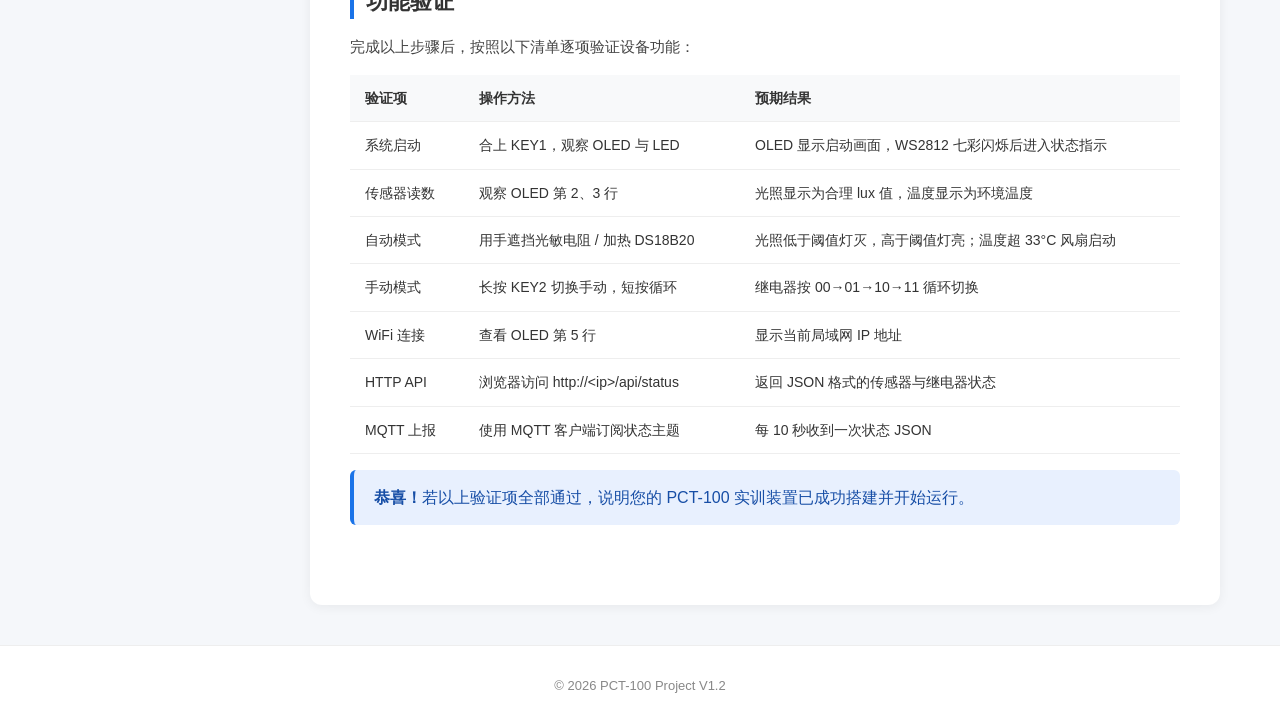
<file: PCT_100/guide.html>
<!DOCTYPE html>
<html lang="zh-CN">
<head>
  <meta charset="UTF-8">
  <meta name="viewport" content="width=device-width, initial-scale=1.0">
  <title>快速上手 - PCT-100 化工控制实训装置</title>
  <link rel="stylesheet" href="css/style.css">
</head>
<body>

  <!-- 顶部导航 -->
  <nav class="top-nav">
    <div class="logo">PCT-100</div>
    <ul>
      <li><a href="index.html">产品说明书</a></li>
      <li><a href="guide.html" class="active">快速上手</a></li>
      <li><a href="downloads.html">下载中心</a></li>
    </ul>
  </nav>

  <!-- 主体 -->
  <div class="main-container">
    <!-- 左侧锚点菜单 -->
    <aside class="sidebar">
      <h3>上手目录</h3>
      <ul>
        <li><a href="#prepare">准备工作</a></li>
        <li><a href="#wiring">硬件接线</a></li>
        <li><a href="#env">开发环境</a></li>
        <li><a href="#upload">烧录固件</a></li>
        <li><a href="#wifi">WiFi 配网</a></li>
        <li><a href="#mqtt">MQTT 配置</a></li>
        <li><a href="#test">功能验证</a></li>
      </ul>
    </aside>

    <main class="content">
      <h1>快速上手指南</h1>
      <p class="subtitle">从开箱到运行的完整步骤，15 分钟搭建您的化工控制实训平台</p>

      <!-- 准备工作 -->
      <section id="prepare">
        <h2>准备工作</h2>
        <p>在开始之前，请确认您已备齐以下硬件与软件：</p>
        <h3>硬件清单</h3>
        <ul>
          <li>ESP32-DevKitC 开发板 × 1</li>
          <li>SH1106 OLED 128×64 I2C 显示屏 × 1</li>
          <li>GL5516 光敏电阻 + 10kΩ 分压电阻 × 1</li>
          <li>DS18B20 温度传感器 + 4.7kΩ 上拉电阻 × 1</li>
          <li>2 路继电器模块（5V 光耦隔离）× 1</li>
          <li>WS2812 RGB LED × 1</li>
          <li>自锁按键（KEY1）+ 轻触按键（KEY2）× 各 1</li>
          <li>USB 数据线（支持数据传输）× 1</li>
          <li>杜邦线若干、洞洞板或面包板 × 1</li>
        </ul>

        <h3>软件清单</h3>
        <ul>
          <li>Visual Studio Code</li>
          <li>PlatformIO IDE 插件</li>
          <li>CH340 / CP2102 驱动（根据开发板 USB 转串芯片安装）</li>
        </ul>
      </section>

      <!-- 硬件接线 -->
      <section id="wiring">
        <h2>硬件接线</h2>
        <p>按照下表将各模块与 ESP32 连接。建议使用不同颜色的杜邦线区分电源、地线与信号线。</p>

        <div class="warning-box">
          <strong>重要提醒：</strong>GPIO17 与 GPIO18 在本项目中为保留引脚，<strong>严禁</strong>用于任何外设接线。
        </div>

        <table class="data-table">
          <thead>
            <tr><th>模块</th><th>信号</th><th>ESP32 引脚</th><th>备注</th></tr>
          </thead>
          <tbody>
            <tr><td>OLED</td><td>SDA</td><td>GPIO4</td><td>I2C 数据线</td></tr>
            <tr><td>OLED</td><td>SCL</td><td>GPIO5</td><td>I2C 时钟线</td></tr>
            <tr><td>OLED</td><td>VCC</td><td>3.3V</td><td></td></tr>
            <tr><td>OLED</td><td>GND</td><td>GND</td><td></td></tr>
            <tr><td>光敏电阻</td><td>信号</td><td>GPIO1</td><td>ADC 输入，串联 10kΩ 电阻分压</td></tr>
            <tr><td>DS18B20</td><td>信号</td><td>GPIO10</td><td>1-Wire 总线，并联 4.7kΩ 上拉至 3.3V</td></tr>
            <tr><td>继电器-灯</td><td>控制</td><td>GPIO6</td><td>高电平触发</td></tr>
            <tr><td>继电器-风扇</td><td>控制</td><td>GPIO7</td><td>高电平触发</td></tr>
            <tr><td>继电器</td><td>VCC</td><td>5V</td><td>继电器模块需 5V 供电</td></tr>
            <tr><td>继电器</td><td>GND</td><td>GND</td><td></td></tr>
            <tr><td>WS2812</td><td>信号</td><td>GPIO0</td><td>建议串联 470Ω 电阻</td></tr>
            <tr><td>KEY1</td><td>信号</td><td>GPIO20</td><td>自锁按键，一端接 GPIO20，一端接 3.3V</td></tr>
            <tr><td>KEY2</td><td>信号</td><td>GPIO21</td><td>轻触按键，一端接 GPIO21，一端接 3.3V</td></tr>
          </tbody>
        </table>

        <div class="info-box">
          <strong>接线提示：</strong>KEY1 与 KEY2 均使用 <code>INPUT_PULLDOWN</code> 模式，因此按键另一端只需接 3.3V，无需额外下拉电阻。
        </div>
      </section>

      <!-- 开发环境 -->
      <section id="env">
        <h2>开发环境搭建</h2>

        <div class="step">
          <div class="step-number">1</div>
          <div class="step-content">
            <h4>安装 VS Code 与 PlatformIO</h4>
            <p>下载安装 Visual Studio Code，在扩展市场中搜索并安装 "PlatformIO IDE" 插件。安装完成后左侧活动栏会出现 PlatformIO 蚂蚁图标。</p>
          </div>
        </div>

        <div class="step">
          <div class="step-number">2</div>
          <div class="step-content">
            <h4>安装 USB 转串驱动</h4>
            <p>根据您的 ESP32 开发板搭载的 USB 芯片安装对应驱动：</p>
            <ul>
              <li>CP2102（Silicon Labs）— 官网下载 CP210x 驱动</li>
              <li>CH340（南京沁恒）— 官网下载 CH340 驱动</li>
            </ul>
          </div>
        </div>

        <div class="step">
          <div class="step-number">3</div>
          <div class="step-content">
            <h4>配置 platformio.ini</h4>
            <p>在项目根目录创建 <code>platformio.ini</code>，内容如下：</p>
            <pre>
[env:esp32dev]
platform = espressif32
board = esp32dev
framework = arduino
lib_deps =
    olikraus/U8g2 @ ^2.34.0
    adafruit/Adafruit NeoPixel @ ^1.12.0
    paulstoffregen/OneWire @ ^2.3.0
    milesburton/DallasTemperature @ ^3.9.0
    knolleary/PubSubClient @ ^2.8
    bblanchon/ArduinoJson @ ^6.21.0
monitor_speed = 115200
            </pre>
          </div>
        </div>
      </section>

      <!-- 烧录固件 -->
      <section id="upload">
        <h2>烧录固件</h2>

        <div class="step">
          <div class="step-number">1</div>
          <div class="step-content">
            <h4>连接开发板</h4>
            <p>使用 USB 数据线将 ESP32 开发板连接至电脑。在 VS Code 底部状态栏选择正确的串口（如 COM3 或 /dev/ttyUSB0）。</p>
          </div>
        </div>

        <div class="step">
          <div class="step-number">2</div>
          <div class="step-content">
            <h4>编译与上传</h4>
            <p>点击 PlatformIO 工具栏的 <strong>Build</strong>（对勾图标）编译项目。编译成功后点击 <strong>Upload</strong>（箭头图标）将固件烧录至 ESP32。</p>
            <p>若上传失败提示 "Failed to connect to ESP32"，请在点击 Upload 的同时按住开发板上的 <strong>BOOT</strong> 按键，直到出现 "Connecting..." 提示后松开。</p>
          </div>
        </div>

        <div class="step">
          <div class="step-number">3</div>
          <div class="step-content">
            <h4>查看串口输出</h4>
            <p>点击 PlatformIO 工具栏的 <strong>Serial Monitor</strong>（插头图标），波特率设置为 115200。正常启动后应看到系统初始化日志与 WiFi 连接状态。</p>
          </div>
        </div>
      </section>

      <!-- WiFi 配网 -->
      <section id="wifi">
        <h2>WiFi 配网</h2>
        <p>设备首次使用或更换网络环境时，需要通过串口命令配置 WiFi。</p>

        <div class="step">
          <div class="step-number">1</div>
          <div class="step-content">
            <h4>扫描附近网络</h4>
            <p>在串口监视器中输入命令：</p>
            <pre>scan</pre>
            <p>设备将返回附近可用的 WiFi 热点列表及其信号强度。</p>
          </div>
        </div>

        <div class="step">
          <div class="step-number">2</div>
          <div class="step-content">
            <h4>连接指定网络</h4>
            <p>输入以下命令连接您的 WiFi（将 ssid 和 password 替换为实际值）：</p>
            <pre>connect MyWiFi mypassword123</pre>
            <p>连接成功后，设备会将 WiFi 凭据保存至 NVS，断电不丢失。下次开机将自动尝试连接。</p>
          </div>
        </div>

        <div class="step">
          <div class="step-number">3</div>
          <div class="step-content">
            <h4>验证连接</h4>
            <p>输入命令查看当前 IP：</p>
            <pre>ip</pre>
            <p>若返回形如 <code>192.168.1.105</code> 的地址，说明 WiFi 连接成功。此时 OLED 第 5 行也会显示该 IP。</p>
          </div>
        </div>

        <div class="info-box">
          <strong>提示：</strong>若需更换网络，使用 <code>forget</code> 命令清除已保存的凭据，然后重新 <code>connect</code>。
        </div>
      </section>

      <!-- MQTT 配置 -->
      <section id="mqtt">
        <h2>MQTT 配置</h2>
        <p>MQTT 配置用于远程监控与控制设备，同样通过串口命令完成。</p>

        <div class="step">
          <div class="step-number">1</div>
          <div class="step-content">
            <h4>配置 MQTT 服务器</h4>
            <p>输入以下命令配置服务器信息：</p>
            <pre>cfg_mqtt 47.98.170.180 8081 username password device_001</pre>
            <p>参数依次为：服务器地址、端口、用户名、密码、设备 ID。若服务器无认证，用户名和密码可填任意占位符。</p>
          </div>
        </div>

        <div class="step">
          <div class="step-number">2</div>
          <div class="step-content">
            <h4>查看配置</h4>
            <p>输入命令确认配置已保存：</p>
            <pre>cfg_show</pre>
          </div>
        </div>

        <div class="step">
          <div class="step-number">3</div>
          <div class="step-content">
            <h4>远程控制测试</h4>
            <p>使用 MQTT 客户端（如 MQTT.fx、MQTTX）订阅控制主题并发送 JSON 指令：</p>
            <pre>
主题: chemctrl/device_001/command
内容: {"cmd":"set_relay","light":1,"fan":0}
            </pre>
            <p>设备收到指令后将立即切换继电器状态，并上报最新状态至 <code>chemctrl/device_001/status</code>。</p>
          </div>
        </div>
      </section>

      <!-- 功能验证 -->
      <section id="test">
        <h2>功能验证</h2>
        <p>完成以上步骤后，按照以下清单逐项验证设备功能：</p>

        <table class="data-table">
          <thead>
            <tr><th>验证项</th><th>操作方法</th><th>预期结果</th></tr>
          </thead>
          <tbody>
            <tr>
              <td>系统启动</td>
              <td>合上 KEY1，观察 OLED 与 LED</td>
              <td>OLED 显示启动画面，WS2812 七彩闪烁后进入状态指示</td>
            </tr>
            <tr>
              <td>传感器读数</td>
              <td>观察 OLED 第 2、3 行</td>
              <td>光照显示为合理 lux 值，温度显示为环境温度</td>
            </tr>
            <tr>
              <td>自动模式</td>
              <td>用手遮挡光敏电阻 / 加热 DS18B20</td>
              <td>光照低于阈值灯灭，高于阈值灯亮；温度超 33°C 风扇启动</td>
            </tr>
            <tr>
              <td>手动模式</td>
              <td>长按 KEY2 切换手动，短按循环</td>
              <td>继电器按 00→01→10→11 循环切换</td>
            </tr>
            <tr>
              <td>WiFi 连接</td>
              <td>查看 OLED 第 5 行</td>
              <td>显示当前局域网 IP 地址</td>
            </tr>
            <tr>
              <td>HTTP API</td>
              <td>浏览器访问 http://&lt;ip&gt;/api/status</td>
              <td>返回 JSON 格式的传感器与继电器状态</td>
            </tr>
            <tr>
              <td>MQTT 上报</td>
              <td>使用 MQTT 客户端订阅状态主题</td>
              <td>每 10 秒收到一次状态 JSON</td>
            </tr>
          </tbody>
        </table>

        <div class="info-box">
          <strong>恭喜！</strong>若以上验证项全部通过，说明您的 PCT-100 实训装置已成功搭建并开始运行。
        </div>
      </section>

    </main>
  </div>

  <footer>© 2026 PCT-100 Project V1.2</footer>

</body>
</html>
</file>
<file: css/style.css>
/* ============================================================
   PCT-100 化工控制实训装置 - 产品说明书网站样式
   主题：深蓝科技风 + 青色点缀
   ============================================================ */

/* ---- 变量 ---- */
:root {
  --primary: #0d47a1;
  --primary-light: #1565c0;
  --accent: #00bcd4;
  --accent-light: #b2ebf2;
  --bg: #f0f4f8;
  --card-bg: #ffffff;
  --text: #263238;
  --text-secondary: #546e7a;
  --border: #e0e6ed;
  --warning: #ff8f00;
  --warning-bg: #fff8e1;
  --info-bg: #e1f5fe;
  --danger: #d32f2f;
  --success: #2e7d32;
  --radius: 12px;
  --shadow-card: 0 2px 16px rgba(0,0,0,0.06);
  --shadow-hover: 0 8px 32px rgba(13,71,161,0.12);
}

/* ---- 基础 ---- */
* { margin: 0; padding: 0; box-sizing: border-box; }

html { scroll-behavior: smooth; }

body {
  font-family: -apple-system, BlinkMacSystemFont, "Segoe UI", "PingFang SC", "Microsoft YaHei", "Helvetica Neue", sans-serif;
  background: var(--bg);
  color: var(--text);
  line-height: 1.7;
}

/* ---- 顶部导航 ---- */
.top-nav {
  position: fixed;
  top: 0; left: 0; right: 0;
  height: 64px;
  background: rgba(13,71,161,0.98);
  backdrop-filter: blur(10px);
  box-shadow: 0 2px 20px rgba(0,0,0,0.15);
  display: flex;
  align-items: center;
  justify-content: space-between;
  padding: 0 48px;
  z-index: 1000;
}

.logo {
  font-size: 24px;
  font-weight: 800;
  color: #fff;
  letter-spacing: 3px;
}

.logo span {
  color: var(--accent);
}

.top-nav ul {
  list-style: none;
  display: flex;
  gap: 8px;
}

.top-nav a {
  text-decoration: none;
  color: rgba(255,255,255,0.75);
  font-size: 15px;
  padding: 8px 20px;
  border-radius: 20px;
  transition: all 0.25s;
  font-weight: 500;
}

.top-nav a:hover {
  color: #fff;
  background: rgba(255,255,255,0.12);
}

.top-nav a.active {
  color: #fff;
  background: var(--accent);
  font-weight: 700;
}

/* ---- Hero 横幅 ---- */
.hero {
  background: linear-gradient(135deg, #0d47a1 0%, #1565c0 30%, #00838f 100%);
  padding: 100px 48px 80px;
  text-align: center;
  position: relative;
  overflow: hidden;
}

.hero::before {
  content: "";
  position: absolute;
  inset: 0;
  background:
    radial-gradient(circle at 20% 80%, rgba(0,188,212,0.15) 0%, transparent 50%),
    radial-gradient(circle at 80% 20%, rgba(255,255,255,0.08) 0%, transparent 50%);
  pointer-events: none;
}

.hero::after {
  content: "";
  position: absolute;
  bottom: -2px; left: 0; right: 0;
  height: 60px;
  background: linear-gradient(to top, var(--bg), transparent);
}

.hero h1 {
  font-size: 42px;
  color: #fff;
  margin-bottom: 16px;
  font-weight: 800;
  position: relative;
  z-index: 1;
}

.hero .hero-subtitle {
  font-size: 18px;
  color: rgba(255,255,255,0.8);
  max-width: 700px;
  margin: 0 auto 32px;
  position: relative;
  z-index: 1;
}

.hero-stats {
  display: flex;
  justify-content: center;
  gap: 48px;
  position: relative;
  z-index: 1;
}

.hero-stat {
  text-align: center;
}

.hero-stat .num {
  font-size: 36px;
  font-weight: 800;
  color: var(--accent);
}

.hero-stat .label {
  font-size: 14px;
  color: rgba(255,255,255,0.7);
  margin-top: 4px;
}

/* ---- 主体 ---- */
.main-container {
  display: flex;
  max-width: 1260px;
  margin: 0 auto 48px;
  padding: 0 24px;
  gap: 32px;
}

/* ---- 侧边栏 ---- */
.sidebar {
  width: 240px;
  flex-shrink: 0;
  position: sticky;
  top: 88px;
  height: fit-content;
  background: var(--card-bg);
  border-radius: var(--radius);
  box-shadow: var(--shadow-card);
  padding: 24px;
  border: 1px solid var(--border);
}

.sidebar h3 {
  font-size: 14px;
  color: var(--primary);
  text-transform: uppercase;
  letter-spacing: 2px;
  margin-bottom: 18px;
  padding-bottom: 12px;
  border-bottom: 2px solid var(--accent);
}

.sidebar ul { list-style: none; }

.sidebar li { margin-bottom: 4px; }

.sidebar a {
  display: block;
  text-decoration: none;
  color: var(--text-secondary);
  font-size: 14px;
  padding: 8px 14px;
  border-radius: 6px;
  transition: all 0.2s;
  border-left: 3px solid transparent;
}

.sidebar a:hover {
  background: var(--info-bg);
  color: var(--primary);
  border-left-color: var(--accent);
  padding-left: 18px;
}

/* ---- 内容区 ---- */
.content {
  flex: 1;
  min-width: 0;
}

.content section {
  background: var(--card-bg);
  border-radius: var(--radius);
  padding: 36px;
  margin-bottom: 28px;
  box-shadow: var(--shadow-card);
  border: 1px solid var(--border);
  transition: box-shadow 0.3s;
}

.content section:hover {
  box-shadow: var(--shadow-hover);
}

.content h2 {
  font-size: 24px;
  color: var(--primary);
  margin-bottom: 20px;
  padding-bottom: 12px;
  border-bottom: 2px solid var(--border);
  display: flex;
  align-items: center;
  gap: 10px;
}

.content h2 .section-icon {
  width: 32px;
  height: 32px;
  background: linear-gradient(135deg, var(--primary), var(--accent));
  border-radius: 8px;
  display: inline-flex;
  align-items: center;
  justify-content: center;
  color: #fff;
  font-size: 16px;
  flex-shrink: 0;
}

.content h3 {
  font-size: 18px;
  color: var(--primary-light);
  margin: 24px 0 12px;
  display: flex;
  align-items: center;
  gap: 8px;
}

.content h3::before {
  content: "";
  width: 6px;
  height: 20px;
  background: var(--accent);
  border-radius: 3px;
  display: inline-block;
}

.content p {
  margin-bottom: 14px;
  color: var(--text-secondary);
  font-size: 15px;
}

.content ul, .content ol {
  margin-left: 22px;
  margin-bottom: 14px;
}

.content li {
  margin-bottom: 8px;
  color: var(--text-secondary);
  font-size: 15px;
}

/* ---- 亮点网格 ---- */
.highlights-grid {
  display: grid;
  grid-template-columns: repeat(2, 1fr);
  gap: 20px;
  margin: 20px 0;
}

.highlight-card {
  background: linear-gradient(135deg, #f8fbff 0%, #e8f0fe 100%);
  border: 1px solid #dce8f5;
  border-radius: var(--radius);
  padding: 24px;
  transition: transform 0.25s, box-shadow 0.25s;
  position: relative;
  overflow: hidden;
}

.highlight-card::after {
  content: "";
  position: absolute;
  top: -20px; right: -20px;
  width: 80px; height: 80px;
  background: var(--accent);
  opacity: 0.06;
  border-radius: 50%;
}

.highlight-card:hover {
  transform: translateY(-4px);
  box-shadow: 0 8px 28px rgba(13,71,161,0.12);
}

.highlight-card .hl-icon {
  font-size: 28px;
  margin-bottom: 10px;
}

.highlight-card h4 {
  font-size: 16px;
  color: var(--primary);
  margin-bottom: 8px;
  font-weight: 700;
}

.highlight-card p {
  font-size: 13.5px;
  color: var(--text-secondary);
  margin-bottom: 0;
  line-height: 1.6;
}

/* ---- 架构图 (SVG占位) ---- */
.arch-diagram {
  background: linear-gradient(135deg, #f5f9ff 0%, #e8f4fd 100%);
  border: 2px dashed #bdd7ee;
  border-radius: var(--radius);
  padding: 28px 20px;
  text-align: center;
  margin: 20px 0;
}

.arch-diagram svg {
  max-width: 100%;
  height: auto;
}

/* ---- 场景卡片 ---- */
.scenarios-bar {
  display: flex;
  flex-wrap: wrap;
  gap: 12px;
  margin-top: 16px;
}

.scenario-tag {
  padding: 8px 20px;
  background: #fff;
  border: 2px solid #dce8f5;
  border-radius: 24px;
  font-size: 13px;
  color: var(--primary);
  transition: all 0.25s;
  cursor: default;
  font-weight: 500;
}

.scenario-tag:hover {
  border-color: var(--accent);
  background: var(--info-bg);
  transform: translateY(-2px);
  box-shadow: 0 4px 12px rgba(0,188,212,0.15);
}

/* ---- 表格 ---- */
.data-table {
  width: 100%;
  border-collapse: collapse;
  margin: 18px 0;
  font-size: 14px;
  border-radius: 8px;
  overflow: hidden;
  box-shadow: 0 1px 6px rgba(0,0,0,0.04);
}

.data-table th {
  background: var(--primary);
  color: #fff;
  padding: 14px 16px;
  font-weight: 600;
  text-align: left;
  font-size: 13px;
  letter-spacing: 0.5px;
}

.data-table td {
  padding: 13px 16px;
  border-bottom: 1px solid var(--border);
  color: var(--text-secondary);
}

.data-table tr:nth-child(even) {
  background: #f8fafc;
}

.data-table tr:hover {
  background: var(--info-bg);
}

/* ---- 代码块 ---- */
pre {
  background: #1a2332;
  color: #aac8e4;
  padding: 20px;
  border-radius: var(--radius);
  overflow-x: auto;
  font-size: 13px;
  line-height: 1.6;
  margin: 14px 0;
  border: 1px solid #2a3a4a;
}

code {
  font-family: "SF Mono", "Fira Code", Consolas, monospace;
  background: #e8f0fe;
  color: var(--primary);
  padding: 2px 8px;
  border-radius: 4px;
  font-size: 13px;
}

pre code {
  background: none;
  color: inherit;
  padding: 0;
}

/* ---- 提示框 ---- */
.warning-box,
.info-box,
.success-box {
  padding: 16px 20px;
  border-radius: 10px;
  margin: 18px 0;
  font-size: 14px;
  display: flex;
  align-items: flex-start;
  gap: 12px;
}

.warning-box::before,
.info-box::before,
.success-box::before {
  font-size: 20px;
  flex-shrink: 0;
}

.warning-box {
  background: var(--warning-bg);
  border-left: 4px solid var(--warning);
  color: #6d4c00;
}
.warning-box::before { content: "⚠️"; }

.info-box {
  background: var(--info-bg);
  border-left: 4px solid var(--accent);
  color: #01579b;
}
.info-box::before { content: "💡"; }

.success-box {
  background: #e8f5e9;
  border-left: 4px solid var(--success);
  color: #1b5e20;
}
.success-box::before { content: "✅"; }

/* ---- 页脚 ---- */
footer {
  text-align: center;
  padding: 32px;
  background: #fff;
  border-top: 1px solid var(--border);
  color: #90a4ae;
  font-size: 13px;
}

/* ---- 下载卡片 ---- */
.download-card {
  background: #fff;
  border: 1px solid var(--border);
  border-radius: var(--radius);
  padding: 28px;
  margin-bottom: 20px;
  transition: all 0.25s;
  display: flex;
  gap: 20px;
  align-items: flex-start;
}

.download-card:hover {
  border-color: var(--accent);
  box-shadow: var(--shadow-hover);
  transform: translateY(-3px);
}

.download-card .dc-icon {
  width: 52px;
  height: 52px;
  background: linear-gradient(135deg, var(--primary), var(--accent));
  border-radius: 12px;
  display: flex;
  align-items: center;
  justify-content: center;
  font-size: 24px;
  flex-shrink: 0;
  color: #fff;
}

.download-card .dc-body { flex: 1; }

.download-card h3 {
  font-size: 17px;
  color: var(--text);
  margin: 0 0 8px;
}
.download-card h3::before { display: none; }

.download-card p {
  color: var(--text-secondary);
  font-size: 14px;
  margin-bottom: 14px;
}

.tag {
  display: inline-block;
  padding: 3px 12px;
  background: var(--info-bg);
  color: var(--primary);
  border-radius: 12px;
  font-size: 12px;
  font-weight: 500;
  margin-right: 6px;
}

.btn {
  display: inline-block;
  padding: 10px 28px;
  background: linear-gradient(135deg, var(--primary), var(--primary-light));
  color: #fff;
  text-decoration: none;
  border-radius: 24px;
  font-size: 14px;
  font-weight: 600;
  transition: all 0.25s;
  border: none;
  cursor: pointer;
}

.btn:hover {
  background: linear-gradient(135deg, var(--primary-light), #1976d2);
  box-shadow: 0 4px 16px rgba(13,71,161,0.25);
  transform: translateY(-1px);
}

.btn-accent {
  background: linear-gradient(135deg, #00838f, var(--accent));
}

.btn-accent:hover {
  background: linear-gradient(135deg, var(--accent), #4dd0e1);
}

/* ---- 步骤条 ---- */
.step {
  display: flex;
  gap: 20px;
  margin-bottom: 24px;
  padding: 22px;
  background: #f8fafc;
  border-radius: var(--radius);
  border: 1px solid var(--border);
  transition: all 0.25s;
}

.step:hover {
  border-color: var(--accent);
  box-shadow: 0 2px 12px rgba(0,0,0,0.04);
}

.step-number {
  width: 42px;
  height: 42px;
  background: linear-gradient(135deg, var(--primary), var(--accent));
  color: #fff;
  border-radius: 50%;
  font-weight: 800;
  font-size: 18px;
  display: flex;
  align-items: center;
  justify-content: center;
  flex-shrink: 0;
}

.step-content h4 {
  font-size: 16px;
  color: var(--text);
  margin-bottom: 8px;
}

.step-content p {
  margin-bottom: 0;
  font-size: 14px;
}

.step-content ul {
  margin-bottom: 0;
}

/* ---- 版本时间线 ---- */
.timeline { margin-top: 16px; }

.timeline-item {
  display: flex;
  gap: 16px;
  padding: 12px 0;
  border-bottom: 1px solid var(--border);
}

.timeline-badge {
  width: 64px;
  text-align: center;
  padding: 4px 10px;
  background: var(--primary);
  color: #fff;
  border-radius: 12px;
  font-size: 12px;
  font-weight: 700;
  flex-shrink: 0;
  white-space: nowrap;
}

.timeline-badge.current {
  background: var(--accent);
  color: #004d40;
}

/* ---- 响应式 ---- */
@media (max-width: 960px) {
  .main-container {
    flex-direction: column;
    padding: 0 16px;
  }
  .sidebar {
    width: 100%;
    position: static;
    flex-direction: row;
    overflow-x: auto;
    white-space: nowrap;
    padding: 16px;
  }
  .sidebar ul { display: flex; gap: 8px; }
  .sidebar li { margin: 0; }
  .highlights-grid {
    grid-template-columns: 1fr;
  }
  .top-nav { padding: 0 20px; }
  .hero { padding: 88px 20px 60px; }
  .hero h1 { font-size: 30px; }
  .hero-stats { gap: 28px; }
  .download-card { flex-direction: column; }
  .content section { padding: 24px; }
}

@media (max-width: 600px) {
  .top-nav ul { gap: 2px; }
  .top-nav a { padding: 6px 12px; font-size: 13px; }
  .logo { font-size: 18px; }
  .hero h1 { font-size: 24px; }
  .hero .hero-subtitle { font-size: 14px; }
  .hero-stats { gap: 20px; }
  .hero-stat .num { font-size: 26px; }
}
</file>
<file: PCT_100/css/style.css>
/* PCT-100 化工控制实训装置 - 产品说明书网站样式 */
* { margin: 0; padding: 0; box-sizing: border-box; }

body {
  font-family: -apple-system, BlinkMacSystemFont, "Segoe UI", Roboto, "Helvetica Neue", Arial, "PingFang SC", "Microsoft YaHei", sans-serif;
  background: #f5f7fa;
  color: #333;
  line-height: 1.6;
}

/* 顶部导航 */
.top-nav {
  position: fixed;
  top: 0; left: 0; right: 0;
  height: 60px;
  background: #fff;
  border-bottom: 1px solid #e8e8e8;
  display: flex;
  align-items: center;
  justify-content: space-between;
  padding: 0 40px;
  z-index: 1000;
}

.logo {
  font-size: 22px;
  font-weight: 700;
  color: #1a73e8;
  letter-spacing: 1px;
}

.top-nav ul {
  list-style: none;
  display: flex;
  gap: 30px;
}

.top-nav a {
  text-decoration: none;
  color: #555;
  font-size: 15px;
  padding: 8px 0;
  border-bottom: 2px solid transparent;
  transition: all 0.2s;
}

.top-nav a:hover,
.top-nav a.active {
  color: #1a73e8;
  border-bottom-color: #1a73e8;
}

/* 主体容器 */
.main-container {
  display: flex;
  max-width: 1200px;
  margin: 80px auto 40px;
  padding: 0 20px;
  gap: 30px;
}

/* 侧边栏 */
.sidebar {
  width: 220px;
  flex-shrink: 0;
  position: sticky;
  top: 80px;
  height: fit-content;
}

.sidebar h3 {
  font-size: 16px;
  color: #333;
  margin-bottom: 15px;
  padding-bottom: 10px;
  border-bottom: 2px solid #1a73e8;
}

.sidebar ul {
  list-style: none;
}

.sidebar li {
  margin-bottom: 6px;
}

.sidebar a {
  display: block;
  text-decoration: none;
  color: #555;
  font-size: 14px;
  padding: 8px 12px;
  border-radius: 6px;
  transition: all 0.2s;
}

.sidebar a:hover {
  background: #e8f0fe;
  color: #1a73e8;
}

/* 内容区 */
.content {
  flex: 1;
  background: #fff;
  border-radius: 12px;
  padding: 40px;
  box-shadow: 0 2px 12px rgba(0,0,0,0.06);
}

.content h1 {
  font-size: 32px;
  color: #1a73e8;
  margin-bottom: 10px;
}

.subtitle {
  font-size: 16px;
  color: #666;
  margin-bottom: 30px;
  padding-bottom: 20px;
  border-bottom: 1px solid #eee;
}

.content section {
  margin-bottom: 40px;
}

.content h2 {
  font-size: 22px;
  color: #333;
  margin-bottom: 16px;
  padding-left: 12px;
  border-left: 4px solid #1a73e8;
}

.content p {
  margin-bottom: 12px;
  color: #444;
  font-size: 15px;
}

.content h3 {
  font-size: 18px;
  color: #333;
  margin: 20px 0 12px;
}

.content ul {
  margin-left: 20px;
  margin-bottom: 12px;
}

.content li {
  margin-bottom: 6px;
  color: #444;
  font-size: 15px;
}

/* 核心亮点 */
.highlights {
  display: grid;
  grid-template-columns: repeat(2, 1fr);
  gap: 20px;
  margin: 20px 0;
}

.highlight-item {
  background: #f8f9fa;
  border-radius: 10px;
  padding: 20px;
  border-left: 4px solid #1a73e8;
}

.highlight-item h4 {
  font-size: 15px;
  color: #1a73e8;
  margin-bottom: 8px;
}

.highlight-item p {
  font-size: 14px;
  color: #555;
  margin-bottom: 0;
}

/* 应用场景 */
.scenarios {
  background: #f0f7ff;
  border-radius: 10px;
  padding: 20px 25px;
  margin-top: 20px;
}

.scenarios h3 {
  font-size: 16px;
  color: #1a73e8;
  margin-bottom: 12px;
}

.scenarios ul {
  list-style: none;
  margin-left: 0;
}

.scenarios li {
  padding: 6px 0;
  padding-left: 20px;
  position: relative;
  font-size: 14px;
  color: #444;
}

.scenarios li::before {
  content: "▸";
  position: absolute;
  left: 0;
  color: #1a73e8;
}

/* 表格 */
.data-table {
  width: 100%;
  border-collapse: collapse;
  margin: 16px 0;
  font-size: 14px;
}

.data-table th,
.data-table td {
  padding: 12px 15px;
  text-align: left;
  border-bottom: 1px solid #eee;
}

.data-table th {
  background: #f8f9fa;
  font-weight: 600;
  color: #333;
}

.data-table tr:hover {
  background: #f8f9fa;
}

/* 代码块 */
pre {
  background: #1e1e1e;
  color: #d4d4d4;
  padding: 16px;
  border-radius: 8px;
  overflow-x: auto;
  font-size: 13px;
  line-height: 1.5;
  margin: 12px 0;
}

code {
  font-family: "SFMono-Regular", Consolas, "Liberation Mono", Menlo, monospace;
  background: #f1f3f4;
  padding: 2px 6px;
  border-radius: 4px;
  font-size: 13px;
}

pre code {
  background: none;
  padding: 0;
}

/* 警告框 */
.warning-box {
  background: #fff3cd;
  border-left: 4px solid #ffc107;
  padding: 15px 20px;
  border-radius: 6px;
  margin: 16px 0;
  color: #856404;
}

/* 信息框 */
.info-box {
  background: #e8f0fe;
  border-left: 4px solid #1a73e8;
  padding: 15px 20px;
  border-radius: 6px;
  margin: 16px 0;
  color: #174ea6;
}

/* 页脚 */
footer {
  text-align: center;
  padding: 30px;
  color: #888;
  font-size: 13px;
  border-top: 1px solid #eee;
  background: #fff;
}

/* 下载卡片 */
.download-card {
  background: #fff;
  border: 1px solid #e8e8e8;
  border-radius: 10px;
  padding: 25px;
  margin-bottom: 20px;
  transition: box-shadow 0.2s;
}

.download-card:hover {
  box-shadow: 0 4px 20px rgba(0,0,0,0.08);
}

.download-card h3 {
  font-size: 18px;
  color: #333;
  margin-bottom: 8px;
}

.download-card p {
  color: #666;
  font-size: 14px;
  margin-bottom: 15px;
}

.btn {
  display: inline-block;
  padding: 8px 24px;
  background: #1a73e8;
  color: #fff;
  text-decoration: none;
  border-radius: 6px;
  font-size: 14px;
  transition: background 0.2s;
}

.btn:hover {
  background: #1557b0;
}

/* 步骤 */
.step {
  display: flex;
  gap: 20px;
  margin-bottom: 25px;
  padding: 20px;
  background: #f8f9fa;
  border-radius: 10px;
}

.step-number {
  width: 40px;
  height: 40px;
  background: #1a73e8;
  color: #fff;
  border-radius: 50%;
  display: flex;
  align-items: center;
  justify-content: center;
  font-weight: 700;
  flex-shrink: 0;
}

.step-content h4 {
  margin-bottom: 8px;
  color: #333;
}

.step-content p {
  margin-bottom: 0;
  color: #555;
}

/* 标签 */
.tag {
  display: inline-block;
  padding: 2px 10px;
  background: #e8f0fe;
  color: #1a73e8;
  border-radius: 12px;
  font-size: 12px;
  margin-right: 6px;
}

/* 响应式 */
@media (max-width: 768px) {
  .main-container {
    flex-direction: column;
    margin-top: 70px;
  }
  .sidebar {
    width: 100%;
    position: static;
  }
  .highlights {
    grid-template-columns: 1fr;
  }
  .top-nav {
    padding: 0 20px;
  }
  .content {
    padding: 25px;
  }
  .content h1 {
    font-size: 24px;
  }
}
</file>
